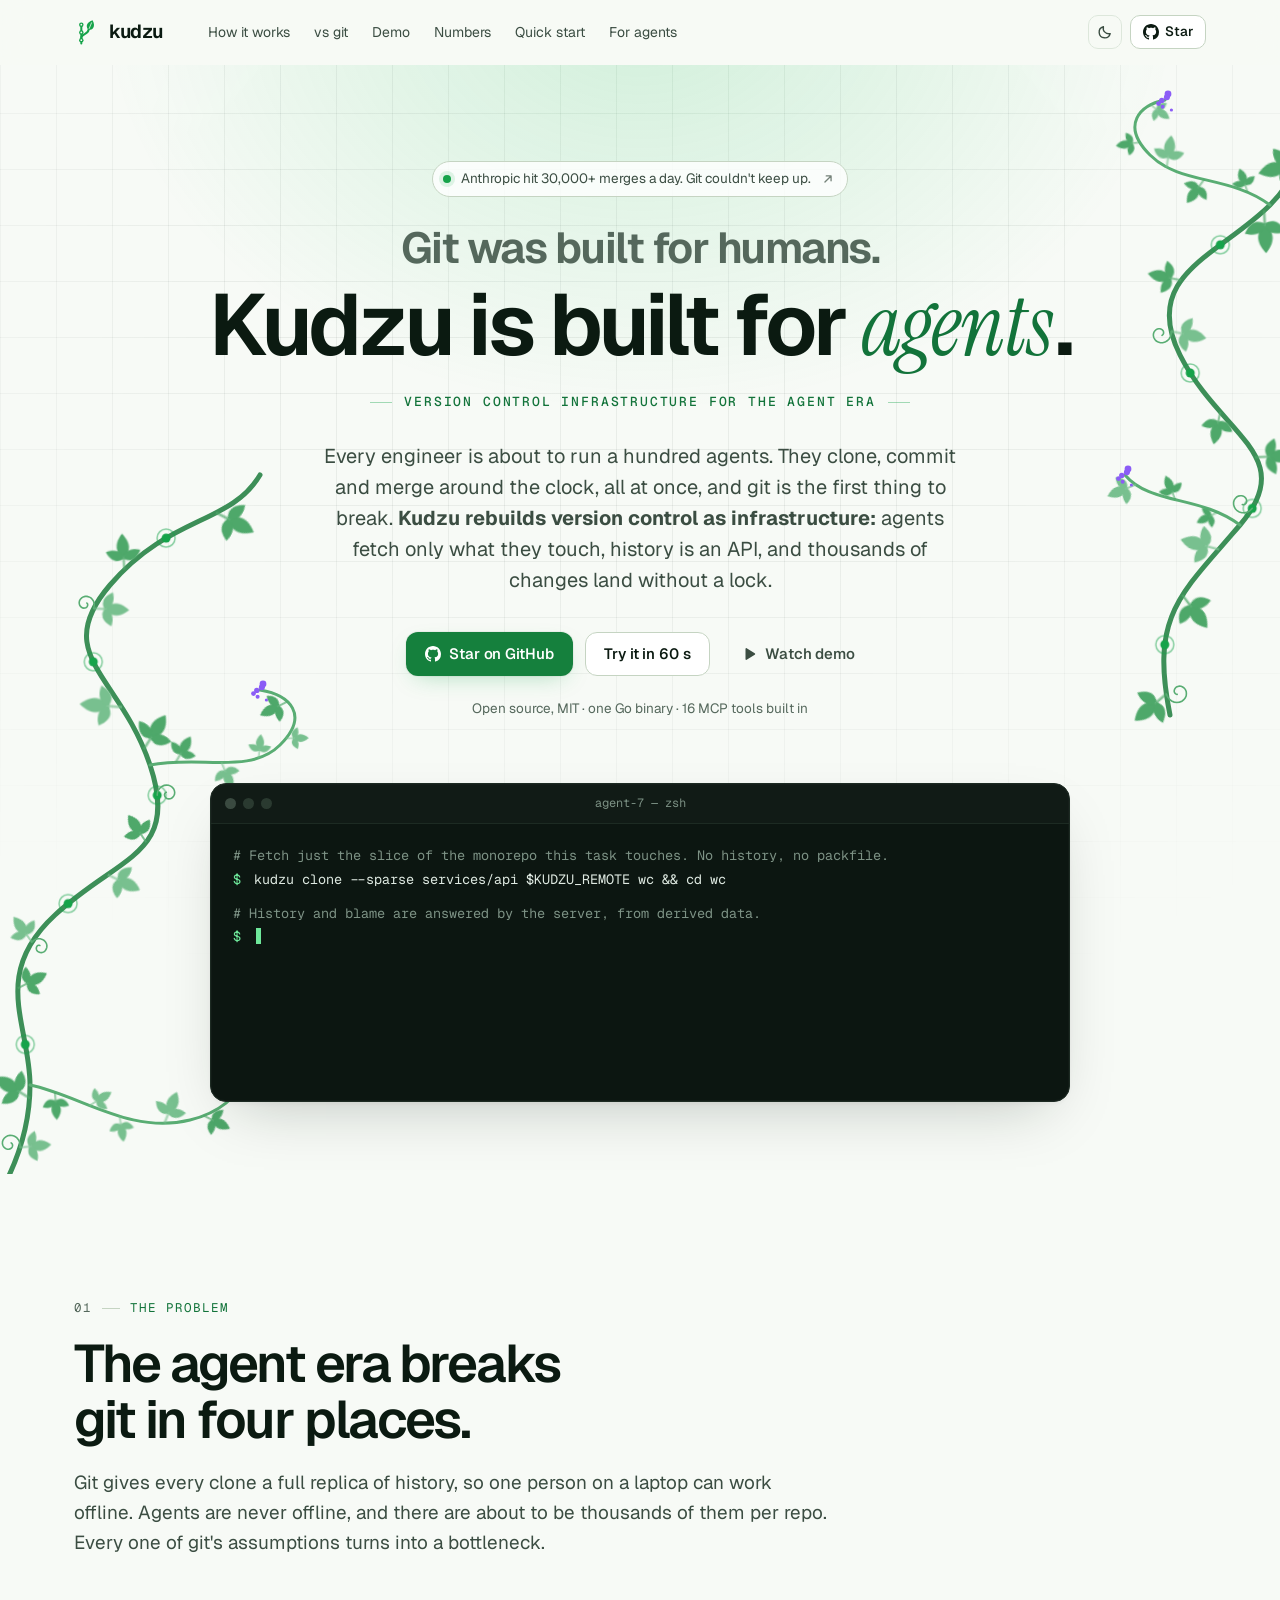
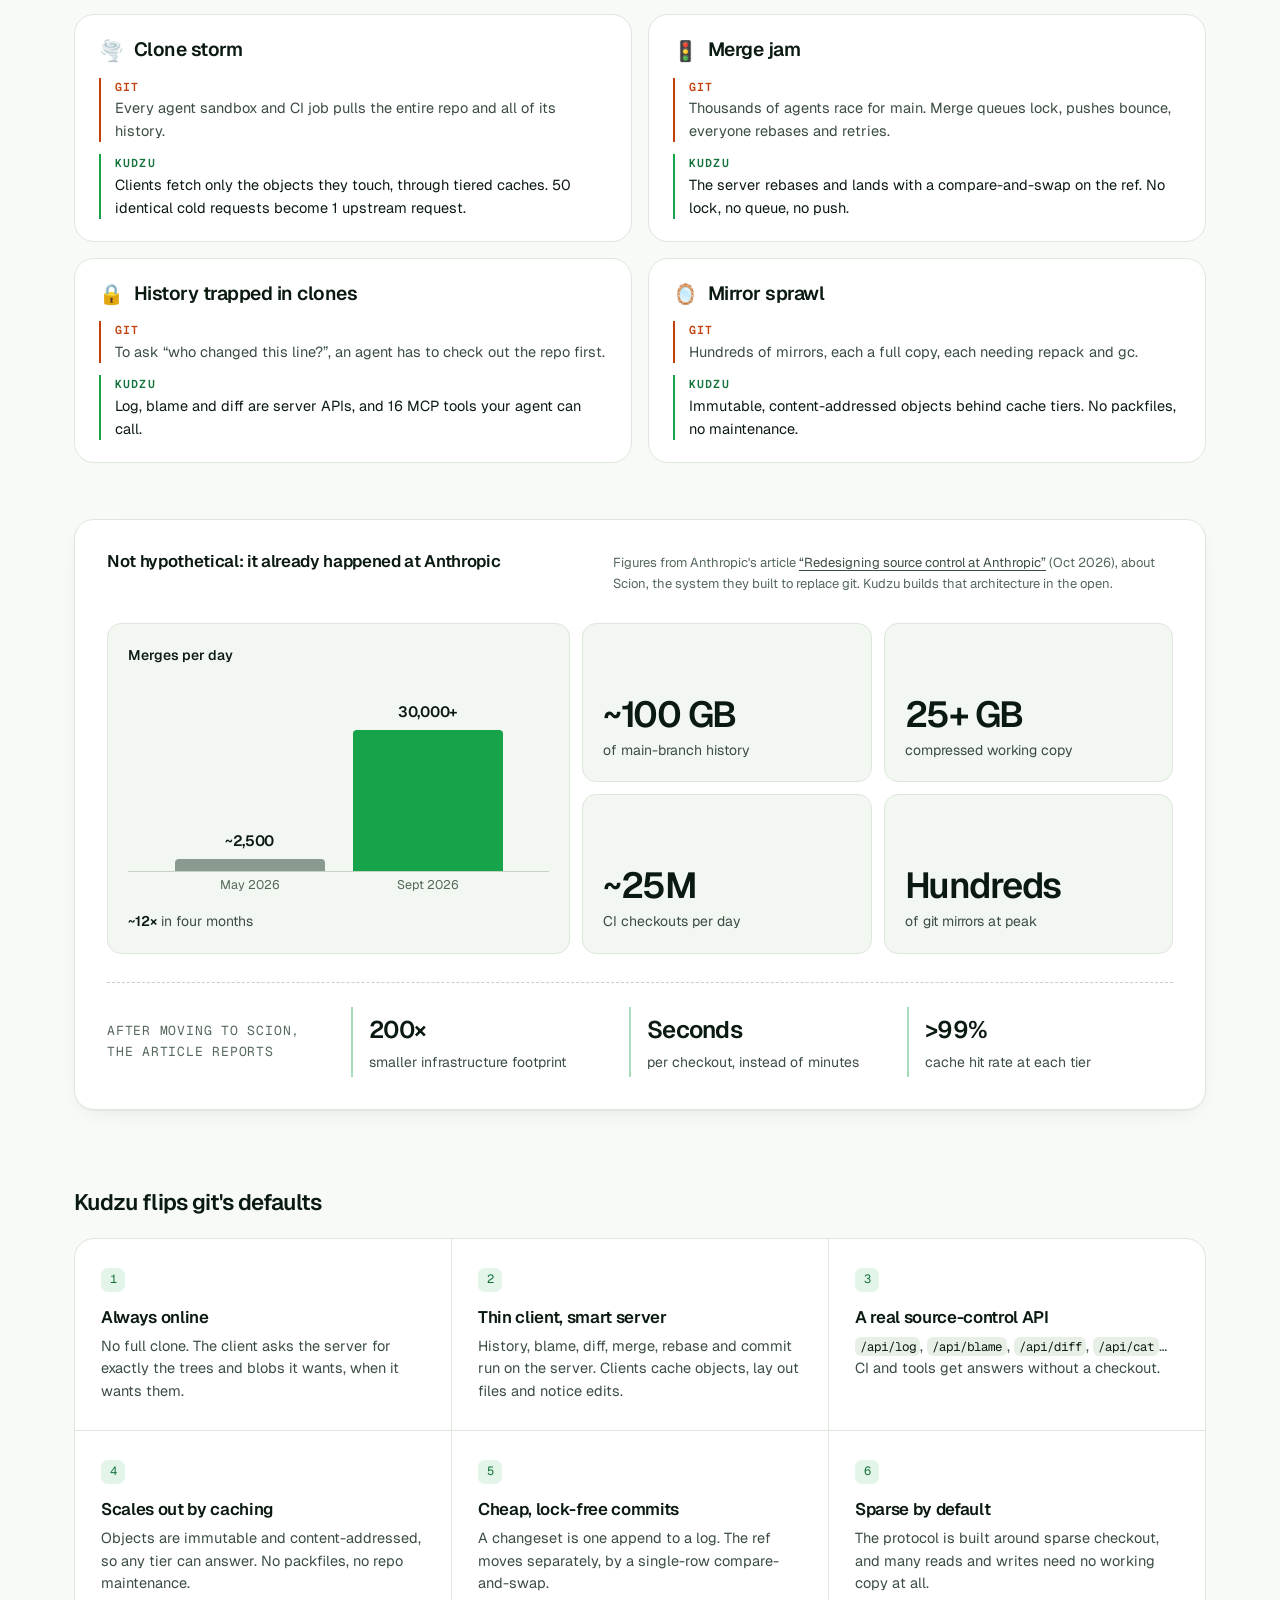
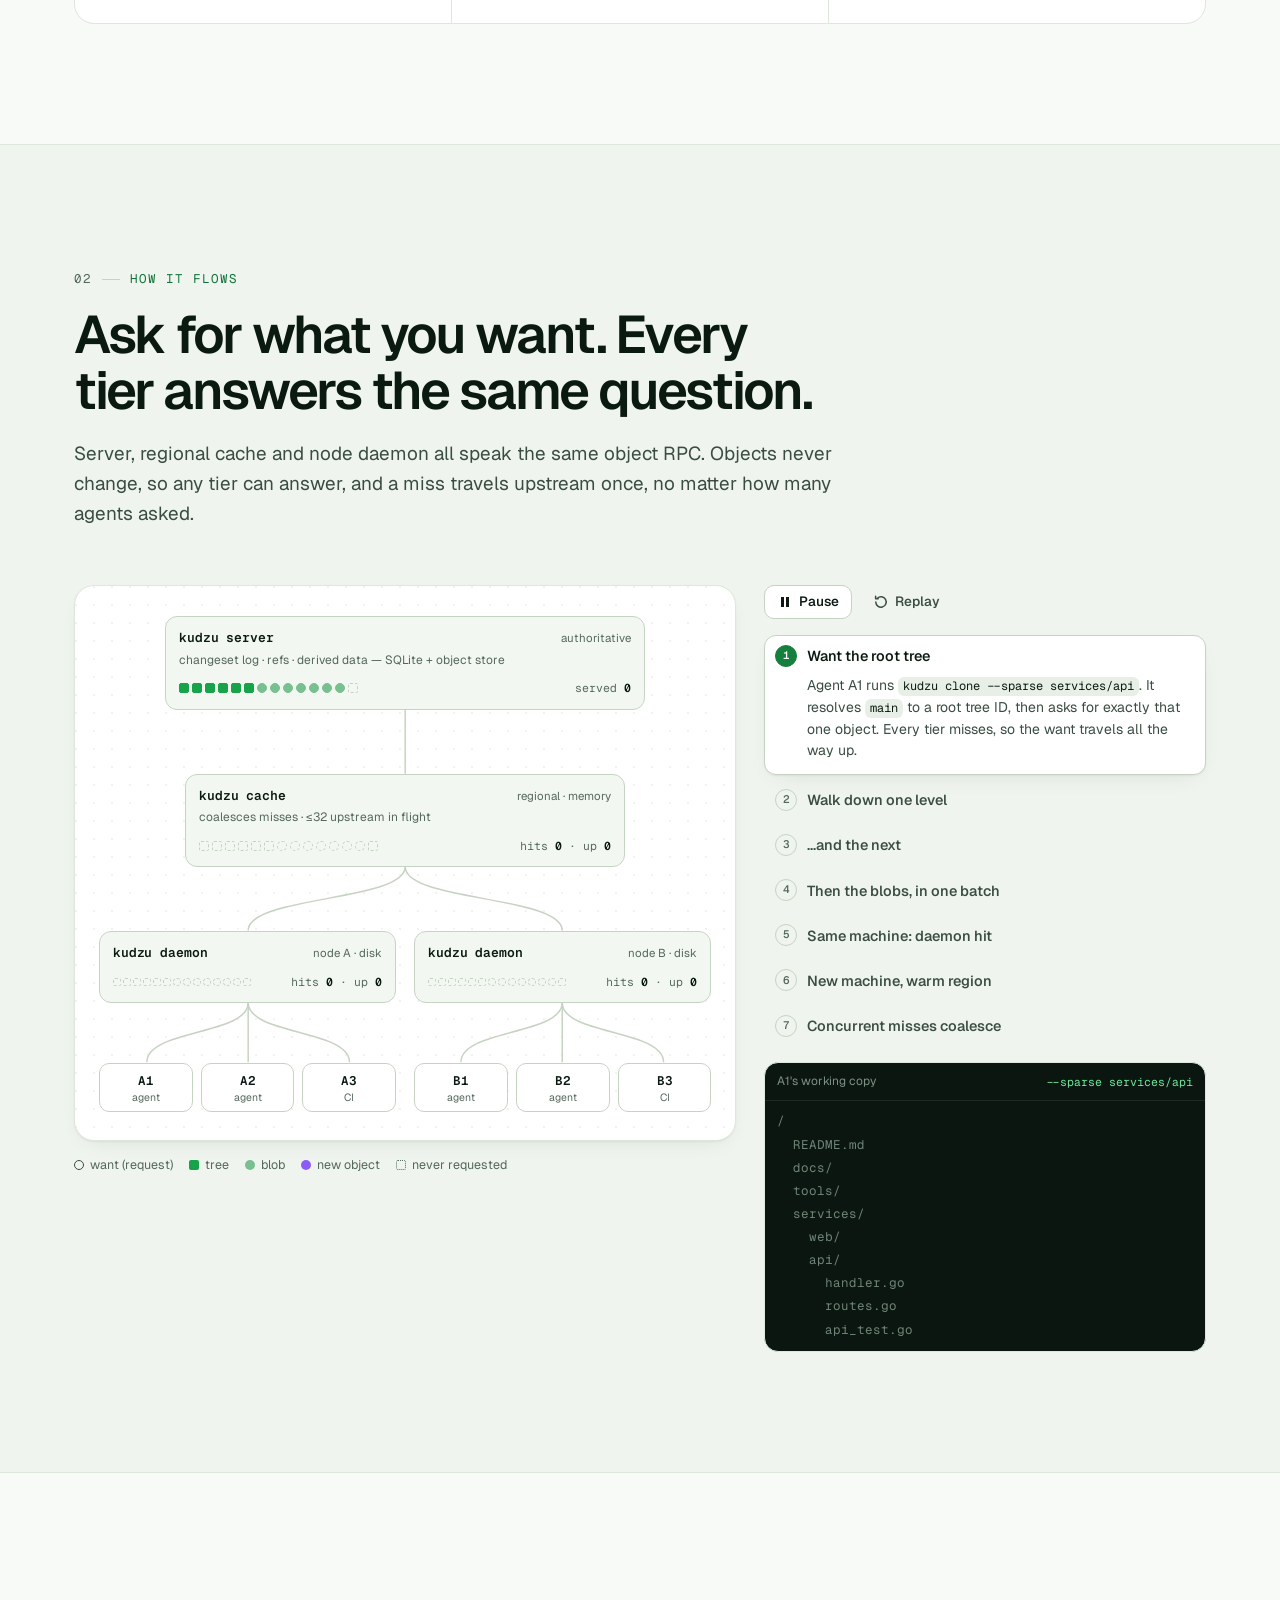
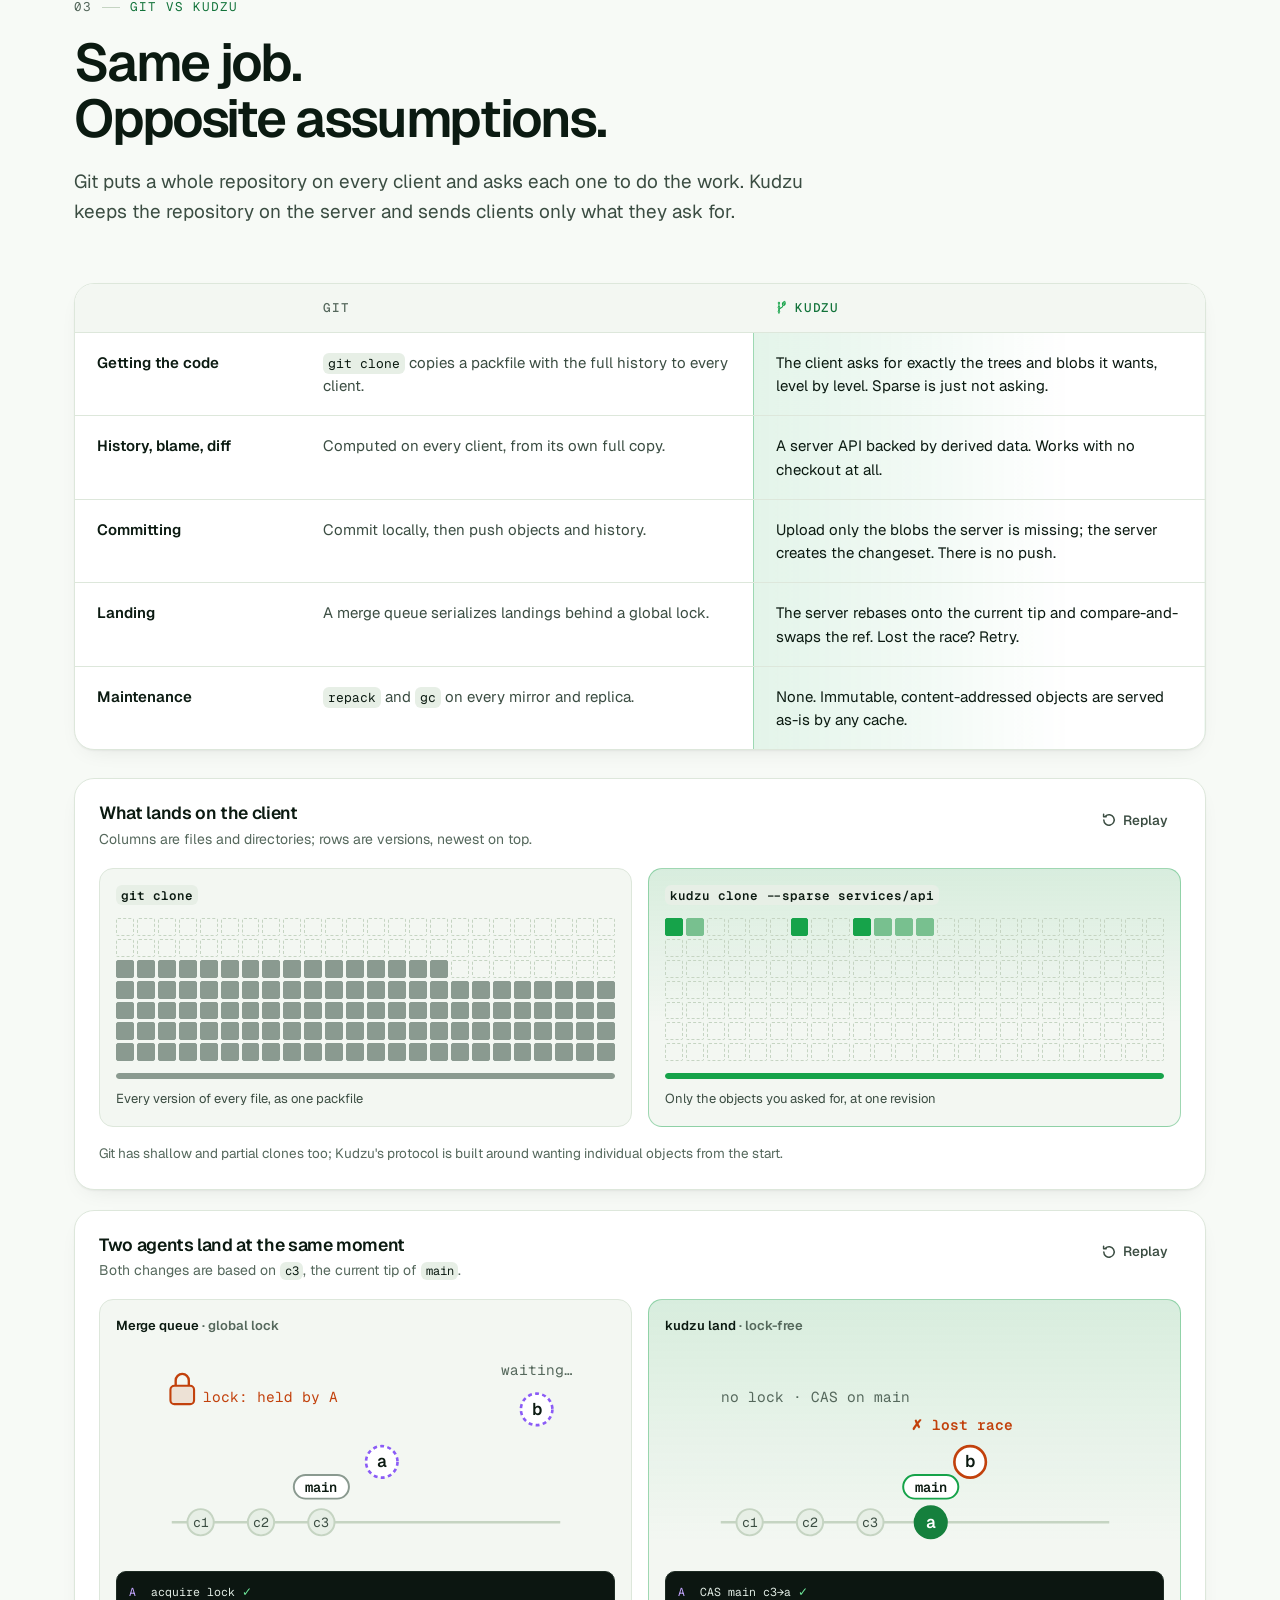
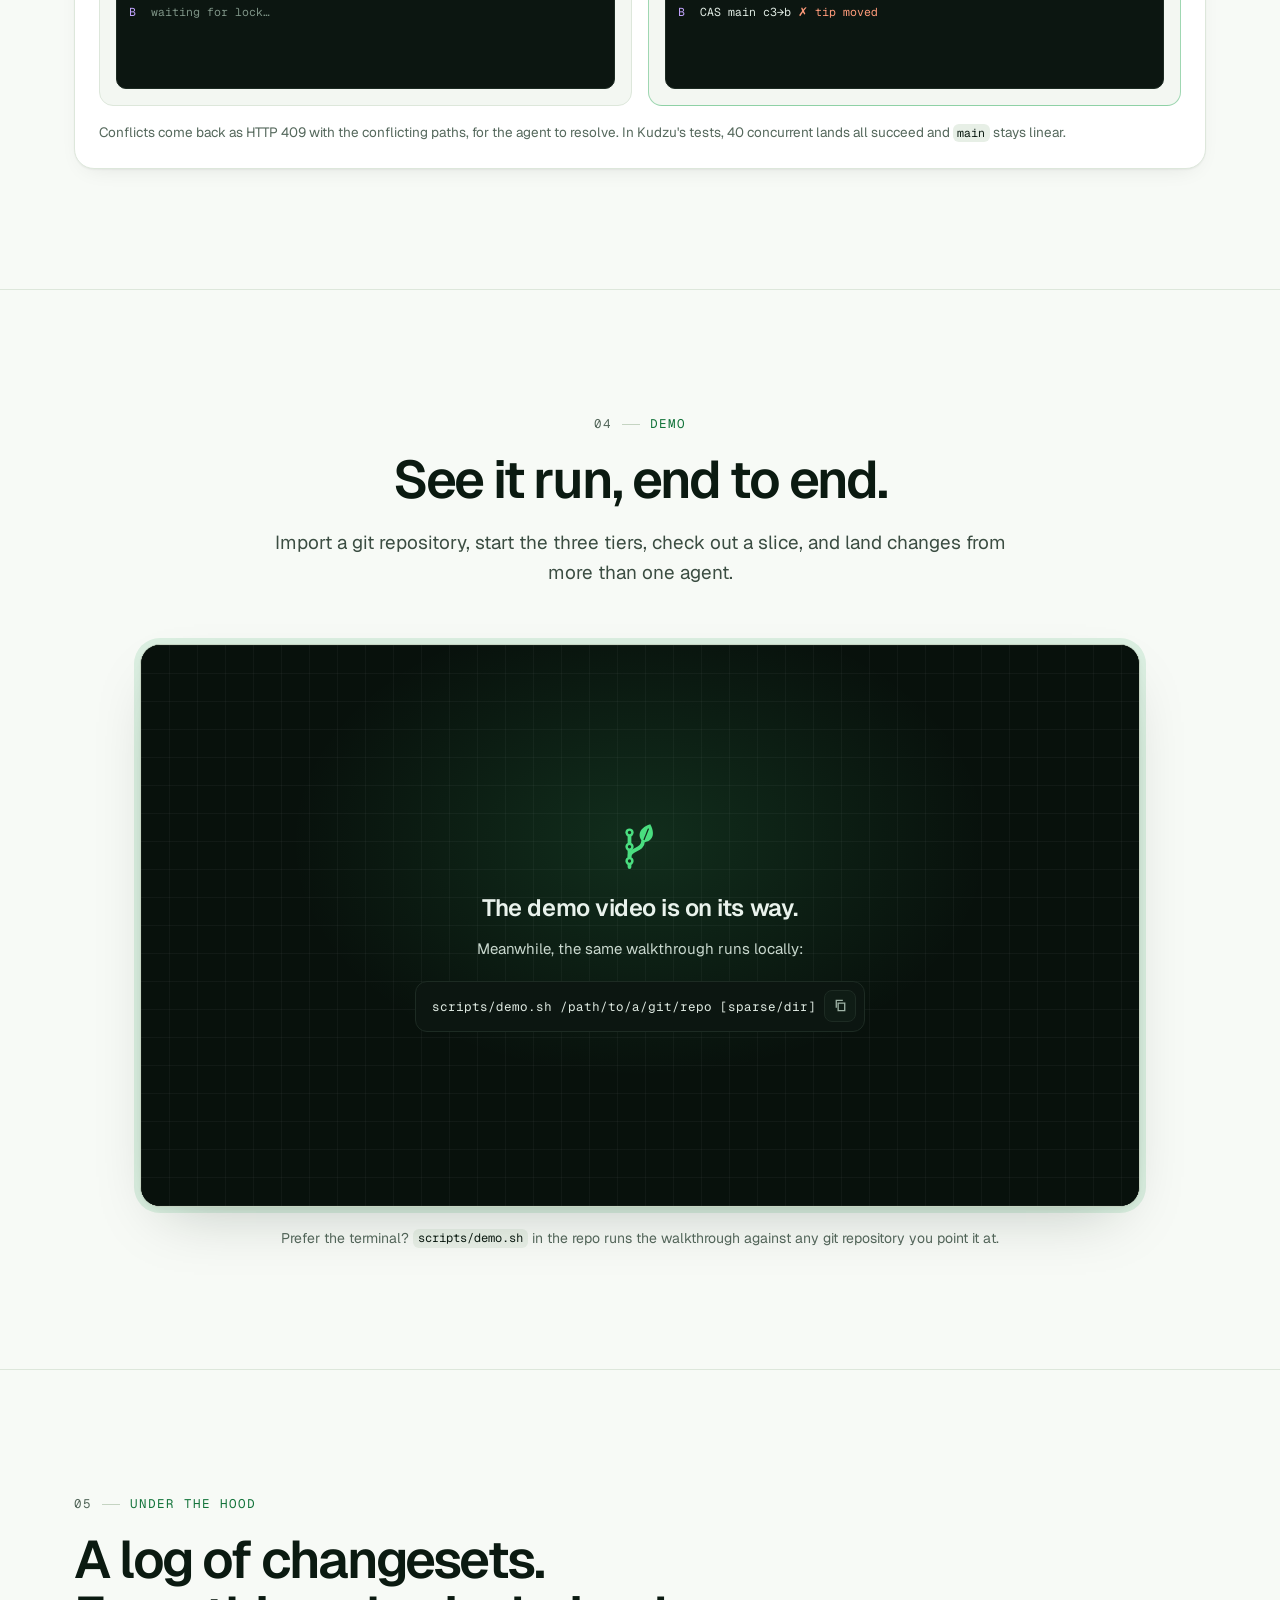
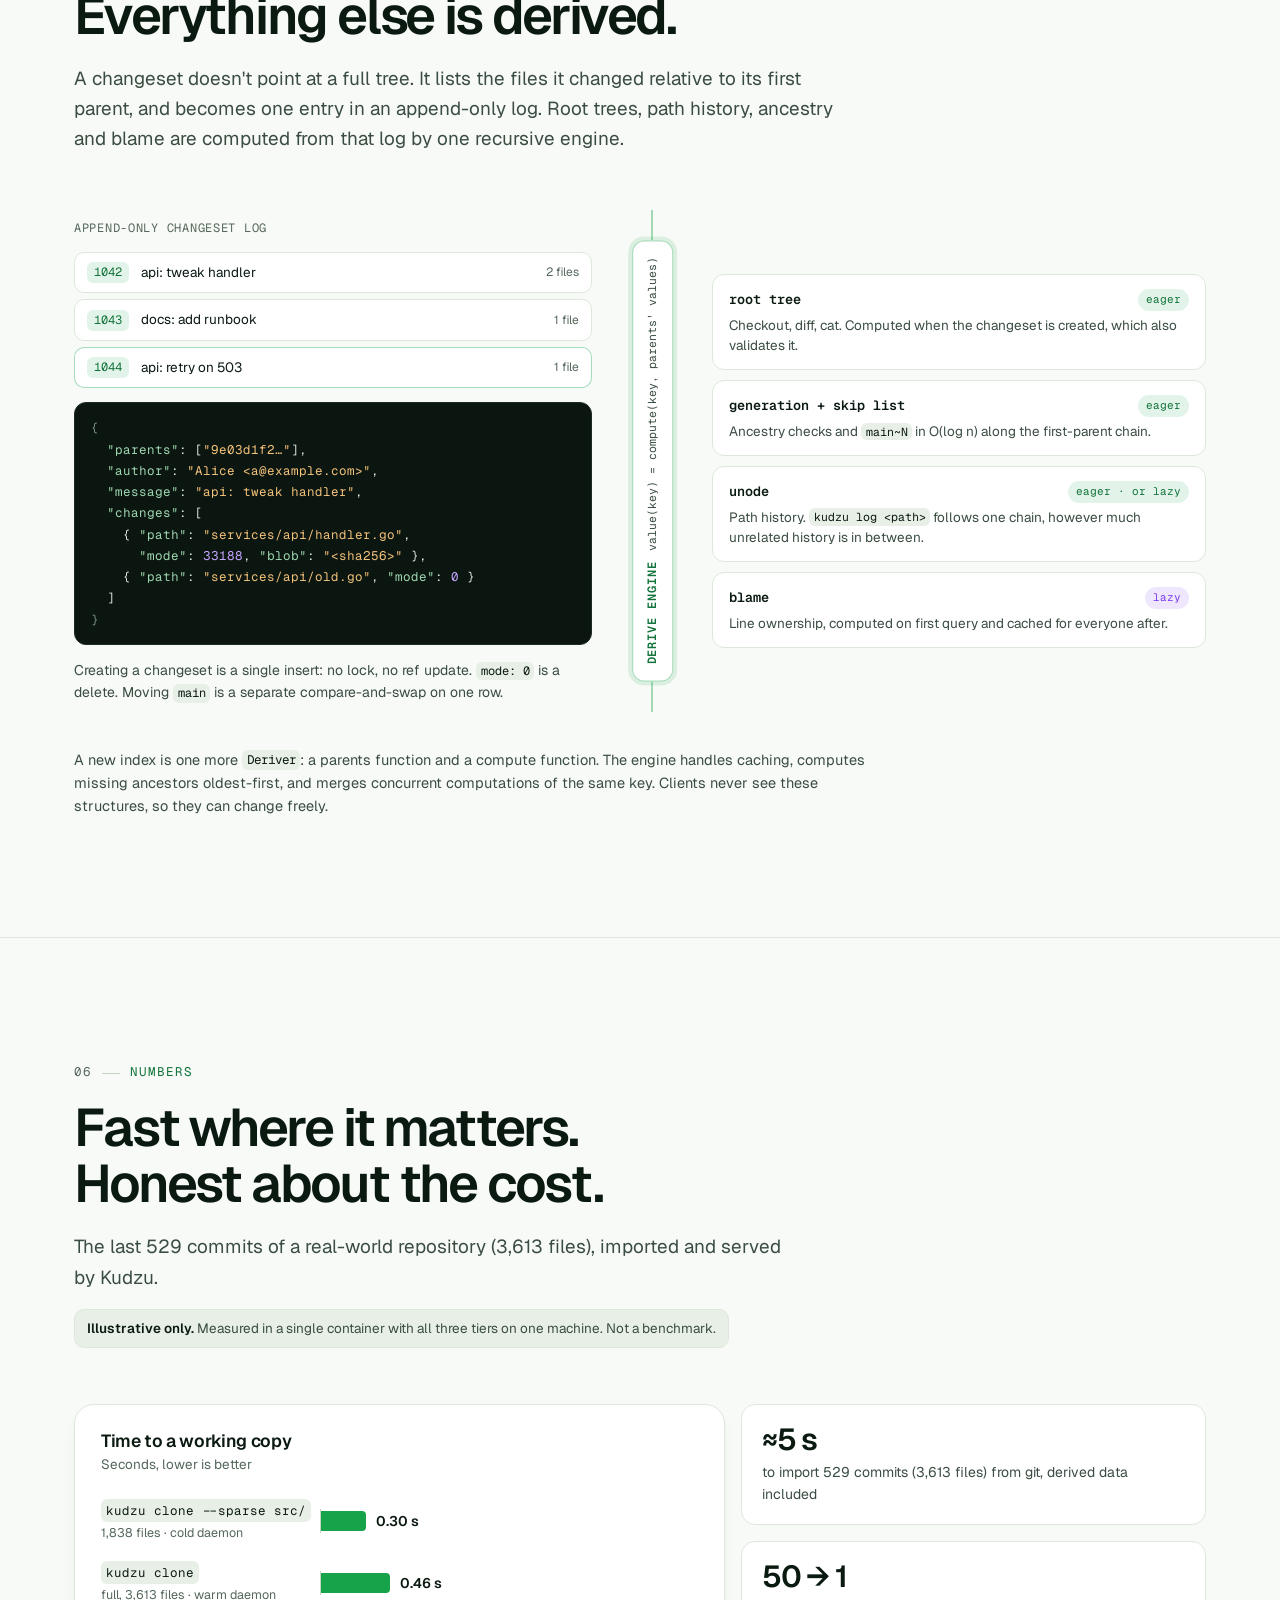
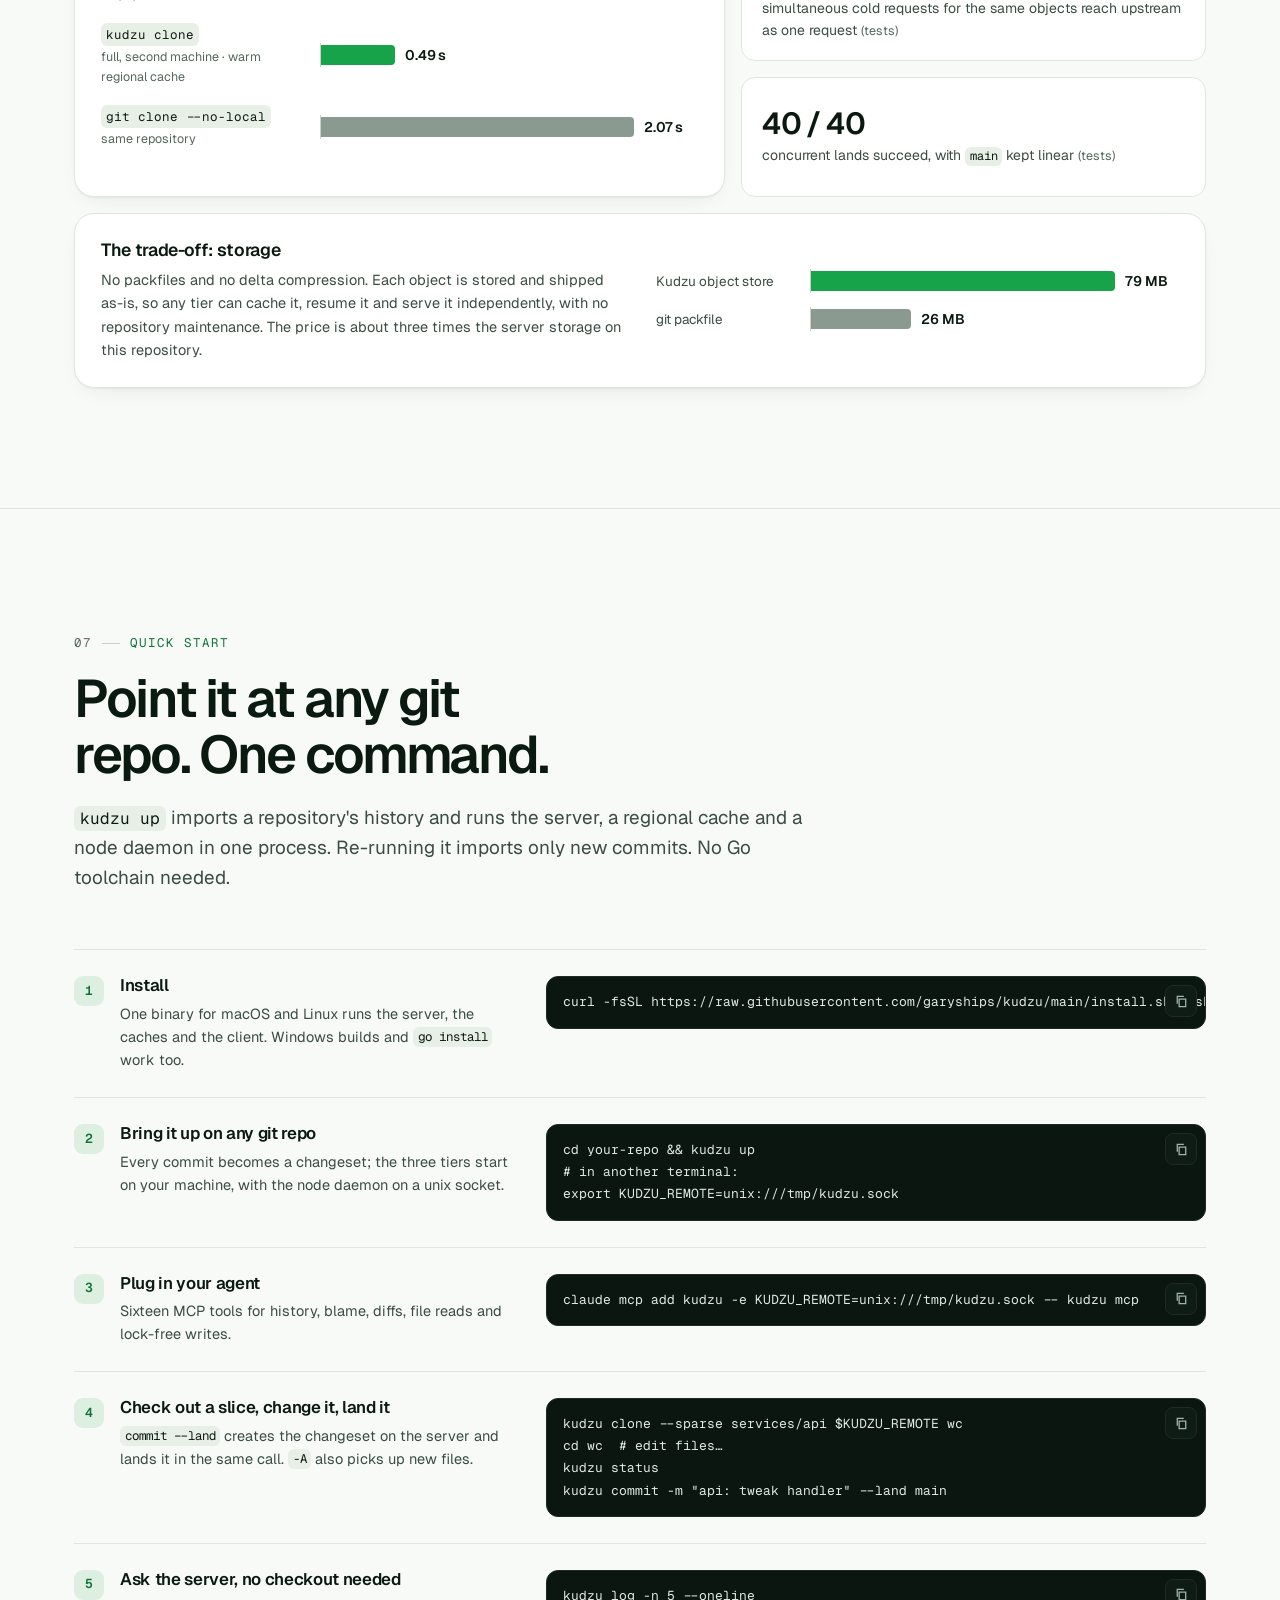
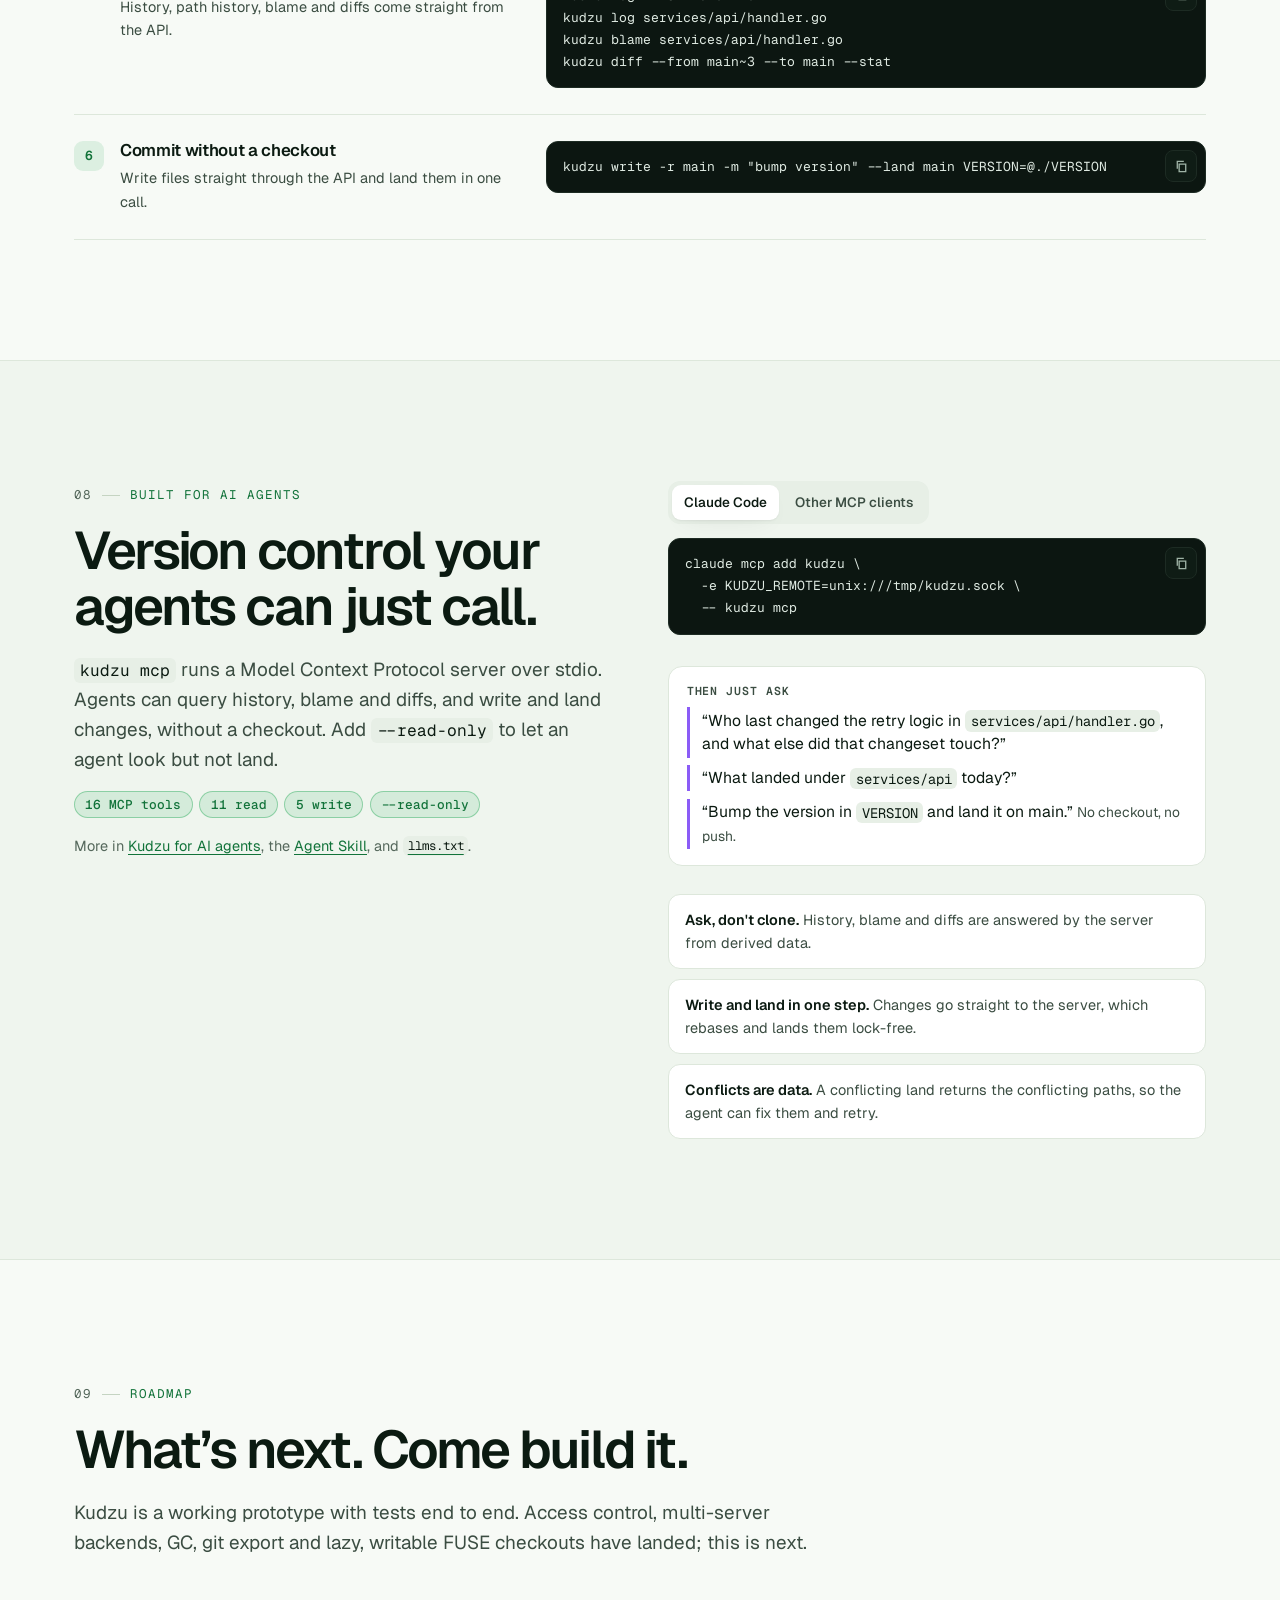
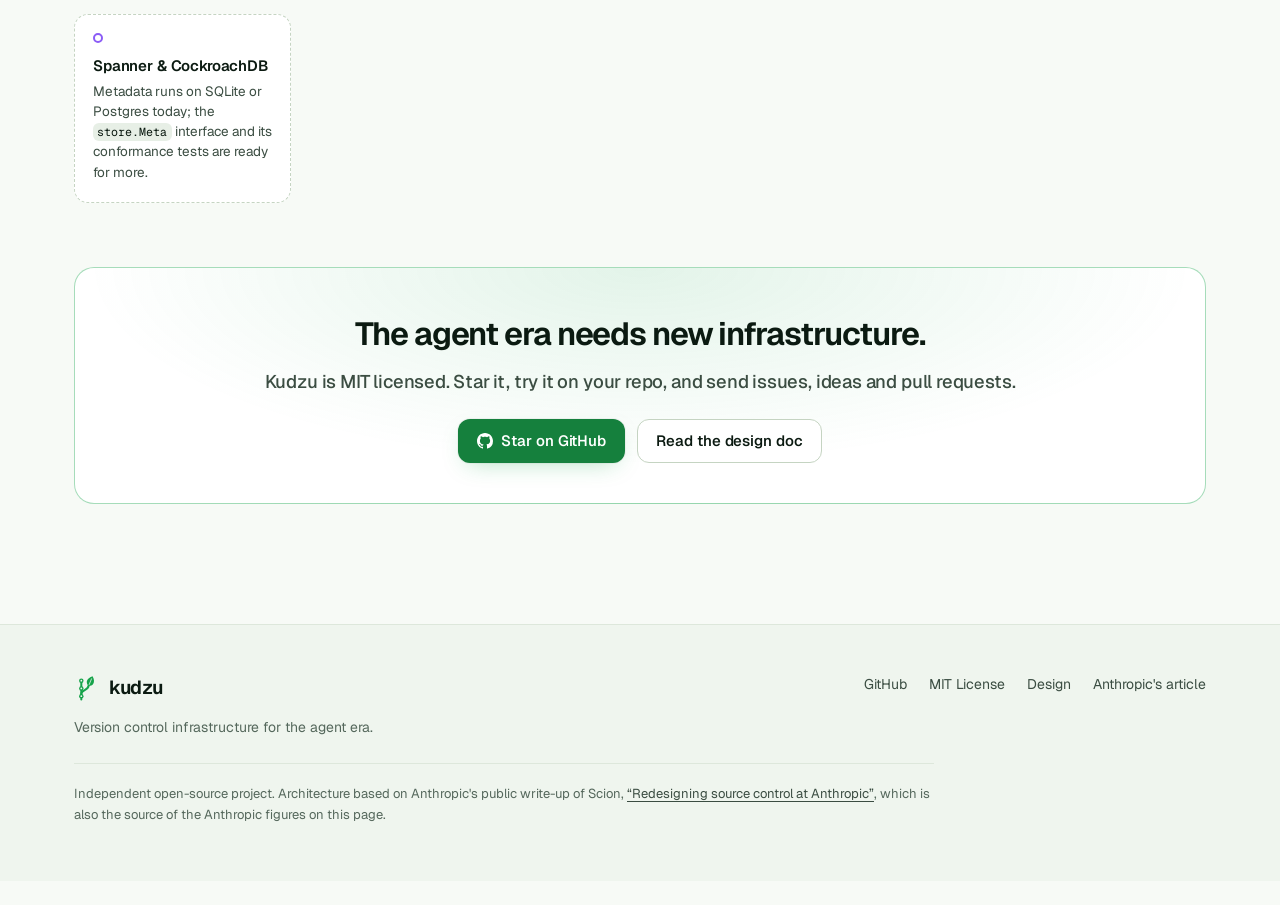
<file: docs/index.html>
<!doctype html>
<html lang="en">
<head>
<meta charset="utf-8">
<meta name="viewport" content="width=device-width, initial-scale=1">
<title>Kudzu — Git was built for humans. Kudzu is built for agents.</title>
<meta name="description" content="Version control infrastructure for the agent era. No full clones, history as an API, lock-free landing for thousands of concurrent agents. MCP-native, open source.">
<meta name="theme-color" content="#07100b" media="(prefers-color-scheme: dark)">
<meta name="theme-color" content="#f7faf6" media="(prefers-color-scheme: light)">
<meta name="color-scheme" content="dark light">
<link rel="canonical" href="https://garyships.github.io/kudzu/">
<link rel="icon" href="assets/site/favicon.svg" type="image/svg+xml">
<link rel="apple-touch-icon" href="assets/logo/kudzu-icon-512.png">

<meta property="og:type" content="website">
<meta property="og:site_name" content="Kudzu">
<meta property="og:url" content="https://garyships.github.io/kudzu/">
<meta property="og:title" content="Kudzu — Git was built for humans. Kudzu is built for agents.">
<meta property="og:description" content="Every engineer is about to run a hundred agents, and git breaks first. Kudzu is version control infrastructure for the agent era. Open source.">
<meta property="og:image" content="https://garyships.github.io/kudzu/assets/site/og.png">
<meta property="og:image:width" content="1200">
<meta property="og:image:height" content="630">
<meta property="og:image:alt" content="Kudzu. Git was built for humans. Kudzu is built for agents. Version control infrastructure for the agent era.">
<meta name="twitter:card" content="summary_large_image">
<meta name="twitter:title" content="Kudzu — Git was built for humans. Kudzu is built for agents.">
<meta name="twitter:description" content="Every engineer is about to run a hundred agents, and git breaks first. Kudzu is version control infrastructure for the agent era. Open source.">
<meta name="twitter:image" content="https://garyships.github.io/kudzu/assets/site/og.png">
<meta name="twitter:image:alt" content="Kudzu. Git was built for humans. Kudzu is built for agents.">

<link rel="preconnect" href="https://fonts.googleapis.com">
<link rel="preconnect" href="https://fonts.gstatic.com" crossorigin>
<link rel="stylesheet" href="https://fonts.googleapis.com/css2?family=Geist:wght@400..700&family=Geist+Mono:wght@400..600&family=Instrument+Serif:ital@1&display=swap">
<link rel="stylesheet" href="assets/site/style.css">
<script>try{var t=localStorage.getItem("kudzu-theme");if(t==="light"||t==="dark")document.documentElement.setAttribute("data-theme",t)}catch(e){}document.documentElement.classList.add("js")</script>
<script src="assets/site/site.js" defer></script>
<script src="assets/site/flow.js" defer></script>
</head>
<body>
<a class="skip-link" href="#main">Skip to content</a>

<!-- Shared SVG symbols -->
<svg width="0" height="0" style="position:absolute" aria-hidden="true" focusable="false">
  <defs>
    <mask id="kz-logo-cut" maskUnits="userSpaceOnUse" x="-10" y="-10" width="84" height="84">
      <rect x="-10" y="-10" width="84" height="84" fill="#fff"/>
      <g fill="#000"><circle cx="22" cy="50" r="2.2"/><circle cx="22" cy="31" r="2.2"/><circle cx="22" cy="12" r="2.2"/></g>
      <path transform="translate(40 25) rotate(22)" d="M0 -4 L0 -19" stroke="#000" stroke-width="1.7" stroke-linecap="round"/>
    </mask>
    <!-- The Kudzu mark: a commit graph that grows a leaf (docs/assets/logo/) -->
    <symbol id="i-logo" viewBox="0 0 64 64">
      <g transform="translate(-4 2)"><g mask="url(#kz-logo-cut)">
        <g fill="none" stroke="currentColor" stroke-width="5" stroke-linecap="round"><path d="M22 58 L22 12"/><path d="M22 44 C22 34 40 36 40 24"/></g>
        <g fill="currentColor"><circle cx="22" cy="50" r="5.5"/><circle cx="22" cy="31" r="5.5"/><circle cx="22" cy="12" r="5.5"/></g>
        <path transform="translate(40 25) rotate(22)" d="M0 0 C9 -4 14 -14 0 -26 C-14 -14 -9 -4 0 0Z" fill="currentColor"/>
      </g></g>
    </symbol>
    <symbol id="i-leaf" viewBox="-24 -50 48 54">
      <path d="M0 4 L0 -14" fill="none" stroke="currentColor" stroke-width="3" stroke-linecap="round" opacity=".7"/>
      <path transform="translate(0 -13)" d="M0 0 C9 -6 13 -17 0 -32 C-13 -17 -9 -6 0 0Z" fill="currentColor"/>
      <path transform="translate(0 -11) rotate(-66) scale(.8)" d="M0 0 C9 -6 13 -17 0 -32 C-13 -17 -9 -6 0 0Z" fill="currentColor"/>
      <path transform="translate(0 -11) rotate(66) scale(.8)" d="M0 0 C9 -6 13 -17 0 -32 C-13 -17 -9 -6 0 0Z" fill="currentColor"/>
    </symbol>
    <symbol id="i-github" viewBox="0 0 16 16"><path fill="currentColor" d="M8 0C3.58 0 0 3.58 0 8c0 3.54 2.29 6.53 5.47 7.59.4.07.55-.17.55-.38 0-.19-.01-.82-.01-1.49-2.01.37-2.53-.49-2.69-.94-.09-.23-.48-.94-.82-1.13-.28-.15-.68-.52-.01-.53.63-.01 1.08.58 1.23.82.72 1.21 1.87.87 2.33.66.07-.52.28-.87.51-1.07-1.78-.2-3.64-.89-3.64-3.95 0-.87.31-1.59.82-2.15-.08-.2-.36-1.02.08-2.12 0 0 .67-.21 2.2.82.64-.18 1.32-.27 2-.27.68 0 1.36.09 2 .27 1.53-1.04 2.2-.82 2.2-.82.44 1.1.16 1.92.08 2.12.51.56.82 1.27.82 2.15 0 3.07-1.87 3.75-3.65 3.95.29.25.54.73.54 1.48 0 1.07-.01 1.93-.01 2.2 0 .21.15.46.55.38A8.013 8.013 0 0016 8c0-4.42-3.58-8-8-8z"/></symbol>
    <symbol id="i-play" viewBox="0 0 16 16"><path fill="currentColor" d="M4.5 2.8v10.4c0 .6.66.97 1.17.65l8.1-5.2a.77.77 0 000-1.3l-8.1-5.2A.77.77 0 004.5 2.8z"/></symbol>
    <symbol id="i-copy" viewBox="0 0 16 16"><path fill="none" stroke="currentColor" stroke-width="1.4" d="M5.5 5.5h7v8h-7zM3.5 10.5v-8h7"/></symbol>
    <symbol id="i-check" viewBox="0 0 16 16"><path fill="none" stroke="currentColor" stroke-width="1.8" stroke-linecap="round" stroke-linejoin="round" d="M3 8.5l3.2 3L13 4.5"/></symbol>
    <symbol id="i-replay" viewBox="0 0 16 16"><path fill="none" stroke="currentColor" stroke-width="1.5" stroke-linecap="round" stroke-linejoin="round" d="M2.8 8a5.2 5.2 0 1 0 1.6-3.75M2.6 2.2v2.6h2.6"/></symbol>
    <symbol id="i-pause" viewBox="0 0 16 16"><path fill="currentColor" d="M4 3h3v10H4zM9 3h3v10H9z"/></symbol>
    <symbol id="i-arrow" viewBox="0 0 16 16"><path fill="none" stroke="currentColor" stroke-width="1.5" stroke-linecap="round" stroke-linejoin="round" d="M4.5 11.5l7-7M6 4.5h5.5V10"/></symbol>
    <symbol id="i-sun" viewBox="0 0 16 16"><g fill="none" stroke="currentColor" stroke-width="1.4" stroke-linecap="round"><circle cx="8" cy="8" r="3"/><path d="M8 1.5v1.3M8 13.2v1.3M1.5 8h1.3M13.2 8h1.3M3.4 3.4l.9.9M11.7 11.7l.9.9M3.4 12.6l.9-.9M11.7 4.3l.9-.9"/></g></symbol>
    <symbol id="i-moon" viewBox="0 0 16 16"><path fill="none" stroke="currentColor" stroke-width="1.4" stroke-linejoin="round" d="M13.2 9.6A5.6 5.6 0 0 1 6.4 2.8a5.6 5.6 0 1 0 6.8 6.8z"/></symbol>
  </defs>
</svg>

<header class="nav" id="nav">
  <div class="nav-inner">
    <a class="brand" href="#top" aria-label="Kudzu home">
      <svg class="brand-mark" aria-hidden="true"><use href="#i-logo"/></svg>
      <span>kudzu</span>
    </a>
    <nav class="nav-links" aria-label="Sections">
      <a href="#how">How it works</a>
      <a href="#vs-git">vs git</a>
      <a href="#demo">Demo</a>
      <a href="#numbers">Numbers</a>
      <a href="#quickstart">Quick start</a>
      <a href="#agents">For agents</a>
    </nav>
    <div class="nav-actions">
      <button class="icon-btn" id="theme-toggle" type="button" aria-label="Switch color theme">
        <svg class="i-sun" aria-hidden="true"><use href="#i-sun"/></svg>
        <svg class="i-moon" aria-hidden="true"><use href="#i-moon"/></svg>
      </button>
      <a class="btn btn-sm btn-secondary gh-star" href="https://github.com/garyships/kudzu" aria-label="Star Kudzu on GitHub">
        <svg class="i" aria-hidden="true"><use href="#i-github"/></svg><span>Star</span><span class="star-count" data-stars hidden></span>
      </a>
    </div>
  </div>
</header>

<main id="main">

<!-- ============ HERO ============ -->
<section class="hero" id="top" aria-labelledby="hero-title">
  <div class="hero-bg" aria-hidden="true"></div>
  <svg class="vine vine-left" viewBox="0 0 420 760" aria-hidden="true" focusable="false">
    <path class="vine-stem" d="M-20 770 C 40 720, 70 650, 70 590 S 30 480, 95 420 S 220 360, 190 270 S 90 160, 150 90 S 270 30, 300 -20"/>
    <path class="vine-stem thin" d="M70 590 C 120 600, 170 640, 230 625 S 300 560, 280 530"/>
    <path class="vine-stem thin" d="M190 270 C 240 260, 290 280, 320 250 S 330 200, 300 195"/>
  </svg>
  <svg class="vine vine-right" viewBox="0 0 420 640" aria-hidden="true" focusable="false">
    <path class="vine-stem" d="M440 -20 C 400 40, 410 100, 360 150 S 230 220, 270 300 S 390 400, 330 470 S 240 560, 260 660"/>
    <path class="vine-stem thin" d="M360 150 C 320 120, 270 130, 240 100 S 230 50, 255 45"/>
    <path class="vine-stem thin" d="M330 470 C 290 440, 240 450, 215 420"/>
  </svg>

  <div class="container hero-inner">
    <a class="pill" href="https://www.anthropic.com/engineering/redesigning-source-control">
      <span class="pill-dot" aria-hidden="true"></span>
      Anthropic hit 30,000+ merges a day. Git couldn't keep&nbsp;up.
      <svg class="i" aria-hidden="true"><use href="#i-arrow"/></svg>
    </a>
    <h1 id="hero-title">
      <span class="h1-pre">Git was built for humans.</span>
      Kudzu is built for&nbsp;<em>agents</em>.
    </h1>
    <p class="hero-kicker">Version control infrastructure for the agent era</p>
    <p class="hero-lead">
      Every engineer is about to run a hundred agents. They clone, commit and merge around the clock, all at once,
      and git is the first thing to break.
      <strong>Kudzu rebuilds version control as infrastructure:</strong>
      agents fetch only what they touch, history is an API, and thousands of changes land without a lock.
    </p>
    <div class="cta">
      <a class="btn btn-primary" href="https://github.com/garyships/kudzu">
        <svg class="i" aria-hidden="true"><use href="#i-github"/></svg>Star on GitHub<span class="star-count" data-stars hidden></span>
      </a>
      <a class="btn btn-secondary" href="#quickstart">Try it in 60&nbsp;s</a>
      <a class="btn btn-ghost" href="#demo">
        <svg class="i" aria-hidden="true"><use href="#i-play"/></svg>Watch demo
      </a>
    </div>
    <p class="hero-note">
      Open source, MIT · one Go binary · 16 MCP tools built in
    </p>
  </div>

  <div class="container">
    <figure class="terminal" id="hero-terminal" aria-label="Example terminal session">
      <div class="terminal-bar" aria-hidden="true">
        <span class="dots"><i></i><i></i><i></i></span>
        <span class="terminal-title">agent-7 — zsh</span>
        <span></span>
      </div>
      <pre class="terminal-body"><code><span class="t-line t-com"># Fetch just the slice of the monorepo this task touches. No history, no packfile.</span>
<span class="t-line t-cmd"><span class="t-ps">$</span> kudzu clone --sparse services/api $KUDZU_REMOTE wc &amp;&amp; cd wc</span>
<span class="t-line t-com"># History and blame are answered by the server, from derived data.</span>
<span class="t-line t-cmd"><span class="t-ps">$</span> kudzu log services/api/handler.go</span>
<span class="t-line t-cmd"><span class="t-ps">$</span> kudzu blame services/api/handler.go</span>
<span class="t-line t-com"># The server creates the changeset, rebases it onto main and lands it. No push, no queue.</span>
<span class="t-line t-cmd"><span class="t-ps">$</span> kudzu commit -m "api: retry on 503" --land main</span>
<span class="t-line t-out">created 3f9c2a71b0de (1 file)</span>
<span class="t-line t-out t-ok">landed 8a41d07e5c22 on main (rebased, 2 attempts)</span><span class="t-caret" aria-hidden="true"></span></code></pre>
    </figure>
  </div>
</section>

<!-- ============ PROBLEM ============ -->
<section class="section" id="problem" aria-labelledby="problem-title">
  <div class="container">
    <header class="section-head">
      <p class="eyebrow"><span>01</span> The problem</p>
      <h2 id="problem-title">The agent era breaks git in four&nbsp;places.</h2>
      <p class="lead">
        Git gives every clone a full replica of history, so one person on a laptop can work offline.
        Agents are never offline, and there are about to be thousands of them per repo. Every one of
        git's assumptions turns into a bottleneck.
      </p>
    </header>

    <div class="breaks">
      <article class="break" data-reveal>
        <h3><span class="break-ico" aria-hidden="true">🌪️</span>Clone storm</h3>
        <p class="break-git"><b>Git</b>Every agent sandbox and CI job pulls the entire repo and all of its history.</p>
        <p class="break-kz"><b>Kudzu</b>Clients fetch only the objects they touch, through tiered caches. 50 identical cold requests become 1 upstream request.</p>
      </article>
      <article class="break" data-reveal>
        <h3><span class="break-ico" aria-hidden="true">🚦</span>Merge jam</h3>
        <p class="break-git"><b>Git</b>Thousands of agents race for main. Merge queues lock, pushes bounce, everyone rebases and retries.</p>
        <p class="break-kz"><b>Kudzu</b>The server rebases and lands with a compare-and-swap on the ref. No lock, no queue, no push.</p>
      </article>
      <article class="break" data-reveal>
        <h3><span class="break-ico" aria-hidden="true">🔒</span>History trapped in clones</h3>
        <p class="break-git"><b>Git</b>To ask “who changed this line?”, an agent has to check out the repo first.</p>
        <p class="break-kz"><b>Kudzu</b>Log, blame and diff are server APIs, and 16 MCP tools your agent can call.</p>
      </article>
      <article class="break" data-reveal>
        <h3><span class="break-ico" aria-hidden="true">🪞</span>Mirror sprawl</h3>
        <p class="break-git"><b>Git</b>Hundreds of mirrors, each a full copy, each needing repack and gc.</p>
        <p class="break-kz"><b>Kudzu</b>Immutable, content-addressed objects behind cache tiers. No packfiles, no maintenance.</p>
      </article>
    </div>

    <div class="scale" data-reveal>
      <div class="scale-head">
        <h3>Not hypothetical: it already happened at Anthropic</h3>
        <p class="source">Figures from Anthropic's article <a href="https://www.anthropic.com/engineering/redesigning-source-control">“Redesigning source control at Anthropic”</a> (Oct&nbsp;2026), about Scion, the system they built to replace git. Kudzu builds that architecture in the open.</p>
      </div>
      <div class="scale-grid">
        <div class="tile tile-feature">
          <p class="tile-label">Merges per day</p>
          <div class="merge-bars" role="img" aria-label="Merges per day grew from about 2,500 in May 2026 to more than 30,000 in September 2026.">
            <div class="mbar" style="--v:.0833">
              <span class="mbar-val">~2,500</span>
              <span class="mbar-fill"></span>
              <span class="mbar-lab">May 2026</span>
            </div>
            <div class="mbar mbar-accent" style="--v:1">
              <span class="mbar-val">30,000+</span>
              <span class="mbar-fill"></span>
              <span class="mbar-lab">Sept 2026</span>
            </div>
          </div>
          <p class="tile-foot"><b>~12×</b> in four months</p>
        </div>
        <div class="tile"><p class="tile-value">~100&nbsp;GB</p><p class="tile-label">of main-branch history</p></div>
        <div class="tile"><p class="tile-value">25+&nbsp;GB</p><p class="tile-label">compressed working copy</p></div>
        <div class="tile"><p class="tile-value">~25M</p><p class="tile-label">CI checkouts per day</p></div>
        <div class="tile"><p class="tile-value">Hundreds</p><p class="tile-label">of git mirrors at peak</p></div>
      </div>
      <div class="after">
        <p class="after-label">After moving to Scion, the article reports</p>
        <ul class="after-list">
          <li><b>200×</b><span>smaller infrastructure footprint</span></li>
          <li><b>Seconds</b><span>per checkout, instead of minutes</span></li>
          <li><b>&gt;99%</b><span>cache hit rate at each tier</span></li>
        </ul>
      </div>
    </div>

    <div class="principles">
      <h3 class="principles-title">Kudzu flips git's defaults</h3>
      <div class="principles-grid">
        <article class="pcard" data-reveal>
          <span class="pcard-n">1</span>
          <h4>Always online</h4>
          <p>No full clone. The client asks the server for exactly the trees and blobs it wants, when it wants them.</p>
        </article>
        <article class="pcard" data-reveal>
          <span class="pcard-n">2</span>
          <h4>Thin client, smart server</h4>
          <p>History, blame, diff, merge, rebase and commit run on the server. Clients cache objects, lay out files and notice edits.</p>
        </article>
        <article class="pcard" data-reveal>
          <span class="pcard-n">3</span>
          <h4>A real source-control API</h4>
          <p><code>/api/log</code>, <code>/api/blame</code>, <code>/api/diff</code>, <code>/api/cat</code>… CI and tools get answers without a checkout.</p>
        </article>
        <article class="pcard" data-reveal>
          <span class="pcard-n">4</span>
          <h4>Scales out by caching</h4>
          <p>Objects are immutable and content-addressed, so any tier can answer. No packfiles, no repo maintenance.</p>
        </article>
        <article class="pcard" data-reveal>
          <span class="pcard-n">5</span>
          <h4>Cheap, lock-free commits</h4>
          <p>A changeset is one append to a log. The ref moves separately, by a single-row compare-and-swap.</p>
        </article>
        <article class="pcard" data-reveal>
          <span class="pcard-n">6</span>
          <h4>Sparse by default</h4>
          <p>The protocol is built around sparse checkout, and many reads and writes need no working copy at all.</p>
        </article>
      </div>
    </div>
  </div>
</section>

<!-- ============ FLOW (centrepiece) ============ -->
<section class="section section-flow" id="how" aria-labelledby="how-title">
  <div class="container">
    <header class="section-head">
      <p class="eyebrow"><span>02</span> How it flows</p>
      <h2 id="how-title">Ask for what you want. Every tier answers the same&nbsp;question.</h2>
      <p class="lead">
        Server, regional cache and node daemon all speak the same object RPC. Objects never change,
        so any tier can answer, and a miss travels upstream once, no matter how many agents asked.
      </p>
    </header>

    <div class="flow" id="flow">
      <div class="flow-main">
        <div class="flow-caption" id="flow-caption" aria-live="polite">
          <span class="flow-caption-n">1</span>
          <span class="flow-caption-t">Want the root tree</span>
        </div>
        <div class="flow-stage" id="flow-stage" role="img" aria-label="Diagram: a kudzu server feeds a regional cache, which feeds two node daemons, each serving three agents. Requests travel up only as far as the first tier that has the object; objects flow back down and are cached at each tier.">
          <svg class="flow-wires" id="flow-wires" aria-hidden="true"></svg>

          <div class="tier tier-server" data-node="server">
            <div class="tier-head">
              <span class="tier-name">kudzu server</span>
              <span class="tier-tag">authoritative</span>
            </div>
            <p class="tier-sub">changeset log · refs · derived data — SQLite + object store</p>
            <div class="tier-foot">
              <div class="slots" data-slots="server"></div>
              <span class="tier-stat">served <b data-stat="server-req">0</b></span>
            </div>
            <span class="badge" data-badge="server"></span>
          </div>

          <div class="tier tier-cache" data-node="cache">
            <div class="tier-head">
              <span class="tier-name">kudzu cache</span>
              <span class="tier-tag">regional · memory</span>
            </div>
            <p class="tier-sub">coalesces misses · ≤32 upstream in flight</p>
            <div class="tier-foot">
              <div class="slots" data-slots="cache"></div>
              <span class="tier-stat">hits <b data-stat="cache-hit">0</b> · up <b data-stat="cache-up">0</b></span>
            </div>
            <span class="badge" data-badge="cache"></span>
          </div>

          <div class="flow-nodes">
            <div class="flow-node">
              <div class="tier tier-daemon" data-node="dA">
                <div class="tier-head">
                  <span class="tier-name">kudzu daemon</span>
                  <span class="tier-tag">node A · disk</span>
                </div>
                <div class="tier-foot">
                  <div class="slots" data-slots="dA"></div>
                  <span class="tier-stat">hits <b data-stat="dA-hit">0</b> · up <b data-stat="dA-up">0</b></span>
                </div>
                <span class="badge" data-badge="dA"></span>
              </div>
              <div class="agents">
                <div class="agent" data-node="a1"><b>A1</b><span>agent</span></div>
                <div class="agent" data-node="a2"><b>A2</b><span>agent</span></div>
                <div class="agent" data-node="a3"><b>A3</b><span>CI</span></div>
              </div>
            </div>
            <div class="flow-node">
              <div class="tier tier-daemon" data-node="dB">
                <div class="tier-head">
                  <span class="tier-name">kudzu daemon</span>
                  <span class="tier-tag">node B · disk</span>
                </div>
                <div class="tier-foot">
                  <div class="slots" data-slots="dB"></div>
                  <span class="tier-stat">hits <b data-stat="dB-hit">0</b> · up <b data-stat="dB-up">0</b></span>
                </div>
                <span class="badge" data-badge="dB"></span>
              </div>
              <div class="agents">
                <div class="agent" data-node="b1"><b>B1</b><span>agent</span></div>
                <div class="agent" data-node="b2"><b>B2</b><span>agent</span></div>
                <div class="agent" data-node="b3"><b>B3</b><span>CI</span></div>
              </div>
            </div>
          </div>
          <svg class="flow-packets" id="flow-packets" aria-hidden="true"></svg>
        </div>
        <div class="flow-legend" aria-hidden="true">
          <span><i class="lg lg-want"></i>want (request)</span>
          <span><i class="lg lg-tree"></i>tree</span>
          <span><i class="lg lg-blob"></i>blob</span>
          <span><i class="lg lg-new"></i>new object</span>
          <span><i class="lg lg-skip"></i>never requested</span>
        </div>
      </div>

      <aside class="flow-side" aria-label="Walkthrough">
        <div class="flow-controls">
          <button class="btn btn-sm btn-secondary" id="flow-toggle" type="button" aria-pressed="false">
            <svg class="i i-pause" aria-hidden="true"><use href="#i-pause"/></svg>
            <svg class="i i-play" aria-hidden="true"><use href="#i-play"/></svg>
            <span>Pause</span>
          </button>
          <button class="btn btn-sm btn-ghost" id="flow-replay" type="button">
            <svg class="i" aria-hidden="true"><use href="#i-replay"/></svg><span>Replay</span>
          </button>
        </div>
        <ol class="flow-steps" id="flow-steps">
          <li data-step="0"><button type="button"><span class="fs-n">1</span><span class="fs-t">Want the root tree</span></button>
            <p>Agent A1 runs <code>kudzu clone --sparse services/api</code>. It resolves <code>main</code> to a root tree ID, then asks for exactly that one object. Every tier misses, so the want travels all the way up.</p></li>
          <li data-step="1"><button type="button"><span class="fs-n">2</span><span class="fs-t">Walk down one level</span></button>
            <p>From the root, A1 wants <code>services/</code>, and simply never asks for <code>docs/</code> or <code>tools/</code>. Sparse checkout needs no special protocol: it's just not asking.</p></li>
          <li data-step="2"><button type="button"><span class="fs-n">3</span><span class="fs-t">…and the next</span></button>
            <p><code>services/api/</code> comes down; <code>services/web/</code> is never requested. Each tier keeps a copy of what passes through it.</p></li>
          <li data-step="3"><button type="button"><span class="fs-n">4</span><span class="fs-t">Then the blobs, in one batch</span></button>
            <p>With the trees in hand, A1 asks for every file it needs at once. Objects stream back one by one, so a dropped connection re-asks only for what's still missing. No multi-GB packfile.</p></li>
          <li data-step="4"><button type="button"><span class="fs-n">5</span><span class="fs-t">Same machine: daemon hit</span></button>
            <p>A2 on the same machine checks out the same path. Every object is a hit in node A's on-disk daemon. Nothing leaves the machine.</p></li>
          <li data-step="5"><button type="button"><span class="fs-n">6</span><span class="fs-t">New machine, warm region</span></button>
            <p>B1 starts on a fresh machine. Its daemon misses, but the regional cache already has everything, so the server never sees the request.</p></li>
          <li data-step="6"><button type="button"><span class="fs-n">7</span><span class="fs-t">Concurrent misses coalesce</span></button>
            <p>A change lands and all six agents want the new objects at the same moment. Each tier merges identical in-flight misses: six wants, one request to the server. In Kudzu's tests, 50 simultaneous cold requests reach upstream as 1.</p></li>
        </ol>
        <div class="wc" aria-label="Agent A1's working copy">
          <div class="wc-head"><span>A1's working copy</span><code>--sparse services/api</code></div>
          <ul class="wc-tree" id="wc-tree">
            <li data-obj="t-root" style="--d:0"><span class="wc-name">/</span><span class="wc-st"></span></li>
            <li data-obj="b-readme" style="--d:1"><span class="wc-name">README.md</span><span class="wc-st"></span></li>
            <li data-obj="t-docs" style="--d:1"><span class="wc-name">docs/</span><span class="wc-st"></span></li>
            <li data-obj="t-tools" style="--d:1"><span class="wc-name">tools/</span><span class="wc-st"></span></li>
            <li data-obj="t-services" style="--d:1"><span class="wc-name">services/</span><span class="wc-st"></span></li>
            <li data-obj="t-web" style="--d:2"><span class="wc-name">web/</span><span class="wc-st"></span></li>
            <li data-obj="t-api" style="--d:2"><span class="wc-name">api/</span><span class="wc-st"></span></li>
            <li data-obj="b-handler" style="--d:3"><span class="wc-name">handler.go</span><span class="wc-st"></span></li>
            <li data-obj="b-routes" style="--d:3"><span class="wc-name">routes.go</span><span class="wc-st"></span></li>
            <li data-obj="b-test" style="--d:3"><span class="wc-name">api_test.go</span><span class="wc-st"></span></li>
          </ul>
        </div>
      </aside>
    </div>
  </div>
</section>

<!-- ============ GIT VS KUDZU ============ -->
<section class="section" id="vs-git" aria-labelledby="vs-title">
  <div class="container">
    <header class="section-head">
      <p class="eyebrow"><span>03</span> Git vs Kudzu</p>
      <h2 id="vs-title">Same job. Opposite&nbsp;assumptions.</h2>
      <p class="lead">Git puts a whole repository on every client and asks each one to do the work. Kudzu keeps the repository on the server and sends clients only what they ask for.</p>
    </header>

    <div class="vs-table-wrap" data-reveal>
      <table class="vs-table">
        <caption class="sr-only">Comparison of git and Kudzu</caption>
        <thead>
          <tr><th scope="col"><span class="sr-only">Task</span></th><th scope="col" class="col-git">git</th><th scope="col" class="col-kudzu"><svg class="i" aria-hidden="true"><use href="#i-logo"/></svg>Kudzu</th></tr>
        </thead>
        <tbody>
          <tr>
            <th scope="row">Getting the code</th>
            <td data-label="git"><code>git clone</code> copies a packfile with the full history to every client.</td>
            <td data-label="Kudzu">The client asks for exactly the trees and blobs it wants, level by level. Sparse is just not asking.</td>
          </tr>
          <tr>
            <th scope="row">History, blame, diff</th>
            <td data-label="git">Computed on every client, from its own full copy.</td>
            <td data-label="Kudzu">A server API backed by derived data. Works with no checkout at all.</td>
          </tr>
          <tr>
            <th scope="row">Committing</th>
            <td data-label="git">Commit locally, then push objects and history.</td>
            <td data-label="Kudzu">Upload only the blobs the server is missing; the server creates the changeset. There is no push.</td>
          </tr>
          <tr>
            <th scope="row">Landing</th>
            <td data-label="git">A merge queue serializes landings behind a global lock.</td>
            <td data-label="Kudzu">The server rebases onto the current tip and compare-and-swaps the ref. Lost the race? Retry.</td>
          </tr>
          <tr>
            <th scope="row">Maintenance</th>
            <td data-label="git"><code>repack</code> and <code>gc</code> on every mirror and replica.</td>
            <td data-label="Kudzu">None. Immutable, content-addressed objects are served as-is by any cache.</td>
          </tr>
        </tbody>
      </table>
    </div>

    <div class="vs-demos">
      <figure class="demo-card" id="clone-demo">
        <figcaption class="demo-card-head">
          <div>
            <h3>What lands on the client</h3>
            <p>Columns are files and directories; rows are versions, newest on top.</p>
          </div>
          <button class="btn btn-sm btn-ghost replay" type="button" data-replay="clone"><svg class="i" aria-hidden="true"><use href="#i-replay"/></svg><span>Replay</span></button>
        </figcaption>
        <div class="demo-panes">
          <div class="pane pane-git">
            <p class="pane-cmd"><code>git clone</code></p>
            <div class="cgrid" data-grid="git" role="img" aria-label="git clone: every version of every file reaches the client"></div>
            <div class="cbar"><span class="cbar-fill"></span></div>
            <p class="pane-note">Every version of every file, as one packfile</p>
          </div>
          <div class="pane pane-kudzu">
            <p class="pane-cmd"><code>kudzu clone --sparse services/api</code></p>
            <div class="cgrid" data-grid="kudzu" role="img" aria-label="kudzu clone: only the wanted files at one revision reach the client"></div>
            <div class="cbar"><span class="cbar-fill"></span></div>
            <p class="pane-note">Only the objects you asked for, at one revision</p>
          </div>
        </div>
        <p class="demo-foot">Git has shallow and partial clones too; Kudzu's protocol is built around wanting individual objects from the start.</p>
      </figure>

      <figure class="demo-card" id="land-demo">
        <figcaption class="demo-card-head">
          <div>
            <h3>Two agents land at the same moment</h3>
            <p>Both changes are based on <code>c3</code>, the current tip of <code>main</code>.</p>
          </div>
          <button class="btn btn-sm btn-ghost replay" type="button" data-replay="land"><svg class="i" aria-hidden="true"><use href="#i-replay"/></svg><span>Replay</span></button>
        </figcaption>
        <div class="demo-panes">
          <div class="pane pane-git">
            <p class="pane-cmd">Merge queue <span class="muted">· global lock</span></p>
            <svg class="land-svg" viewBox="0 0 320 160" data-land="queue" role="img" aria-label="Merge queue: agent B waits for agent A to release the lock before it can land.">
              <g class="lock" transform="translate(20 30)">
                <rect x="-9" y="-2" width="18" height="14" rx="3"/>
                <path class="lock-shackle" d="M-5 -2 V-6 a5 5 0 0 1 10 0 V-2"/>
              </g>
              <text class="land-label show lock-label" data-label="qlock" x="36" y="40">lock: free</text>
              <line class="lg-main" x1="12" y1="132" x2="308" y2="132"/>
              <g class="cs base"><circle cx="34" cy="132" r="10"/><text x="34" y="135.5">c1</text></g>
              <g class="cs base"><circle cx="80" cy="132" r="10"/><text x="80" y="135.5">c2</text></g>
              <g class="cs base"><circle cx="126" cy="132" r="10"/><text x="126" y="135.5">c3</text></g>
              <g class="ref"><rect x="-21" y="-10" width="42" height="18" rx="9"/><text y="3">main</text></g>
              <g class="cs mover" data-id="qa"><circle r="12"/><text y="4">a</text></g>
              <g class="cs mover" data-id="qb"><circle r="12"/><text y="4">b</text></g>
              <text class="land-label" data-label="qwait" x="290" y="20">waiting…</text>
            </svg>
            <ol class="land-log" data-log="queue"></ol>
          </div>
          <div class="pane pane-kudzu">
            <p class="pane-cmd">kudzu land <span class="muted">· lock-free</span></p>
            <svg class="land-svg" viewBox="0 0 320 160" data-land="kudzu" role="img" aria-label="Kudzu: both agents land at once; B's compare-and-swap loses the race, the server rebases B onto A and retries, and main stays linear.">
              <text class="land-label show lock-label" x="12" y="40">no lock · CAS on main</text>
              <line class="lg-main" x1="12" y1="132" x2="308" y2="132"/>
              <g class="cs base"><circle cx="34" cy="132" r="10"/><text x="34" y="135.5">c1</text></g>
              <g class="cs base"><circle cx="80" cy="132" r="10"/><text x="80" y="135.5">c2</text></g>
              <g class="cs base"><circle cx="126" cy="132" r="10"/><text x="126" y="135.5">c3</text></g>
              <g class="ref"><rect x="-21" y="-10" width="42" height="18" rx="9"/><text y="3">main</text></g>
              <g class="cs mover" data-id="ka"><circle r="12"/><text y="4">a</text></g>
              <g class="cs mover" data-id="kb"><circle r="12"/><text y="4">b</text></g>
              <text class="land-label bad" data-label="kfail" x="196" y="62">✗ lost race</text>
            </svg>
            <ol class="land-log" data-log="kudzu"></ol>
          </div>
        </div>
        <p class="demo-foot">Conflicts come back as HTTP 409 with the conflicting paths, for the agent to resolve. In Kudzu's tests, 40 concurrent lands all succeed and <code>main</code> stays linear.</p>
      </figure>
    </div>
  </div>
</section>

<!-- ============ DEMO VIDEO ============ -->
<section class="section" id="demo" aria-labelledby="demo-title">
  <div class="container">
    <header class="section-head section-head-center">
      <p class="eyebrow"><span>04</span> Demo</p>
      <h2 id="demo-title">See it run, end to&nbsp;end.</h2>
      <p class="lead">Import a git repository, start the three tiers, check out a slice, and land changes from more than one agent.</p>
    </header>
    <div class="video-frame" id="video-frame">
      <video id="demo-video" controls playsinline preload="metadata" poster="assets/demo-poster.png" src="assets/demo.mp4">
        Your browser can't play this video. <a href="assets/demo.mp4">Download the demo</a>.
      </video>
      <div class="video-fallback" id="video-fallback" hidden>
        <svg class="video-fallback-leaf" aria-hidden="true"><use href="#i-logo"/></svg>
        <p class="video-fallback-title">The demo video is on its way.</p>
        <p>Meanwhile, the same walkthrough runs locally:</p>
        <div class="code code-inline" data-copy>
          <pre><code>scripts/demo.sh /path/to/a/git/repo [sparse/dir]</code></pre>
        </div>
      </div>
    </div>
    <p class="video-note">Prefer the terminal? <code>scripts/demo.sh</code> in the repo runs the walkthrough against any git repository you point it at.</p>
  </div>
</section>

<!-- ============ UNDER THE HOOD ============ -->
<section class="section" id="design" aria-labelledby="design-title">
  <div class="container">
    <header class="section-head">
      <p class="eyebrow"><span>05</span> Under the hood</p>
      <h2 id="design-title">A log of changesets. Everything else is&nbsp;derived.</h2>
      <p class="lead">A changeset doesn't point at a full tree. It lists the files it changed relative to its first parent, and becomes one entry in an append-only log. Root trees, path history, ancestry and blame are computed from that log by one recursive engine.</p>
    </header>

    <div class="hood" id="hood">
      <div class="hood-log">
        <div class="hood-label">Append-only changeset log</div>
        <ol class="log-list" id="log-list" aria-label="Changeset log">
          <li><span class="log-seq">1041</span><span class="log-msg">web: fix nav focus ring</span><span class="log-files">2 files</span></li>
          <li><span class="log-seq">1042</span><span class="log-msg">api: tweak handler</span><span class="log-files">2 files</span></li>
          <li><span class="log-seq">1043</span><span class="log-msg">docs: add runbook</span><span class="log-files">1 file</span></li>
        </ol>
        <div class="code code-json">
          <pre><code><span class="c-p">{</span>
  <span class="c-k">"parents"</span>: [<span class="c-s">"9e03d1f2…"</span>],
  <span class="c-k">"author"</span>: <span class="c-s">"Alice &lt;a@example.com&gt;"</span>,
  <span class="c-k">"message"</span>: <span class="c-s">"api: tweak handler"</span>,
  <span class="c-k">"changes"</span>: [
    { <span class="c-k">"path"</span>: <span class="c-s">"services/api/handler.go"</span>,
      <span class="c-k">"mode"</span>: <span class="c-n">33188</span>, <span class="c-k">"blob"</span>: <span class="c-s">"&lt;sha256&gt;"</span> },
    { <span class="c-k">"path"</span>: <span class="c-s">"services/api/old.go"</span>, <span class="c-k">"mode"</span>: <span class="c-n">0</span> }
  ]
<span class="c-p">}</span></code></pre>
        </div>
        <p class="hood-note">Creating a changeset is a single insert: no lock, no ref update. <code>mode: 0</code> is a delete. Moving <code>main</code> is a separate compare-and-swap on one row.</p>
      </div>

      <div class="hood-engine" aria-hidden="true">
        <div class="engine-wire"></div>
        <div class="engine-core">
          <span class="engine-title">derive engine</span>
          <code>value(key) = compute(key, parents' values)</code>
        </div>
        <div class="engine-wire"></div>
      </div>

      <ul class="hood-derived" id="hood-derived" aria-label="Derived data types">
        <li class="dd eager">
          <div class="dd-top"><b>root tree</b><span class="dd-tag">eager</span></div>
          <p>Checkout, diff, cat. Computed when the changeset is created, which also validates it.</p>
        </li>
        <li class="dd eager">
          <div class="dd-top"><b>generation + skip list</b><span class="dd-tag">eager</span></div>
          <p>Ancestry checks and <code>main~N</code> in O(log n) along the first-parent chain.</p>
        </li>
        <li class="dd eager">
          <div class="dd-top"><b>unode</b><span class="dd-tag">eager · or lazy</span></div>
          <p>Path history. <code>kudzu log &lt;path&gt;</code> follows one chain, however much unrelated history is in between.</p>
        </li>
        <li class="dd lazy">
          <div class="dd-top"><b>blame</b><span class="dd-tag">lazy</span></div>
          <p>Line ownership, computed on first query and cached for everyone after.</p>
        </li>
      </ul>
    </div>
    <p class="hood-foot">A new index is one more <code>Deriver</code>: a parents function and a compute function. The engine handles caching, computes missing ancestors oldest-first, and merges concurrent computations of the same key. Clients never see these structures, so they can change freely.</p>
  </div>
</section>

<!-- ============ NUMBERS ============ -->
<section class="section" id="numbers" aria-labelledby="numbers-title">
  <div class="container">
    <header class="section-head">
      <p class="eyebrow"><span>06</span> Numbers</p>
      <h2 id="numbers-title">Fast where it matters. Honest about the&nbsp;cost.</h2>
      <p class="lead">The last 529 commits of a real-world repository (3,613 files), imported and served by Kudzu.</p>
      <p class="caveat"><b>Illustrative only.</b> Measured in a single container with all three tiers on one machine. Not a benchmark.</p>
    </header>

    <div class="numbers">
      <figure class="chart-card" data-reveal>
        <figcaption>
          <h3>Time to a working copy</h3>
          <p>Seconds, lower is better</p>
        </figcaption>
        <div class="hbars" role="table" aria-label="Time to a working copy, in seconds">
          <div class="hbar" role="row" style="--v:.145" tabindex="0">
            <div class="hbar-label" role="rowheader"><code>kudzu clone --sparse src/</code><span>1,838 files · cold daemon</span></div>
            <div class="hbar-track" role="cell"><span class="hbar-fill"></span><span class="hbar-val">0.30 s</span></div>
          </div>
          <div class="hbar" role="row" style="--v:.222" tabindex="0">
            <div class="hbar-label" role="rowheader"><code>kudzu clone</code><span>full, 3,613 files · warm daemon</span></div>
            <div class="hbar-track" role="cell"><span class="hbar-fill"></span><span class="hbar-val">0.46 s</span></div>
          </div>
          <div class="hbar" role="row" style="--v:.237" tabindex="0">
            <div class="hbar-label" role="rowheader"><code>kudzu clone</code><span>full, second machine · warm regional cache</span></div>
            <div class="hbar-track" role="cell"><span class="hbar-fill"></span><span class="hbar-val">0.49 s</span></div>
          </div>
          <div class="hbar hbar-git" role="row" style="--v:1" tabindex="0">
            <div class="hbar-label" role="rowheader"><code>git clone --no-local</code><span>same repository</span></div>
            <div class="hbar-track" role="cell"><span class="hbar-fill"></span><span class="hbar-val">2.07 s</span></div>
          </div>
        </div>
      </figure>

      <div class="num-tiles">
        <div class="ntile" data-reveal>
          <p class="ntile-value">≈5 s</p>
          <p class="ntile-label">to import 529 commits (3,613 files) from git, derived data included</p>
        </div>
        <div class="ntile" data-reveal>
          <p class="ntile-value">50 → 1</p>
          <p class="ntile-label">simultaneous cold requests for the same objects reach upstream as one request <span class="src">(tests)</span></p>
        </div>
        <div class="ntile" data-reveal>
          <p class="ntile-value">40 / 40</p>
          <p class="ntile-label">concurrent lands succeed, with <code>main</code> kept linear <span class="src">(tests)</span></p>
        </div>
      </div>

      <figure class="tradeoff" data-reveal>
        <figcaption>
          <h3>The trade-off: storage</h3>
          <p>No packfiles and no delta compression. Each object is stored and shipped as-is, so any tier can cache it, resume it and serve it independently, with no repository maintenance. The price is about three times the server storage on this repository.</p>
        </figcaption>
        <div class="sbars" role="table" aria-label="Server storage in megabytes">
          <div class="sbar" role="row" style="--v:1">
            <span class="sbar-label" role="rowheader">Kudzu object store</span>
            <span class="sbar-track" role="cell"><span class="sbar-fill"></span><span class="sbar-val">79 MB</span></span>
          </div>
          <div class="sbar sbar-git" role="row" style="--v:.329">
            <span class="sbar-label" role="rowheader">git packfile</span>
            <span class="sbar-track" role="cell"><span class="sbar-fill"></span><span class="sbar-val">26 MB</span></span>
          </div>
        </div>
      </figure>
    </div>
  </div>
</section>

<!-- ============ QUICK START ============ -->
<section class="section" id="quickstart" aria-labelledby="qs-title">
  <div class="container">
    <header class="section-head">
      <p class="eyebrow"><span>07</span> Quick start</p>
      <h2 id="qs-title">Point it at any git repo. One&nbsp;command.</h2>
      <p class="lead"><code>kudzu up</code> imports a repository's history and runs the server, a regional cache and a node daemon in one process. Re-running it imports only new commits. No Go toolchain needed.</p>
    </header>

    <ol class="qs">
      <li class="qs-step">
        <div class="qs-text"><span class="qs-n">1</span><h3>Install</h3><p>One binary for macOS and Linux runs the server, the caches and the client. Windows builds and <code>go install</code> work too.</p></div>
        <div class="code" data-copy><pre><code>curl -fsSL https://raw.githubusercontent.com/garyships/kudzu/main/install.sh | sh</code></pre></div>
      </li>
      <li class="qs-step">
        <div class="qs-text"><span class="qs-n">2</span><h3>Bring it up on any git repo</h3><p>Every commit becomes a changeset; the three tiers start on your machine, with the node daemon on a unix socket.</p></div>
        <div class="code" data-copy><pre><code>cd your-repo &amp;&amp; kudzu up
# in another terminal:
export KUDZU_REMOTE=unix:///tmp/kudzu.sock</code></pre></div>
      </li>
      <li class="qs-step">
        <div class="qs-text"><span class="qs-n">3</span><h3>Plug in your agent</h3><p>Sixteen MCP tools for history, blame, diffs, file reads and lock-free writes.</p></div>
        <div class="code" data-copy><pre><code>claude mcp add kudzu -e KUDZU_REMOTE=unix:///tmp/kudzu.sock -- kudzu mcp</code></pre></div>
      </li>
      <li class="qs-step">
        <div class="qs-text"><span class="qs-n">4</span><h3>Check out a slice, change it, land it</h3><p><code>commit --land</code> creates the changeset on the server and lands it in the same call. <code>-A</code> also picks up new files.</p></div>
        <div class="code" data-copy><pre><code>kudzu clone --sparse services/api $KUDZU_REMOTE wc
cd wc  # edit files…
kudzu status
kudzu commit -m "api: tweak handler" --land main</code></pre></div>
      </li>
      <li class="qs-step">
        <div class="qs-text"><span class="qs-n">5</span><h3>Ask the server, no checkout needed</h3><p>History, path history, blame and diffs come straight from the API.</p></div>
        <div class="code" data-copy><pre><code>kudzu log -n 5 --oneline
kudzu log services/api/handler.go
kudzu blame services/api/handler.go
kudzu diff --from main~3 --to main --stat</code></pre></div>
      </li>
      <li class="qs-step">
        <div class="qs-text"><span class="qs-n">6</span><h3>Commit without a checkout</h3><p>Write files straight through the API and land them in one call.</p></div>
        <div class="code" data-copy><pre><code>kudzu write -r main -m "bump version" --land main VERSION=@./VERSION</code></pre></div>
      </li>
    </ol>
  </div>
</section>

<!-- ============ AGENTS ============ -->
<section class="section section-agents" id="agents" aria-labelledby="agents-title">
  <div class="container">
    <div class="agents-grid">
      <header class="section-head">
        <p class="eyebrow"><span>08</span> Built for AI agents</p>
        <h2 id="agents-title">Version control your agents can just&nbsp;call.</h2>
        <p class="lead"><code>kudzu mcp</code> runs a Model Context Protocol server over stdio. Agents can query history, blame and diffs, and write and land changes, without a checkout. Add <code>--read-only</code> to let an agent look but not land.</p>
        <p class="agent-chips"><span>16 MCP tools</span><span>11 read</span><span>5 write</span><span>--read-only</span></p>
        <p class="agents-links">More in <a href="https://github.com/garyships/kudzu/blob/main/docs/AI.md">Kudzu for AI agents</a>, the <a href="https://github.com/garyships/kudzu/blob/main/skills/kudzu/SKILL.md">Agent Skill</a>, and <a href="llms.txt"><code>llms.txt</code></a>.</p>
      </header>
      <div class="agents-code">
        <div class="tabs" role="tablist" aria-label="MCP setup">
          <button role="tab" id="tab-claude" aria-controls="panel-claude" aria-selected="true" type="button">Claude Code</button>
          <button role="tab" id="tab-json" aria-controls="panel-json" aria-selected="false" tabindex="-1" type="button">Other MCP clients</button>
        </div>
        <div class="tab-panel" role="tabpanel" id="panel-claude" aria-labelledby="tab-claude">
          <div class="code" data-copy><pre><code>claude mcp add kudzu \
  -e KUDZU_REMOTE=unix:///tmp/kudzu.sock \
  -- kudzu mcp</code></pre></div>
        </div>
        <div class="tab-panel" role="tabpanel" id="panel-json" aria-labelledby="tab-json" hidden>
          <div class="code" data-copy><pre><code>{
  "mcpServers": {
    "kudzu": {
      "command": "kudzu",
      "args": ["mcp"],
      "env": { "KUDZU_REMOTE": "unix:///tmp/kudzu.sock" }
    }
  }
}</code></pre></div>
        </div>
        <div class="agent-asks" aria-label="Things to ask your agent">
          <p class="agent-asks-title">Then just ask</p>
          <blockquote>“Who last changed the retry logic in <code>services/api/handler.go</code>, and what else did that changeset touch?”</blockquote>
          <blockquote>“What landed under <code>services/api</code> today?”</blockquote>
          <blockquote>“Bump the version in <code>VERSION</code> and land it on main.” <span>No checkout, no push.</span></blockquote>
        </div>
        <ul class="agent-points">
          <li><b>Ask, don't clone.</b> History, blame and diffs are answered by the server from derived data.</li>
          <li><b>Write and land in one step.</b> Changes go straight to the server, which rebases and lands them lock-free.</li>
          <li><b>Conflicts are data.</b> A conflicting land returns the conflicting paths, so the agent can fix them and retry.</li>
        </ul>
      </div>
    </div>
  </div>
</section>

<!-- ============ ROADMAP ============ -->
<section class="section section-roadmap" id="roadmap" aria-labelledby="roadmap-title">
  <div class="container">
    <header class="section-head">
      <p class="eyebrow"><span>09</span> Roadmap</p>
      <h2 id="roadmap-title">What’s next. Come build&nbsp;it.</h2>
      <p class="lead">Kudzu is a working prototype with tests end to end. Access control, multi-server backends, GC, git export and lazy, writable FUSE checkouts have landed; this is next.</p>
    </header>
    <ul class="roadmap">
      <li><span class="rm-dot" aria-hidden="true"></span><h3>Spanner &amp; CockroachDB</h3><p>Metadata runs on SQLite or Postgres today; the <code>store.Meta</code> interface and its conformance tests are ready for more.</p></li>
    </ul>
    <div class="final-cta">
      <p class="final-cta-title">The agent era needs new infrastructure.</p>
      <p>Kudzu is MIT licensed. Star it, try it on your repo, and send issues, ideas and pull requests.</p>
      <div class="cta">
        <a class="btn btn-primary" href="https://github.com/garyships/kudzu"><svg class="i" aria-hidden="true"><use href="#i-github"/></svg>Star on GitHub</a>
        <a class="btn btn-secondary" href="https://github.com/garyships/kudzu/blob/main/docs/DESIGN.md">Read the design doc</a>
      </div>
    </div>
  </div>
</section>

</main>

<footer class="footer">
  <div class="container footer-inner">
    <div class="footer-brand">
      <a class="brand" href="#top" aria-label="Kudzu, back to top">
        <svg class="brand-mark" aria-hidden="true"><use href="#i-logo"/></svg><span>kudzu</span>
      </a>
      <p>Version control infrastructure for the agent era.</p>
    </div>
    <nav class="footer-links" aria-label="Footer">
      <a href="https://github.com/garyships/kudzu">GitHub</a>
      <a href="https://github.com/garyships/kudzu/blob/main/LICENSE">MIT License</a>
      <a href="https://github.com/garyships/kudzu/blob/main/docs/DESIGN.md">Design</a>
      <a href="https://www.anthropic.com/engineering/redesigning-source-control">Anthropic's article</a>
    </nav>
    <p class="disclaimer">
      Independent open-source project. Architecture based on Anthropic's public write-up of Scion,
      <a href="https://www.anthropic.com/engineering/redesigning-source-control">“Redesigning source control at Anthropic”</a>,
      which is also the source of the Anthropic figures on this page.
    </p>
  </div>
</footer>
</body>
</html>
</file>
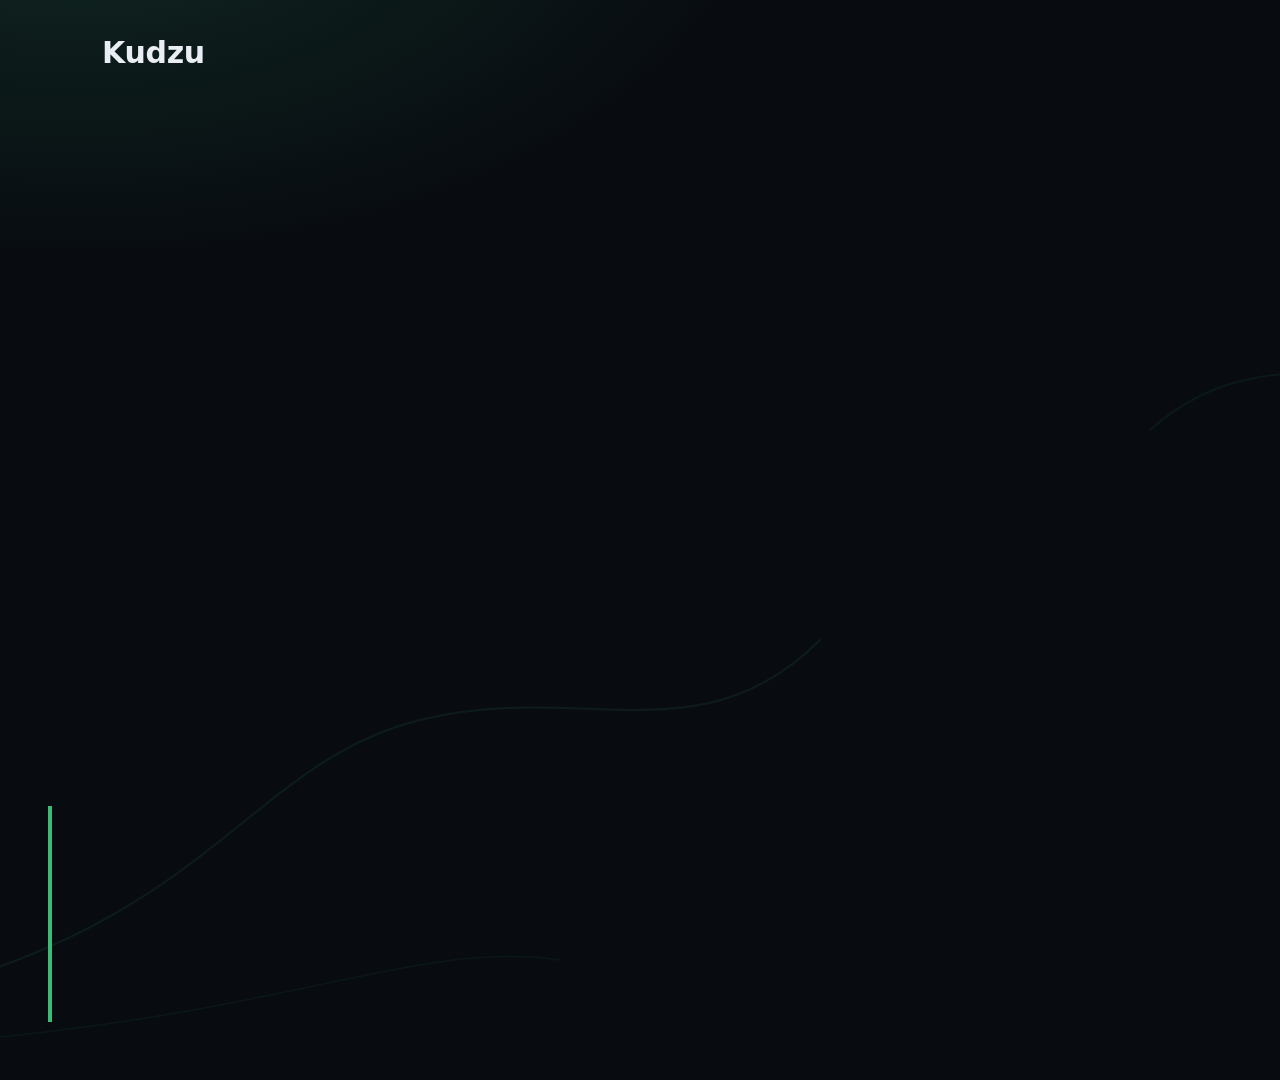
<file: scripts/record-demo/player.html>
<!doctype html>
<html lang="en">
<head>
<meta charset="utf-8">
<meta name="viewport" content="width=1920">
<title>Kudzu demo player</title>
<!--
  Replays transcript.json (written by run-scenario.mjs) as a 1920x1080 video.
  Everything shown in the terminals, and every number in the captions and
  charts, is read from the transcript. The page is a pure function of time:
  record.mjs calls window.renderAt(seconds) and screenshots each frame.
  To watch it in a browser, write a self-contained copy with the transcript
  inlined (record.mjs --preview out.html) and open that; ?t=SECONDS shows one frame.
-->
<style>
:root {
  --bg: #080c11;
  --text: #e8eef4;
  --muted: #9aa7b6;
  --dim: #5f6d7d;
  --line: rgba(255, 255, 255, .085);
  --green: #7fe3a9;
  --green2: #3cba78;
  --amber: #f1c46d;
  --blue: #82b9ff;
  --cyan: #73d8e6;
  --violet: #c8a6ff;
  --orange: #ff9e64;
  --red: #ff7b72;
  --mono: "JetBrains Mono", "Fira Code", "DejaVu Sans Mono", "WenQuanYi Zen Hei Mono", monospace;
  --sans: "Inter", "Inter Display", "DejaVu Sans", system-ui, sans-serif;
}
* { box-sizing: border-box; }
html, body { margin: 0; background: var(--bg); }
#stage {
  position: relative; width: 1920px; height: 1080px; overflow: hidden;
  font-family: var(--sans); color: var(--text);
  background:
    radial-gradient(1100px 620px at 4% -12%, rgba(60, 186, 120, .17), transparent 62%),
    radial-gradient(900px 560px at 104% 112%, rgba(130, 185, 255, .10), transparent 60%),
    var(--bg);
}
#vines { position: absolute; inset: 0; pointer-events: none; opacity: .5; }

/* top bar */
#top { position: absolute; left: 48px; right: 48px; top: 26px; height: 52px; display: flex; align-items: center; }
#brand { display: flex; align-items: center; gap: 14px; font-weight: 650; font-size: 30px; letter-spacing: -.01em; }
#brand svg { width: 40px; height: 40px; }
#chapters { margin-left: auto; display: flex; gap: 10px; }
.pill {
  font-size: 19px; padding: 8px 16px; border-radius: 999px; border: 1px solid var(--line);
  color: var(--dim); display: flex; align-items: center; gap: 9px; white-space: nowrap;
}
.pill b { font-family: var(--mono); font-weight: 500; font-size: 16px; }
.pill.done { color: var(--muted); }
.pill.done b { color: var(--green2); }
.pill.on { background: rgba(127, 227, 169, .14); border-color: rgba(127, 227, 169, .55); color: var(--text); }
.pill.on b { color: var(--green); }

/* terminals */
#term { position: absolute; left: 48px; top: 100px; width: 1824px; height: 682px; display: flex; gap: 24px; }
.win {
  flex: 1 1 0; min-width: 0; display: flex; flex-direction: column; border-radius: 16px; overflow: hidden;
  background: linear-gradient(180deg, #10161e, #0b1016); border: 1px solid var(--line);
  box-shadow: 0 30px 80px rgba(0, 0, 0, .55), inset 0 1px 0 rgba(255, 255, 255, .04);
}
.bar { height: 46px; flex: 0 0 46px; display: flex; align-items: center; padding: 0 18px; gap: 9px;
  background: rgba(255, 255, 255, .025); border-bottom: 1px solid var(--line); position: relative; }
.dot { width: 13px; height: 13px; border-radius: 50%; }
.wtitle { position: absolute; left: 0; right: 0; text-align: center; font-size: 18px; color: var(--muted); pointer-events: none; }
.wtitle b { color: var(--text); font-weight: 600; }
.speed { margin-left: auto; z-index: 1; font-size: 16px; font-weight: 600; letter-spacing: .02em; padding: 5px 12px;
  border-radius: 999px; color: #1a1408; background: var(--amber); }
.speed.slow { background: var(--cyan); color: #06181b; }
.body { flex: 1 1 auto; position: relative; overflow: hidden; padding: 16px 26px; font-family: var(--mono); }
.lines { position: absolute; left: 26px; right: 26px; top: 16px; }
.single .body { font-size: 25px; line-height: 1.44; }
.split .body { font-size: 21px; line-height: 1.45; }
.row { white-space: pre-wrap; overflow-wrap: anywhere; min-height: 1.44em; }
.ps { color: var(--green); font-weight: 700; }
.c { color: var(--text); }
.c .k { color: var(--green); font-weight: 600; }
.c .f { color: var(--blue); }
.c .s { color: var(--amber); }
.o { color: #c3ccd6; }
.e { color: var(--muted); }
.id { color: var(--amber); }
.ff { color: var(--green); }
.rb { color: var(--cyan); }
.hot { color: var(--orange); font-weight: 600; }
.num { color: var(--violet); }
.key { color: var(--blue); }
.wide { display: inline-block; width: 2ch; }
.cur { display: inline-block; width: .6em; height: 1.08em; vertical-align: -.2em; background: var(--green); margin-left: 1px; }
.cur.off { opacity: 0; }
.badge { display: inline-block; margin-left: 18px; font-family: var(--sans); font-size: .7em; font-weight: 600; vertical-align: .12em;
  padding: 2px 11px; border-radius: 999px; border: 1px solid rgba(241, 196, 109, .6); color: var(--amber); white-space: nowrap; }
.badge.run { border-color: rgba(115, 216, 230, .6); color: var(--cyan); }
.badge.bg { border-color: rgba(127, 227, 169, .5); color: var(--green); }

/* lower third */
#lower { position: absolute; left: 48px; right: 48px; top: 806px; height: 216px; display: flex; gap: 40px; }
#cap { flex: 0 0 960px; border-left: 4px solid var(--green2); padding: 4px 0 0 26px; position: relative; }
#cap .num { font-family: var(--mono); color: var(--green); font-size: 21px; letter-spacing: .08em; }
#cap h2 { margin: 4px 0 10px; font-size: 40px; font-weight: 650; letter-spacing: -.015em; line-height: 1.1; }
#cap p { margin: 0; font-size: 25px; line-height: 1.42; color: var(--muted); }
#cap p em { font-style: normal; color: var(--text); }
#cap code { font-family: var(--mono); font-size: .9em; color: var(--text); }
#widget { flex: 1 1 auto; position: relative; }

/* footer */
#foot { position: absolute; left: 48px; right: 48px; bottom: 16px; height: 30px; display: flex; align-items: center;
  font-size: 19px; color: var(--dim); }
#foot .right { margin-left: auto; font-family: var(--mono); font-size: 18px; color: var(--muted); }

/* widgets */
.wcard { position: absolute; inset: 0; border: 1px solid var(--line); border-radius: 14px; background: rgba(255, 255, 255, .025); padding: 16px 20px; }
.wlabel { font-size: 15px; letter-spacing: .12em; text-transform: uppercase; color: var(--dim); font-weight: 600; }
.big { font-size: 46px; font-weight: 700; letter-spacing: -.02em; }
.big small { font-size: 22px; color: var(--muted); font-weight: 500; letter-spacing: 0; }
.track { height: 14px; border-radius: 7px; background: rgba(255, 255, 255, .06); overflow: hidden; }
.fill { height: 100%; border-radius: 7px; background: linear-gradient(90deg, var(--green2), var(--green)); }
.bars { display: grid; grid-template-columns: 340px 1fr 92px; row-gap: 9px; column-gap: 14px; align-items: center; font-size: 17px; }
.bars .lbl { font-family: var(--mono); font-size: 15.5px; color: var(--text); white-space: nowrap; overflow: hidden; }
.bars .lbl span { color: var(--dim); }
.bars .t { font-family: var(--mono); font-size: 17px; text-align: right; color: var(--text); }
.bars .bar2 { height: 22px; border-radius: 6px; background: rgba(255, 255, 255, .05); position: relative; }
.bars .bar2 i { position: absolute; left: 0; top: 0; bottom: 0; border-radius: 6px; }
.kz { background: linear-gradient(90deg, var(--green2), var(--green)); }
.gt { background: linear-gradient(90deg, #6d7f95, #9fb0c4); }
.note { font-size: 16px; color: var(--dim); }
.tiers { display: flex; align-items: stretch; gap: 0; height: 100%; }
.tier { flex: 1 1 0; border: 1px solid var(--line); border-radius: 12px; padding: 18px 16px; background: rgba(255, 255, 255, .02); color: var(--dim); }
.tier h4 { margin: 0 0 8px; font-size: 21px; color: inherit; line-height: 1.15; }
.tier div { font-size: 16px; line-height: 1.4; }
.tier code { display: block; margin-top: 8px; font-family: var(--mono); font-size: 14px; color: var(--amber); }
.tier:not(.on) code { color: inherit; }
.tier.on { border-color: rgba(127, 227, 169, .6); background: rgba(127, 227, 169, .08); color: var(--text); }
.tier.on div { color: var(--muted); }
.arrow { flex: 0 0 34px; display: flex; align-items: center; justify-content: center; color: var(--dim); font-size: 22px; }
.arrow.on { color: var(--green); }
.hrow { display: grid; grid-template-columns: 250px 120px 1fr; align-items: center; height: 54px; border-bottom: 1px solid var(--line); font-size: 19px; }
.hrow:last-child { border-bottom: 0; }
.hrow code { font-family: var(--mono); font-size: 18px; color: var(--text); }
.hrow .ms { font-family: var(--mono); color: var(--amber); font-size: 20px; }
.hrow .d { color: var(--muted); font-size: 17px; }
.tiles { display: grid; grid-template-columns: repeat(8, 1fr); gap: 8px; }
.tile { height: 46px; border-radius: 8px; display: flex; align-items: center; justify-content: center; font-family: var(--mono);
  font-size: 18px; font-weight: 600; border: 1px solid var(--line); color: var(--dim); }
.tile.a1 { background: rgba(127, 227, 169, .16); border-color: rgba(127, 227, 169, .55); color: var(--green); }
.tile.a2 { background: rgba(241, 196, 109, .14); border-color: rgba(241, 196, 109, .55); color: var(--amber); }
.tile.a4 { background: rgba(255, 158, 100, .16); border-color: rgba(255, 158, 100, .6); color: var(--orange); }
.cards { display: grid; grid-template-columns: repeat(3, 1fr); gap: 14px; height: 100%; }
.card { border: 1px solid var(--line); border-radius: 12px; padding: 14px 16px; background: rgba(255, 255, 255, .025); }
.card .v { font-size: 40px; font-weight: 700; letter-spacing: -.02em; margin: 4px 0 2px; }
.card .v.g { color: var(--green); }
.card .d { font-size: 16.5px; color: var(--muted); line-height: 1.35; }
.gantt { position: relative; height: 150px; margin: 10px 24px 0 0; }
.glane { position: absolute; left: 0; right: 0; height: 52px; }
.glane .gl { font-size: 17px; color: var(--muted); white-space: nowrap; }
.glane .gl b { font-family: var(--mono); color: var(--text); font-weight: 600; margin-right: 10px; }
.glane .gl .ff, .glane .gl .rb { font-weight: 600; }
.glane .gt2 { position: absolute; left: 0; right: 0; top: 28px; height: 16px; }
.glane .gt2 i { position: absolute; top: 0; bottom: 0; border-radius: 5px; }
.gaxis { position: absolute; left: 0; right: 0; top: 116px; border-top: 1px solid var(--line); font-family: var(--mono); font-size: 14px; color: var(--dim); }
.gaxis span { position: absolute; top: 6px; transform: translateX(-50%); white-space: nowrap; }
.gaxis span:first-child { transform: none; }
.gaxis span:last-child { transform: translateX(-100%); }
/* race stopwatches inside the split panes */
.watches { position: absolute; left: 26px; right: 26px; top: 300px; display: flex; flex-direction: column; gap: 12px; font-family: var(--sans); }
.watch { display: flex; align-items: center; justify-content: space-between; border: 1px solid var(--line); border-radius: 12px;
  padding: 10px 22px; background: rgba(255, 255, 255, .03); }
.watch .wl { font-size: 20px; color: var(--muted); line-height: 1.3; }
.watch .wl b { display: block; font-family: var(--mono); font-size: 18px; color: var(--text); font-weight: 500; }
.watch .wv { font-family: var(--mono); font-size: 60px; font-weight: 600; letter-spacing: -.02em; color: var(--cyan); }
.watch.done .wv { color: var(--amber); }
.watch.done.first .wv { color: var(--green); }

/* cards: title and closing */
#card { position: absolute; inset: 0; display: flex; flex-direction: column; align-items: center; justify-content: center; text-align: center; }
#card .logo svg { width: 132px; height: 132px; }
#card h1 { font-family: "Inter Display", var(--sans); font-size: 148px; font-weight: 750; letter-spacing: -.035em; margin: 6px 0 4px; line-height: 1; }
#card .tag { font-size: 50px; font-weight: 550; letter-spacing: -.015em; margin: 6px 0 22px; }
#card .tag span { color: var(--green); }
#card .sub { font-size: 27px; color: var(--muted); }
#card .chip { margin-top: 54px; font-size: 22px; color: var(--text); padding: 12px 24px; border-radius: 999px; border: 1px solid rgba(127, 227, 169, .45); background: rgba(127, 227, 169, .08); }
#card .chip b { color: var(--green); font-weight: 600; }
#card .fine { position: absolute; bottom: 44px; font-size: 20px; color: var(--dim); }
#card .lockup { display: flex; align-items: center; gap: 20px; font-family: "Inter Display", var(--sans); font-size: 72px; font-weight: 750; letter-spacing: -.03em; line-height: 1; }
#card .lockup svg { width: 88px; height: 88px; }
#card h1.slogan { font-size: 100px; line-height: 1.1; letter-spacing: -.035em; margin: 44px 0 22px; }
#card h1.slogan .l1 { color: var(--muted); font-weight: 650; }
#card h1.slogan span.g { color: var(--green); }
#card .sub b { color: var(--green); font-weight: 600; }
#card .url { font-family: var(--mono); font-size: 46px; color: var(--green); margin: 10px 0 18px; }
.recap { display: grid; grid-template-columns: repeat(4, 330px); gap: 18px; margin-top: 44px; }
.recap .card { text-align: left; }
.recap .card .v { font-size: 38px; }
#fade { position: absolute; inset: 0; background: var(--bg); pointer-events: none; opacity: 0; }
.hidden { display: none !important; }
</style>
</head>
<body>
<div id="stage">
  <svg id="vines" viewBox="0 0 1920 1080" fill="none" stroke="#3cba78" stroke-linecap="round">
    <path d="M-40 980 C 220 900 260 760 420 720 S 700 760 820 640" stroke-width="2" opacity=".18"/>
    <path d="M1960 120 C 1720 180 1700 320 1540 360 S 1260 330 1150 430" stroke-width="2" opacity=".14"/>
    <path d="M-30 1040 C 300 1010 420 940 560 960" stroke-width="1.5" opacity=".12"/>
  </svg>
  <header id="top">
    <div id="brand"><svg viewBox="0 0 64 64" id="logo-s"></svg>Kudzu</div>
    <nav id="chapters"></nav>
  </header>
  <main id="term"></main>
  <section id="lower"><div id="cap"></div><div id="widget"></div></section>
  <footer id="foot"><span id="footnote"></span><span class="right">github.com/garyships/kudzu</span></footer>
  <div id="card" class="hidden"></div>
  <div id="fade"></div>
</div>
<script>
'use strict';
// ---------------------------------------------------------------------------
// transcript access: everything on screen comes from here
// ---------------------------------------------------------------------------
const TR = window.TRANSCRIPT;
if (!TR) throw new Error('window.TRANSCRIPT is not set (see record.mjs)');
const STEP = Object.fromEntries(TR.steps.map((s) => [s.id, s]));
const S = (id) => { const s = STEP[id]; if (!s) throw new Error('missing step ' + id); return s; };
const ms = (id) => S(id).end - S(id).start;
const grab = (id, re) => {
  for (const l of S(id).lines) { const m = l.text.match(re); if (m) return m; }
  throw new Error(`no line matching ${re} in step ${id}`);
};
const stat = (id, key) => Number(grab(id, new RegExp(`"${key}": ([0-9.]+)`))[1]);
const fmtMs = (v) => (v < 1000 ? `${Math.round(v)} ms` : `${(v / 1000).toFixed(2)} s`);
const fmtN = (n) => Number(n).toLocaleString('en-US');
const SUBJ = TR.meta.subject;
// how many parallel jobs a step started (from its command) and how many finished (from its output)
const started = (id) => +S(id).cmd.match(/seq (\d+)/)[1];
const countOut = (id, re) => S(id).lines.filter((l) => re.test(l.text)).length;
const WRITERS = started('burst'), LANDED = countOut('burst', /^landed /);
const JOBS = started('ci'), CLONED = countOut('ci', /^checked out /);
const HOST = TR.meta.host;

// ---------------------------------------------------------------------------
// small helpers
// ---------------------------------------------------------------------------
const clamp = (x, a, b) => Math.max(a, Math.min(b, x));
const ease = (x) => { x = clamp(x, 0, 1); return x * x * (3 - 2 * x); };
const esc = (s) => s.replace(/&/g, '&amp;').replace(/</g, '&lt;').replace(/>/g, '&gt;');
const hash = (s) => { let h = 2166136261; for (let i = 0; i < s.length; i++) { h ^= s.charCodeAt(i); h = Math.imul(h, 16777619); } return h >>> 0; };
const rnd = (seed) => () => { seed = (Math.imul(seed ^ (seed >>> 15), 2246822507) + 0x9e3779b9) >>> 0; return seed / 4294967296; };
const fadeIn = (t, at, d = 0.35) => ease((t - at) / d);
// East Asian wide characters take two terminal columns
const WIDE = new RegExp('([' + [[0x1100, 0x115f], [0x2e80, 0xa4cf], [0xac00, 0xd7a3], [0xf900, 0xfaff], [0xfe30, 0xfe4f], [0xff00, 0xff60], [0xffe0, 0xffe6]]
  .map(([a, b]) => String.fromCharCode(a) + '-' + String.fromCharCode(b)).join('') + '])', 'g');

// The Kudzu mark, as in docs/assets/logo/kudzu-mark-dark.svg (viewBox 0 0 64 64).
// Each copy gets its own mask id, so several copies can share the page.
let logoN = 0;
const logo = () => { const id = 'kzm' + (++logoN); return LOGO.replace(/__ID__/g, id); };
const LOGO = `<defs>
    <mask id="__ID__" maskUnits="userSpaceOnUse" x="-10" y="-10" width="84" height="84">
      <rect x="-10" y="-10" width="84" height="84" fill="#fff"/>
      <g fill="#000"><circle cx="22" cy="50" r="2.2"/><circle cx="22" cy="31" r="2.2"/><circle cx="22" cy="12" r="2.2"/></g>
      <path transform="translate(40 25) rotate(22)" d="M0 -4 L0 -19" stroke="#000" stroke-width="1.7" stroke-linecap="round"/>
    </mask>
  </defs>
  <g transform="translate(-4 2)">
    <g mask="url(#__ID__)">
      <g fill="none" stroke="#4ade80" stroke-width="5" stroke-linecap="round">
        <path d="M22 58 L22 12"/>
        <path d="M22 44 C22 34 40 36 40 24"/>
      </g>
      <g fill="#4ade80"><circle cx="22" cy="50" r="5.5"/><circle cx="22" cy="31" r="5.5"/><circle cx="22" cy="12" r="5.5"/></g>
      <path transform="translate(40 25) rotate(22)" d="M0 0 C9 -4 14 -14 0 -26 C-14 -14 -9 -4 0 0Z" fill="#4ade80"/>
    </g>
  </g>`;
document.getElementById('logo-s').innerHTML = logo();

const TITLE_LOGO = logo(), END_LOGO = logo();

// syntax colouring of commands and output (presentation only, text unchanged)
function hlCmd(cmd) {
  let h = esc(cmd);
  h = h.replace(/('[^']*'|"[^"]*")/g, '<span class="s">$1</span>');
  h = h.replace(/(^|\s)(--?[a-zA-Z][\w-]*)/g, '$1<span class="f">$2</span>');
  h = h.replace(/(^|;\s|\|\s|do\s)(kudzu|git|export|echo|sed|for|grep)\b/g, '$1<span class="k">$2</span>');
  return h.replace(WIDE, '<span class="wide">$1</span>');
}
function hlOut(text, fd) {
  let h = esc(text);
  if (/^\s+"\w+": /.test(text)) {
    h = h.replace(/^(\s+)(&quot;|")(\w+)("|&quot;)(: )([0-9.]+)/, '$1<span class="key">"$3"</span>$5<span class="num">$6</span>');
  } else {
    h = h.replace(/\b([0-9a-f]{12})\b/g, '<span class="id">$1</span>');
    h = h.replace(/\bfast-forward\b/g, '<span class="ff">fast-forward</span>');
    h = h.replace(/\brebased\b/g, '<span class="rb">rebased</span>');
    h = h.replace(/\b(\d+) attempt\(s\)/g, (m, n) => (Number(n) > 1 ? `<span class="hot">${m}</span>` : m));
    h = h.replace(/^([MAD]) /, (m, c) => `<span class="${c === 'D' ? 'hot' : 'ff'}">${c}</span> `);
  }
  h = h.replace(WIDE, '<span class="wide">$1</span>');
  return `<div class="row ${fd === 'err' ? 'e' : 'o'}">${h}</div>`;
}

// ---------------------------------------------------------------------------
// timeline model
// ---------------------------------------------------------------------------
// A pane holds blocks: one typed command and its output lines, each with the
// video time at which it appears. Output times are the recorded arrival times,
// multiplied by the step's `stretch` (1 = real time; the speed badge says so
// whenever it is not 1).
function newPane(title) { return { title, blocks: [], speeds: [] }; }

function typeStep(pane, id, at, o = {}) {
  const s = S(id);
  const cmd = s.cmd;
  const stretch = o.stretch ?? 1;
  const r = rnd(hash(id));
  const w = [...cmd].map((ch) => (ch === ' ' ? 1.6 : 1) * (0.6 + 0.8 * r()));
  const sum = w.reduce((a, b) => a + b, 0);
  const typeDur = o.typeDur ?? clamp(0.2 + cmd.length * 0.022, 0.4, 1.5);
  const charAt = []; let acc = 0;
  for (const x of w) { acc += x; charAt.push(at + (acc / sum) * typeDur); }
  const runAt = at + typeDur + (o.enter ?? 0.22);
  const real = s.end - s.start;
  const lines = s.lines.map((l) => ({ at: runAt + ((l.t - s.start) / 1000) * stretch, text: l.text, fd: l.fd }));
  const endAt = runAt + (real / 1000) * stretch;
  const b = { id, cmd, typeAt: at, charAt, runAt, endAt, lines, real, stretch, badge: o.badge ?? true, bg: s.cmd.endsWith(' &') };
  pane.blocks.push(b);
  if (stretch !== 1) pane.speeds.push({ from: runAt - 0.4, to: endAt + 1.2, stretch });
  return b;
}

const scenes = [];
const CHAPTERS = ['Import', 'Tiers', 'History', 'Clone', 'Land', 'API', 'Caches'];
let T = 0;
function addScene(sc) {
  sc.start = T;
  sc.end = sc.build(sc, T);
  T = sc.end;
  scenes.push(sc);
}

// ---- title ----------------------------------------------------------------
addScene({
  key: 'title', layout: 'card',
  build: (sc, t0) => t0 + 4.0,
  card: () => `
    <div class="lockup"><svg viewBox="0 0 64 64">${TITLE_LOGO}</svg>Kudzu</div>
    <h1 class="slogan"><span class="l1">Git was built for humans.</span><br>Kudzu is built for <span class="g">agents</span>.</h1>
    <div class="tag">Version control infrastructure for the <span>agent era</span></div>
    <div class="sub">Server-side history · sparse-first clones · lock-free landing · tiered object caches</div>
    <div class="chip">Real commands, real output — <b>last ${fmtN(SUBJ.commits)} commits of ${esc(SUBJ.slug)}</b></div>
    <div class="fine">Open source · MIT</div>`,
});

// ---- 1. import ------------------------------------------------------------
const IMPORT_STRETCH = 1 / 3;
addScene({
  key: 'import', chapter: 0, layout: 'single',
  title: 'Import git history',
  body: () => `Each git commit becomes a <em>changeset</em>: a log record of what changed relative to its first parent.
    Root trees, path history and ancestry are <em>derived data</em>, computed on the server — clients never download history.`,
  build(sc, t0) {
    const p = sc.panes = { main: newPane('<b>agent@node-1</b> — ~/demo') };
    sc.b = typeStep(p.main, 'import', t0 + 0.6, { stretch: IMPORT_STRETCH });
    return sc.b.endAt + 2.2;
  },
  widget(sc, t) {
    const b = sc.b;
    let done = 0, total = SUBJ.commits;
    for (const l of b.lines) {
      if (l.at > t) break;
      const m = l.text.match(/(\d+)\/(\d+) commits/); if (m) { done = +m[1]; total = +m[2]; }
    }
    const fin = grab('import', /imported (\d+) new of (\d+) commits/);
    const finished = t >= b.endAt;
    return `<div class="wcard">
      <div class="wlabel">git → changesets</div>
      <div class="big" style="margin:6px 0 10px">${fmtN(finished ? +fin[1] : done)} <small>of ${fmtN(total)} commits</small></div>
      <div class="track"><div class="fill" style="width:${(100 * (finished ? 1 : done / total)).toFixed(1)}%"></div></div>
      <div class="note" style="margin-top:12px;opacity:${fadeIn(t, b.endAt)}">imported in <b style="color:var(--amber)">${fmtMs(b.real)}</b> including derived data · ${fmtN(SUBJ.files)} files at the tip</div>
    </div>`;
  },
});

// ---- 2. tiers -------------------------------------------------------------
addScene({
  key: 'tiers', chapter: 1, layout: 'single',
  title: 'Three tiers, one protocol',
  body: () => `Server → regional cache → node daemon. Every tier answers the <em>same content-addressed object RPC</em>,
    so clients never need to know the topology. Each tier coalesces concurrent misses and caps its upstream concurrency.`,
  build(sc, t0) {
    const p = sc.panes = { main: newPane('<b>agent@node-1</b> — ~/demo') };
    let t = t0 + 0.6;
    sc.marks = {};
    for (const id of ['server', 'cache', 'daemon']) {
      const b = typeStep(p.main, id, t, { typeDur: 1.0 });
      sc.marks[id] = b.lines.find((l) => /listening on/.test(l.text)).at;
      t = b.endAt + 0.45;
    }
    const e = typeStep(p.main, 'export', t, { typeDur: 0.8, badge: false });
    sc.marks.export = e.endAt;
    return e.endAt + 2.2;
  },
  widget(sc, t) {
    const on = (k) => (t >= sc.marks[k] ? ' on' : '');
    const port = (id) => esc(grab(id, /listening on (\S+)/)[1].replace('unix://', ''));
    return `<div class="tiers">
      <div class="tier${on('server')}"><h4>server</h4><div>changeset log, refs, derived data</div><code>${port('server')}</code></div>
      <div class="arrow${on('cache')}">◀</div>
      <div class="tier${on('cache')}"><h4>regional cache</h4><div>memory, one per region</div><code>${port('cache')}</code></div>
      <div class="arrow${on('daemon')}">◀</div>
      <div class="tier${on('daemon')}"><h4>node daemon</h4><div>disk, one per machine</div><code>${port('daemon')}</code></div>
      <div class="arrow${on('export')}">◀</div>
      <div class="tier${on('export')}"><h4>agents, CI</h4><div>clone, log, blame, commit, land</div></div>
    </div>`;
  },
});

// ---- 3. history -----------------------------------------------------------
addScene({
  key: 'history', chapter: 2, layout: 'single',
  title: 'History without a checkout',
  body: () => `There is no working copy on this machine yet. <code>log</code>, path history and <code>blame</code> are server APIs:
    a path's history follows its own chain of nodes, and blame is derived on first query, then cached for everyone.`,
  build(sc, t0) {
    const p = sc.panes = { main: newPane('<b>agent@node-1</b> — ~/demo') };
    let t = t0 + 0.6;
    sc.bs = [];
    for (const [id, hold] of [['log', 1.6], ['logpath', 1.6], ['blame', 2.6]]) {
      const b = typeStep(p.main, id, t);
      sc.bs.push(b);
      t = b.endAt + hold;
    }
    return t;
  },
  widget(sc, t) {
    const rows = [
      ['kudzu log', 'whole-repo history'],
      ['kudzu log &lt;dir&gt;', 'path history'],
      ['kudzu blame', 'derived on first query'],
    ];
    return `<div class="wcard" style="padding:6px 22px">${rows.map(([c, d], i) => {
      const b = sc.bs[i];
      const o = fadeIn(t, b.endAt, 0.3);
      return `<div class="hrow" style="opacity:${0.25 + 0.75 * o}"><code>${c}</code><span class="ms">${t >= b.endAt ? fmtMs(b.real) : ''}</span><span class="d">${d}</span></div>`;
    }).join('')}</div>`;
  },
});

// ---- 4. clone race --------------------------------------------------------
const RACE_STRETCH = 3; // shown at 1/3 speed; timers show real time
addScene({
  key: 'clone', chapter: 3, layout: 'split',
  title: 'Sparse clone vs. git clone',
  body: (sc, t) => (t < sc.round2
    ? `Agents usually need one corner of the monorepo. A Kudzu clone fetches only the trees and blobs under the sparse paths — <em>no history, no packfile</em>.`
    : t < sc.round2Done
    ? `Round two: a checkout of <em>all ${fmtN(SUBJ.files)} files</em> against git's cheapest full snapshot, a shallow <code>--depth 1</code> clone.`
    : (() => {
      // phrase the full-checkout comparison from the measured numbers, whichever way they went
      const r = ms('clone_full') / ms('git_shallow');
      const how = r > 1.15 ? 'is slower than' : r < 0.87 ? 'is a little faster than' : 'costs about the same as';
      return `Checking out <em>everything</em> ${how} a shallow git clone here. The win comes from fetching less, and from caches shared across machines.`;
    })()),
  build(sc, t0) {
    const p = sc.panes = { left: newPane('<b>kudzu</b> — agent@node-1 ~/demo'), right: newPane('<b>git</b> — agent@node-1 ~/demo') };
    const files = (id) => fmtN(+grab(id, /\((\d+) files\)/)[1]);
    p.left.watches = []; p.right.watches = [];
    const race = (l, r, at, labels) => {
      const typeDur = 1.35;
      const a = typeStep(p.left, l, at, { typeDur, stretch: RACE_STRETCH, badge: false });
      const b = typeStep(p.right, r, at, { typeDur, stretch: RACE_STRETCH, badge: false });
      p.left.watches.push({ b: a, label: labels[0], first: a.real < b.real });
      p.right.watches.push({ b, label: labels[1], first: b.real < a.real });
      return [a, b];
    };
    sc.r1 = race('clone_sparse', 'git_full', t0 + 0.6, [
      `<b>clone --sparse ${esc(SUBJ.sparse)}</b>${files('clone_sparse')} files, no history`,
      `<b>clone</b>${fmtN(SUBJ.files)} files + ${fmtN(SUBJ.commits)} commits of history`]);
    const t1 = Math.max(sc.r1[0].endAt, sc.r1[1].endAt) + 2.1;
    sc.round2 = t1 - 0.2;
    sc.r2 = race('clone_full', 'git_shallow', t1, [
      `<b>clone (everything)</b>${files('clone_full')} files, no history`,
      `<b>clone --depth 1</b>${fmtN(SUBJ.files)} files + 1 commit`]);
    sc.round2Done = Math.max(sc.r2[0].endAt, sc.r2[1].endAt);
    return sc.round2Done + 3.4;
  },
  widget(sc, t) {
    const files = (id) => +grab(id, /\((\d+) files\)/)[1];
    const items = [
      [sc.r1[0], `kudzu clone --sparse <span>${files('clone_sparse')} files</span>`, 'kz'],
      [sc.r1[1], `git clone <span>${fmtN(SUBJ.commits)} commits</span>`, 'gt'],
      [sc.r2[0], `kudzu clone <span>all ${fmtN(files('clone_full'))} files</span>`, 'kz'],
      [sc.r2[1], `git clone --depth 1 <span>1 commit</span>`, 'gt'],
    ];
    const max = Math.max(...items.map(([b]) => b.real));
    return `<div class="wcard" style="padding:14px 20px">
      <div class="bars">${items.map(([b, label, cls]) => {
        const prog = clamp((t - b.runAt) / (b.endAt - b.runAt), 0, 1);
        const vis = t >= b.typeAt ? 1 : 0.18;
        const w = (prog * b.real / max) * 100;
        const val = t < b.runAt ? '' : fmtMs(prog * b.real);
        return `<div class="lbl" style="opacity:${vis}">${label}</div>
          <div class="bar2" style="opacity:${vis}"><i class="${cls}" style="width:${w.toFixed(2)}%"></i></div>
          <div class="t" style="opacity:${vis};color:${prog >= 1 ? 'var(--amber)' : 'var(--text)'}">${val}</div>`;
      }).join('')}</div>
      <div class="note" style="margin-top:10px">Run one after another, replayed side by side in slow motion; all times are real wall-clock time.</div>
    </div>`;
  },
});

// ---- 5. two agents land ---------------------------------------------------
addScene({
  key: 'land', chapter: 4, layout: 'split',
  title: 'Two agents, one file, no lock',
  body: () => `Both agents edited the same file and landed at once. Landing is a <em>compare-and-swap on one ref row</em>;
    the later change is rebased on the server with a line-level three-way merge. No merge queue, no lock.`,
  build(sc, t0) {
    const p = sc.panes = { left: newPane('<b>agent-1</b>@node-1 — ~/demo/agent-1'), right: newPane('<b>agent-2</b>@node-1 — ~/demo/agent-2') };
    let t = t0 + 0.6;
    const pair = (l, r, at, o = {}) => {
      const typeDur = o.typeDur ?? 1.2;
      const a = typeStep(p.left, l, at, { typeDur, ...o });
      const b = typeStep(p.right, r, at + (o.offset ?? 0), { typeDur, ...o });
      return [a, b];
    };
    let [a, b] = pair('edit1', 'edit2', t, { typeDur: 1.4, badge: false });
    t = Math.max(a.endAt, b.endAt) + 0.4;
    [a, b] = pair('status1', 'status2', t, { typeDur: 0.55 });
    t = Math.max(a.endAt, b.endAt) + 0.8;
    // the two commits started ~1 ms apart in the recording; keep that offset
    const off = (S('land2').start - S('land1').start) / 1000;
    sc.land = pair('land1', 'land2', t, { typeDur: 1.25, offset: off });
    t = Math.max(sc.land[0].endAt, sc.land[1].endAt) + 2.2;
    [a, b] = pair('update1', 'update2', t, { typeDur: 0.55 });
    t = Math.max(a.endAt, b.endAt) + 0.9;
    [a, b] = pair('log3', 'blamegrep', t, { typeDur: 1.15 });
    return Math.max(a.endAt, b.endAt) + 3.2;
  },
  widget(sc, t) {
    const [l1, l2] = sc.land;
    const s1 = S('land1'), s2 = S('land2');
    const t0 = Math.min(s1.start, s2.start);
    const span = Math.max(s1.end, s2.end) - t0;
    const step = span > 200 ? 100 : 50;
    const scale = Math.ceil(span / step) * step;
    const appear = Math.max(l1.endAt, l2.endAt);
    const grow = ease((t - appear) / 0.8);
    const how = (id) => (/rebased/.test(grab(id, /landed .*/)[0])
      ? '<span class="rb">rebased on the server</span>' : '<span class="ff">fast-forward</span>');
    const lane = (name, s, id, top) => {
      const x = ((s.start - t0) / scale) * 100, w = ((s.end - s.start) / scale) * 100 * grow;
      return `<div class="glane" style="top:${top}px">
        <div class="gl"><b>${name}</b>${how(id)} · ${fmtMs(s.end - s.start)}</div>
        <div class="gt2"><i class="kz" style="left:${x}%;width:${w}%"></i></div></div>`;
    };
    const ticks = [];
    for (let v = 0; v <= scale; v += step) ticks.push(`<span style="left:${(v / scale) * 100}%">${v} ms</span>`);
    return `<div class="wcard" style="opacity:${fadeIn(t, appear - 0.2)}">
      <div class="wlabel">commit --land, both agents, measured</div>
      <div class="gantt">
        ${lane('agent-1', s1, 'land1', 0)}
        ${lane('agent-2', s2, 'land2', 56)}
        <div class="gaxis">${ticks.join('')}</div>
      </div>
    </div>`;
  },
});

// ---- 6. API writes --------------------------------------------------------
addScene({
  key: 'api', chapter: 5, layout: 'single',
  title: 'Commits without a working copy',
  body: () => `Bots and CI write through the API: upload only the blobs the server lacks, then create a changeset and land it in <em>one call</em>.
    ${LANDED === WRITERS ? `All ${WRITERS} concurrent writers land` : `${LANDED} of ${WRITERS} concurrent writers land`}; contention only costs another compare-and-swap attempt.`,
  build(sc, t0) {
    const p = sc.panes = { main: newPane('<b>release-bot</b>@node-1 — ~/demo  (no working copy)') };
    let t = t0 + 0.6;
    let b = typeStep(p.main, 'note', t, { badge: false, typeDur: 1.1 });
    t = b.endAt + 0.4;
    b = typeStep(p.main, 'write', t, { typeDur: 1.4 });
    t = b.endAt + 1.3;
    b = typeStep(p.main, 'diffstat', t, { typeDur: 0.7 });
    t = b.endAt + 0.9;
    sc.burst = typeStep(p.main, 'burst', t, { typeDur: 1.8 });
    return sc.burst.endAt + 3.6;
  },
  widget(sc, t) {
    const b = sc.burst;
    const tiles = b.lines.map((l) => ({ at: l.at, n: +l.text.match(/\b(\d+) attempt\(s\)/)[1] }));
    const all = t >= b.endAt;
    const maxA = Math.max(...tiles.map((x) => x.n));
    return `<div class="wcard">
      <div class="wlabel">${WRITERS} concurrent writers — attempts per land</div>
      <div class="tiles" style="margin-top:12px">${tiles.map((x) => {
        const on = x.at <= t;
        const cls = !on ? '' : x.n === 1 ? 'a1' : x.n < 4 ? 'a2' : 'a4';
        return `<div class="tile ${cls}">${on ? x.n : ''}</div>`;
      }).join('')}</div>
      <div class="note" style="margin-top:12px;opacity:${all ? 1 : 0}"><b style="color:var(--text)">${LANDED} of ${WRITERS} landed</b> in ${fmtMs(b.real)} of wall-clock time · at most ${maxA} attempts · lock-free</div>
    </div>`;
  },
});

// ---- 7. caches ------------------------------------------------------------
addScene({
  key: 'caches', chapter: 6, layout: 'single',
  title: 'Caches that coalesce',
  body: () => `A second machine starts ${JOBS} CI jobs at once on a cold daemon. Concurrent misses for the same object become
    <em>one upstream fetch</em>, and the warm regional cache answers instead of the server.`,
  build(sc, t0) {
    const p = sc.panes = { main: newPane('<b>ci</b>@node-2 — ~/demo  (a second machine)') };
    let t = t0 + 0.6;
    let b = typeStep(p.main, 'daemon_b', t, { typeDur: 1.2 });
    t = b.endAt + 0.4;
    b = typeStep(p.main, 'export_b', t, { typeDur: 0.8, badge: false });
    t = b.endAt + 0.4;
    b = typeStep(p.main, 'ci', t, { typeDur: 1.5 });
    t = b.endAt + 1.2;
    sc.st = {};
    for (const id of ['stats_b', 'stats_c', 'stats_s']) {
      b = typeStep(p.main, id, t, { typeDur: id === 'stats_b' ? 1.2 : 1.0 });
      sc.st[id] = b.endAt;
      t = b.endAt + (id === 'stats_s' ? 3.0 : 1.0);
    }
    return t;
  },
  widget(sc, t) {
    const card = (id, label, value, unit, desc) => {
      const o = fadeIn(t, sc.st[id]);
      return `<div class="card"><div class="wlabel">${label}</div>
        <div style="opacity:${o}"><div class="v g">${value} <small style="font-size:20px;color:var(--muted);font-weight:500">${unit}</small></div>
        <div class="d">${desc}</div></div></div>`;
    };
    return `<div class="cards">
      ${card('stats_b', 'node-2 daemon', fmtN(stat('stats_b', 'upstream_requests')), 'upstream requests',
        `for ${fmtN(stat('stats_b', 'objects_served'))} objects served to ${CLONED} jobs; ${fmtN(stat('stats_b', 'coalesced_misses'))} misses coalesced`)}
      ${card('stats_c', 'regional cache', fmtN(stat('stats_c', 'hits')), 'hits',
        `node-2 fetched ${fmtN(stat('stats_b', 'upstream_objects'))} objects from it in total`)}
      ${card('stats_s', 'server', fmtN(stat('stats_s', 'lands')), 'lands',
        `${fmtN(stat('stats_s', 'land_retries'))} compare-and-swap retries, no lock taken`)}
    </div>`;
  },
});

// ---- closing --------------------------------------------------------------
addScene({
  key: 'end', layout: 'card',
  build: (sc, t0) => t0 + 6.0,
  card: (sc, t) => {
    const imp = grab('import', /imported (\d+) new of (\d+) commits/);
    const tiles = [
      ['import', `${fmtN(+imp[1])} commits`, `imported in ${fmtMs(ms('import'))}`],
      ['sparse clone', fmtMs(ms('clone_sparse')), `${grab('clone_sparse', /\((\d+) files\)/)[1]} of ${fmtN(SUBJ.files)} files · full git clone ${fmtMs(ms('git_full'))}`],
      ['lock-free land', `${WRITERS} writers`, `${LANDED === WRITERS ? 'all' : LANDED} landed in ${fmtMs(ms('burst'))}`],
      ['coalescing', `${stat('stats_b', 'upstream_requests')} requests`, `upstream for ${CLONED} concurrent CI clones`],
    ];
    return `
      <div class="logo"><svg viewBox="0 0 64 64" style="width:96px;height:96px">${END_LOGO}</svg></div>
      <h1 style="font-size:112px">Kudzu</h1>
      <div class="url">github.com/garyships/kudzu</div>
      <div class="sub">Open source · MIT · <b>Star it on GitHub</b></div>
      <div class="recap">${tiles.map(([k, v, d], i) => `<div class="card" style="opacity:${fadeIn(t, sc.start + 0.4 + i * 0.25)}"><div class="wlabel">${k}</div><div class="v g">${v}</div><div class="d">${d}</div></div>`).join('')}</div>
      <div class="fine">Measured in one recorded run on one machine (${HOST.cpus} vCPU), all tiers local — illustrative, not a benchmark. Subject: ${esc(SUBJ.slug)} (MIT), last ${fmtN(SUBJ.commits)} commits.</div>`;
  },
});

const DURATION = T;
window.DURATION = DURATION;
window.SCENES = scenes.map((s) => ({ key: s.key, start: s.start, end: s.end }));

// ---------------------------------------------------------------------------
// rendering
// ---------------------------------------------------------------------------
const $ = (id) => document.getElementById(id);
const FOOT = `Real commands and output from one recorded run · all tiers on one machine (${HOST.cpus} vCPU) · timings illustrative, not a benchmark`;
let current = null;

function renderPaneLines(p, t) {
  const rows = [];
  let last = null;
  for (const b of p.blocks) {
    if (t < b.typeAt) break;
    last = b;
    const n = b.charAt.filter((x) => x <= t).length;
    const typing = t < b.runAt;
    let row = `<span class="ps">$</span> <span class="c">${hlCmd(b.cmd.slice(0, n))}</span>`;
    if (typing) row += '<span class="cur"></span>';
    if (b.badge && t >= b.runAt) {
      const long = (b.endAt - b.runAt) > 0.35;
      if (t < b.endAt && long) {
        row += `<span class="badge run">running · ${fmtMs(((t - b.runAt) / b.stretch) * 1000)}</span>`;
      } else if (t >= b.endAt) {
        row += b.bg ? `<span class="badge bg">ready in ${fmtMs(b.real)}</span>` : `<span class="badge">real ${fmtMs(b.real)}</span>`;
      }
    }
    rows.push(`<div class="row">${row}</div>`);
    for (const l of b.lines) if (l.at <= t) rows.push(hlOut(l.text, l.fd));
  }
  const blink = (t % 1.0) < 0.6 ? '' : ' off';
  if (!last || t >= (last.bg ? last.endAt : last.endAt)) {
    rows.push(`<div class="row"><span class="ps">$</span> <span class="cur${blink}"></span></div>`);
  }
  return rows.join('');
}

function renderWatches(p, t) {
  const shown = p.watches.filter((w) => t >= w.b.runAt);
  if (!shown.length) return '';
  return `<div class="watches">${shown.map((w) => {
    const b = w.b;
    const done = t >= b.endAt;
    const real = done ? b.real : ((t - b.runAt) / b.stretch) * 1000;
    return `<div class="watch${done ? ' done' : ''}${w.first ? ' first' : ''}"><div class="wl">${w.label}</div><div class="wv">${fmtMs(real)}</div></div>`;
  }).join('')}</div>`;
}

function setScene(sc) {
  current = sc;
  const card = $('card');
  const isCard = sc.layout === 'card';
  card.classList.toggle('hidden', !isCard);
  for (const id of ['top', 'term', 'lower', 'foot']) $(id).classList.toggle('hidden', isCard);
  if (isCard) return;
  $('chapters').innerHTML = CHAPTERS.map((c, i) => {
    const cls = i < sc.chapter ? 'done' : i === sc.chapter ? 'on' : '';
    return `<div class="pill ${cls}"><b>${String(i + 1).padStart(2, '0')}</b>${c}</div>`;
  }).join('');
  const term = $('term');
  term.className = sc.layout;
  term.innerHTML = Object.keys(sc.panes).map((k) => `
    <div class="win" data-pane="${k}">
      <div class="bar"><span class="dot" style="background:#ff5f57"></span><span class="dot" style="background:#febc2e"></span><span class="dot" style="background:#28c840"></span>
        <div class="wtitle">${sc.panes[k].title}</div><span class="speed hidden"></span></div>
      <div class="body"><div class="lines"></div></div>
    </div>`).join('');
  $('footnote').textContent = FOOT;
}

function renderAt(t) {
  t = clamp(t, 0, DURATION - 1e-6);
  const sc = scenes.find((s) => t >= s.start && t < s.end) || scenes[scenes.length - 1];
  if (sc !== current) setScene(sc);
  if (sc.layout === 'card') {
    $('card').innerHTML = sc.card(sc, t);
  } else {
    for (const win of document.querySelectorAll('.win')) {
      const p = sc.panes[win.dataset.pane];
      const lines = win.querySelector('.lines');
      const body = win.querySelector('.body');
      lines.innerHTML = renderPaneLines(p, t);
      let room = body.clientHeight - 32;
      const watches = body.querySelector('.watches');
      if (watches) watches.remove();
      if (p.watches) {
        const html = renderWatches(p, t);
        if (html) {
          body.insertAdjacentHTML('beforeend', html);
          room = Math.min(room, body.querySelector('.watches').offsetTop - 40);
        }
      }
      // scroll like a terminal: drop whole rows from the top until it fits
      while (lines.offsetHeight > room && lines.children.length > 1) lines.firstElementChild.remove();
      const sp = p.speeds.find((x) => t >= x.from && t <= x.to);
      const badge = win.querySelector('.speed');
      badge.classList.toggle('hidden', !sp);
      if (sp) {
        const slow = sp.stretch > 1;
        const frac = { 2: '½', 3: '⅓', 4: '¼' }[sp.stretch] || `1/${sp.stretch}`;
        badge.classList.toggle('slow', slow);
        badge.textContent = slow ? `slow motion · ${frac} speed` : `${Math.round(1 / sp.stretch)}× speed`;
      }
    }
    const body = typeof sc.body === 'function' ? sc.body(sc, t) : sc.body;
    const num = String(sc.chapter + 1).padStart(2, '0');
    $('cap').innerHTML = `<div class="num">${num} / ${String(CHAPTERS.length).padStart(2, '0')}</div><h2>${sc.title}</h2><p>${body}</p>`;
    $('widget').innerHTML = sc.widget ? sc.widget(sc, t) : '';
  }
  // dip to background between scenes
  let f = 0;
  for (const s of scenes) {
    if (s.start > 0) f = Math.max(f, 1 - Math.abs(t - s.start) / 0.28);
  }
  $('fade').style.opacity = String(clamp(f, 0, 1) * 0.92);
}
window.renderAt = renderAt;

// Real-time playback when opened directly (for previewing).
if (!window.FRAME_STEPPING) {
  const q = new URLSearchParams(location.search);
  if (q.has('t')) renderAt(Number(q.get('t')));
  else {
    const t0 = performance.now();
    const tick = () => { const t = (performance.now() - t0) / 1000; renderAt(t % DURATION); requestAnimationFrame(tick); };
    requestAnimationFrame(tick);
  }
}
</script>
</body>
</html>
</file>
<file: docs/assets/site/style.css>
/* Kudzu landing page. No build step; tokens on :root, dark + light themes. */

:root {
  --bg: #f7faf6;
  --bg-2: #eff5ee;
  --surface: #ffffff;
  --surface-2: #f3f7f2;
  --surface-3: #e7efe6;
  --border: #dde7db;
  --border-strong: #c5d4c2;
  --text: #0b1a11;
  --text-2: #3b4d42;
  --text-3: #55685c;
  --accent: #12733a;          /* text-safe green */
  --accent-fill: #16a34a;     /* marks */
  --accent-soft: rgba(22, 163, 74, .12);
  --accent-line: rgba(22, 163, 74, .38);
  --btn-bg: #15803d;
  --btn-ink: #ffffff;
  --btn-bg-hover: #166534;
  --blossom: #7c3aed;
  --blossom-fill: #8b5cf6;
  --blossom-soft: rgba(124, 58, 237, .12);
  --blossom-badge: #7c3aed;
  --blossom-ink: #ffffff;
  --neutral-ink: #0b1a11;
  --danger: #c2410c;
  --danger-soft: rgba(194, 65, 12, .12);
  --neutral-fill: #8a9a90;
  --vine: #3d8f58;
  --vine-2: #59ad73;
  --leaf: #4ea86a;
  --leaf-2: #78c08f;
  --grid-line: rgba(11, 26, 17, .06);
  --glow: rgba(34, 197, 94, .18);
  --shadow: 0 1px 2px rgba(11, 26, 17, .05), 0 8px 24px -12px rgba(11, 26, 17, .12);
  --shadow-lg: 0 2px 4px rgba(11, 26, 17, .04), 0 24px 60px -24px rgba(11, 26, 17, .25);
  --code-bg: #0c1611;
  --code-border: #1d2b23;
  --code-text: #dfeae2;
  --code-dim: #7d9285;
  --code-green: #6ee79a;
  --code-purple: #c4a5ff;
  --code-amber: #f4c27a;
  --focus: #12733a;

  --font-sans: "Geist", ui-sans-serif, system-ui, -apple-system, "Segoe UI", Roboto, sans-serif;
  --font-mono: "Geist Mono", ui-monospace, SFMono-Regular, Menlo, Consolas, monospace;
  --font-serif: "Instrument Serif", ui-serif, Georgia, serif;
  --radius: 14px;
  --radius-lg: 20px;
  --gutter: 24px;
  --maxw: 1180px;
  color-scheme: light;
}

@media (prefers-color-scheme: dark) {
  :root:not([data-theme="light"]) {
    --bg: #07100b;
    --bg-2: #09140d;
    --surface: #0d1711;
    --surface-2: #111e16;
    --surface-3: #18281e;
    --border: #1b2a21;
    --border-strong: #2a3e31;
    --text: #e9f2ec;
    --text-2: #a8b9ad;
    --text-3: #8a9c90;
    --accent: #4ade80;
    --accent-fill: #4ade80;
    --accent-soft: rgba(74, 222, 128, .1);
    --accent-line: rgba(74, 222, 128, .35);
    --btn-bg: #4ade80;
    --btn-ink: #03210e;
    --btn-bg-hover: #6ee79a;
    --blossom: #c4a5ff;
    --blossom-fill: #a78bfa;
    --blossom-soft: rgba(167, 139, 250, .14);
    --blossom-badge: #c4a5ff;
    --blossom-ink: #1b0b3f;
    --neutral-ink: #ffffff;
    --danger: #ff9b7a;
    --danger-soft: rgba(255, 155, 122, .12);
    --neutral-fill: #5f7366;
    --vine: #1d6b3c;
    --vine-2: #2b8a4f;
    --leaf: #227a45;
    --leaf-2: #35a35f;
    --grid-line: rgba(233, 242, 236, .045);
    --glow: rgba(74, 222, 128, .16);
    --shadow: 0 1px 2px rgba(0, 0, 0, .3), 0 8px 24px -12px rgba(0, 0, 0, .5);
    --shadow-lg: 0 2px 4px rgba(0, 0, 0, .25), 0 30px 80px -30px rgba(0, 0, 0, .7);
    --code-bg: #08110c;
    --code-border: #1b2a21;
    --focus: #4ade80;
    color-scheme: dark;
  }
}
:root[data-theme="dark"] {
  --bg: #07100b;
  --bg-2: #09140d;
  --surface: #0d1711;
  --surface-2: #111e16;
  --surface-3: #18281e;
  --border: #1b2a21;
  --border-strong: #2a3e31;
  --text: #e9f2ec;
  --text-2: #a8b9ad;
  --text-3: #8a9c90;
  --accent: #4ade80;
  --accent-fill: #4ade80;
  --accent-soft: rgba(74, 222, 128, .1);
  --accent-line: rgba(74, 222, 128, .35);
  --btn-bg: #4ade80;
  --btn-ink: #03210e;
  --btn-bg-hover: #6ee79a;
  --blossom: #c4a5ff;
  --blossom-fill: #a78bfa;
  --blossom-soft: rgba(167, 139, 250, .14);
  --blossom-badge: #c4a5ff;
  --blossom-ink: #1b0b3f;
  --neutral-ink: #ffffff;
  --danger: #ff9b7a;
  --danger-soft: rgba(255, 155, 122, .12);
  --neutral-fill: #5f7366;
  --vine: #1d6b3c;
  --vine-2: #2b8a4f;
  --leaf: #227a45;
  --leaf-2: #35a35f;
  --grid-line: rgba(233, 242, 236, .045);
  --glow: rgba(74, 222, 128, .16);
  --shadow: 0 1px 2px rgba(0, 0, 0, .3), 0 8px 24px -12px rgba(0, 0, 0, .5);
  --shadow-lg: 0 2px 4px rgba(0, 0, 0, .25), 0 30px 80px -30px rgba(0, 0, 0, .7);
  --code-bg: #08110c;
  --code-border: #1b2a21;
  --focus: #4ade80;
  color-scheme: dark;
}

/* ---------- base ---------- */
*, *::before, *::after { box-sizing: border-box; }
html { -webkit-text-size-adjust: 100%; scroll-behavior: smooth; scroll-padding-top: 76px; }
@media (prefers-reduced-motion: reduce) { html { scroll-behavior: auto; } }
body {
  margin: 0;
  background: var(--bg);
  color: var(--text);
  font-family: var(--font-sans);
  font-size: 16px;
  line-height: 1.6;
  -webkit-font-smoothing: antialiased;
  -moz-osx-font-smoothing: grayscale;
  text-rendering: optimizeLegibility;
  overflow-x: hidden;
}
@supports (overflow-x: clip) { body { overflow-x: clip; } }
img, svg, video { display: block; max-width: 100%; }
a { color: var(--accent); text-decoration-thickness: 1px; text-underline-offset: 3px; }
a:hover { text-decoration-thickness: 2px; }
code, pre { font-family: var(--font-mono); }
:not(pre) > code {
  font-size: .86em;
  padding: .12em .38em;
  border-radius: 6px;
  background: var(--surface-3);
  color: var(--text);
  white-space: nowrap;
}
h1, h2, h3, h4 { margin: 0; font-weight: 600; letter-spacing: -.02em; line-height: 1.15; }
p { margin: 0; }
button { font: inherit; color: inherit; }
:focus-visible { outline: 2px solid var(--focus); outline-offset: 3px; border-radius: 6px; }
::selection { background: var(--accent-soft); }
.sr-only { position: absolute; width: 1px; height: 1px; padding: 0; margin: -1px; overflow: hidden; clip: rect(0 0 0 0); white-space: nowrap; border: 0; }
.skip-link { position: absolute; left: 12px; top: -60px; z-index: 100; background: var(--btn-bg); color: var(--btn-ink); padding: 10px 14px; border-radius: 10px; font-weight: 600; text-decoration: none; }
.skip-link:focus { top: 12px; }
.muted { color: var(--text-3); }
.container { width: 100%; max-width: var(--maxw); margin: 0 auto; padding: 0 var(--gutter); }
@media (max-width: 640px) { :root { --gutter: 16px; } }
.i { width: 16px; height: 16px; flex: none; }

/* ---------- buttons ---------- */
.btn {
  display: inline-flex; align-items: center; justify-content: center; gap: 8px;
  height: 44px; padding: 0 18px;
  border-radius: 12px; border: 1px solid transparent;
  font-size: 15px; font-weight: 550; letter-spacing: -.005em;
  text-decoration: none; cursor: pointer; white-space: nowrap;
  transition: background-color .15s, border-color .15s, color .15s, transform .15s, box-shadow .15s;
}
.btn:hover { text-decoration: none; }
.btn:active { transform: translateY(1px); }
.btn-sm { height: 34px; padding: 0 12px; font-size: 13.5px; border-radius: 10px; gap: 6px; }
.btn-primary { background: var(--btn-bg); color: var(--btn-ink); box-shadow: 0 0 0 1px rgba(0,0,0,.04), 0 8px 24px -10px var(--accent-line); }
.btn-primary:hover { background: var(--btn-bg-hover); }
.btn-secondary { background: var(--surface); color: var(--text); border-color: var(--border-strong); }
.btn-secondary:hover { border-color: var(--accent-line); background: var(--surface-2); }
.btn-ghost { background: transparent; color: var(--text-2); border-color: transparent; }
.btn-ghost:hover { color: var(--text); background: var(--surface-3); }
.icon-btn {
  display: inline-grid; place-items: center; width: 34px; height: 34px;
  border-radius: 10px; border: 1px solid var(--border); background: transparent; color: var(--text-2); cursor: pointer;
}
.icon-btn:hover { color: var(--text); border-color: var(--border-strong); }
.icon-btn svg { width: 16px; height: 16px; }

/* ---------- nav ---------- */
.nav {
  position: sticky; top: 0; z-index: 50;
  background: color-mix(in srgb, var(--bg) 72%, transparent);
  backdrop-filter: saturate(1.6) blur(14px);
  -webkit-backdrop-filter: saturate(1.6) blur(14px);
  border-bottom: 1px solid transparent;
  transition: border-color .2s;
}
.nav.scrolled { border-bottom-color: var(--border); }
.nav-inner { max-width: var(--maxw); margin: 0 auto; padding: 0 var(--gutter); height: 64px; display: flex; align-items: center; gap: 24px; }
.brand { display: inline-flex; align-items: center; gap: 9px; color: var(--text); text-decoration: none; font-weight: 650; font-size: 19px; letter-spacing: -.04em; }
.brand:hover { text-decoration: none; }
.brand-mark { width: 26px; height: 26px; color: var(--accent-fill); }
.nav-links { display: flex; gap: 4px; margin-left: 12px; }
.nav-links a { color: var(--text-2); text-decoration: none; font-size: 14px; padding: 6px 10px; border-radius: 8px; }
.nav-links a:hover { color: var(--text); background: var(--surface-3); }
.nav-actions { margin-left: auto; display: flex; gap: 8px; align-items: center; }
#theme-toggle .i-sun { display: none; }
@media (prefers-color-scheme: dark) { :root:not([data-theme="light"]) #theme-toggle .i-sun { display: block; } :root:not([data-theme="light"]) #theme-toggle .i-moon { display: none; } }
:root[data-theme="dark"] #theme-toggle .i-sun { display: block; }
:root[data-theme="dark"] #theme-toggle .i-moon { display: none; }
@media (max-width: 860px) { .nav-links { display: none; } }

/* ---------- hero ---------- */
.hero { position: relative; padding: 96px 0 72px; overflow: hidden; isolation: isolate; }
.hero-bg {
  position: absolute; inset: -64px 0 0; z-index: -2;
  background:
    radial-gradient(60% 50% at 50% 0%, var(--glow), transparent 70%),
    linear-gradient(var(--grid-line) 1px, transparent 1px) 0 0 / 56px 56px,
    linear-gradient(90deg, var(--grid-line) 1px, transparent 1px) 0 0 / 56px 56px;
  -webkit-mask-image: radial-gradient(80% 70% at 50% 20%, #000 40%, transparent 100%);
  mask-image: radial-gradient(80% 70% at 50% 20%, #000 40%, transparent 100%);
}
.vine { position: absolute; z-index: -1; pointer-events: none; overflow: visible; }
.vine-left { left: -40px; top: 430px; width: 420px; height: 760px; }
.vine-right { right: -50px; top: -10px; width: 420px; height: 640px; }
.vine-stem { fill: none; stroke: var(--vine); stroke-width: 5; stroke-linecap: round; }
.vine-stem.thin { stroke-width: 3; stroke: var(--vine-2); }
.vine .tendril { fill: none; stroke: var(--vine-2); stroke-width: 1.6; stroke-linecap: round; }
.vine .leaf { color: var(--leaf); }
.vine .leaf.alt { color: var(--leaf-2); }
.vine .node { fill: var(--accent-fill); }
.vine .node-ring { fill: none; stroke: var(--accent-fill); stroke-width: 1.5; opacity: .5; }
.vine .bloom { fill: var(--blossom-fill); }
html.js .vine.grow .vine-stem { stroke-dasharray: var(--len) var(--len); stroke-dashoffset: var(--len); animation: vine-grow var(--dur, 3.2s) cubic-bezier(.45, .05, .3, 1) var(--delay, 0s) forwards; }
html.js .vine.grow .pop { transform-box: fill-box; transform-origin: var(--ox, 50%) var(--oy, 100%); transform: scale(0); animation: pop .7s cubic-bezier(.2, 1.4, .4, 1) var(--delay, 0s) forwards; }
html.js .vine.grow .tendril { stroke-dasharray: 80; stroke-dashoffset: 80; animation: vine-grow 1.2s ease-out var(--delay, 0s) forwards; }
@keyframes vine-grow { to { stroke-dashoffset: 0; } }
@keyframes pop { to { transform: scale(var(--s, 1)); } }
@media (max-width: 1100px) { .vine { opacity: .55; } .vine-left { left: -150px; } .vine-right { right: -190px; } }
@media (max-width: 640px) { .vine { opacity: .4; } .vine-left { left: -230px; top: 520px; } .vine-right { right: -250px; top: -20px; } }

.hero-inner { text-align: center; display: flex; flex-direction: column; align-items: center; }
.pill {
  display: inline-flex; align-items: center; gap: 10px;
  padding: 6px 12px 6px 10px; border-radius: 999px;
  border: 1px solid var(--border-strong); background: color-mix(in srgb, var(--surface) 80%, transparent);
  color: var(--text-2); font-size: 13.5px; text-decoration: none; margin-bottom: 28px;
}
.pill:hover { color: var(--text); border-color: var(--accent-line); text-decoration: none; }
.pill-dot { width: 8px; height: 8px; border-radius: 50%; background: var(--accent-fill); box-shadow: 0 0 0 4px var(--accent-soft); }
.pill .i { width: 14px; height: 14px; opacity: .7; }
h1 {
  font-size: clamp(2.5rem, 1.1rem + 5.4vw, 5.4rem);
  line-height: 1.02; letter-spacing: -.045em; font-weight: 640;
  max-width: 15ch; text-wrap: balance;
}
h1 em {
  font-family: var(--font-serif); font-style: italic; font-weight: 400; letter-spacing: -.01em;
  color: var(--accent); padding-right: .04em;
}
.h1-sub { display: block; color: var(--text-3); margin-top: .1em; font-size: .62em; letter-spacing: -.035em; line-height: 1.1; max-width: none; }
.hero-lead { margin-top: 28px; max-width: 640px; font-size: clamp(1.05rem, .95rem + .4vw, 1.25rem); line-height: 1.55; color: var(--text-2); text-wrap: pretty; }
.cta { display: flex; flex-wrap: wrap; gap: 12px; justify-content: center; margin-top: 36px; }
.hero-note { margin-top: 22px; font-size: 13.5px; color: var(--text-3); max-width: 600px; text-wrap: balance; }
.hero-note a { color: var(--text-2); }
.h1-pre { display: block; color: var(--text-3); font-size: .5em; letter-spacing: -.035em; line-height: 1.1; margin-bottom: .18em; }
.hero-kicker {
  margin-top: 22px; font-family: var(--font-mono); font-size: 13px; font-weight: 500;
  letter-spacing: .14em; text-transform: uppercase; color: var(--accent);
}
.hero-kicker::before, .hero-kicker::after { content: ""; display: inline-block; width: 22px; height: 1px; background: var(--accent-line); vertical-align: middle; margin: 0 12px; }

.breaks { display: grid; grid-template-columns: repeat(2, 1fr); gap: 16px; margin-bottom: 56px; }
.break { background: var(--surface); border: 1px solid var(--border); border-radius: var(--radius-lg); padding: 24px 24px 22px; }
.break h3 { display: flex; align-items: center; gap: 10px; font-size: 1.2rem; letter-spacing: -.025em; margin-bottom: 16px; }
.break-ico { font-size: 1.25rem; line-height: 1; }
.break p { font-size: 14.5px; line-height: 1.55; padding-left: 14px; }
.break p b { display: block; font-family: var(--font-mono); font-size: 11.5px; font-weight: 600; letter-spacing: .1em; text-transform: uppercase; margin-bottom: 2px; }
.break-git { color: var(--text-2); border-left: 2px solid var(--danger); }
.break-git b { color: var(--danger); }
.break-kz { margin-top: 12px; color: var(--text); border-left: 2px solid var(--accent-fill); }
.break-kz b { color: var(--accent); }
@media (max-width: 760px) { .breaks { grid-template-columns: 1fr; } .break { padding: 20px; } }
@media (max-width: 560px) {
  .hero-kicker { font-size: 11.5px; letter-spacing: .1em; }
  .hero-kicker::before, .hero-kicker::after { display: none; }
  .pill { font-size: 12.5px; gap: 8px; }
}
.final-cta p.final-cta-title { font-size: clamp(1.4rem, 1.1rem + 1.2vw, 2rem); font-weight: 640; letter-spacing: -.035em; color: var(--text); margin-bottom: 8px; }

/* terminal */
.terminal {
  margin: 64px auto 0; max-width: 860px;
  background: var(--code-bg); border: 1px solid var(--code-border); border-radius: 16px;
  box-shadow: var(--shadow-lg), 0 0 0 1px rgba(255,255,255,.02) inset;
  overflow: hidden; text-align: left;
}
.terminal-bar { display: grid; grid-template-columns: 1fr auto 1fr; align-items: center; height: 40px; padding: 0 14px; border-bottom: 1px solid var(--code-border); background: rgba(255,255,255,.02); }
.dots { display: flex; gap: 7px; }
.dots i { width: 11px; height: 11px; border-radius: 50%; background: #2a3a30; }
.dots i:nth-child(1) { background: #3a4a40; }
.terminal-title { font-family: var(--font-mono); font-size: 12px; color: var(--code-dim); }
.terminal-body { margin: 0; padding: 20px 22px 24px; font-size: 13.5px; line-height: 1.75; color: var(--code-text); overflow-x: auto; white-space: normal; }
.terminal-body code { font-size: inherit; }
.t-line { display: block; white-space: pre; }
.t-com { color: var(--code-dim); }
.t-line.t-com:not(:first-child) { margin-top: 10px; }
.t-ps { color: var(--code-green); margin-right: .6ch; user-select: none; }
.t-out { color: #b9c9be; }
.t-ok { color: var(--code-green); }
.t-caret { display: inline-block; width: .6ch; height: 1.15em; vertical-align: -.2em; background: var(--code-green); margin-left: 2px; animation: blink 1s steps(1) infinite; }
@keyframes blink { 50% { opacity: 0; } }
html.js .terminal.typing .t-line { visibility: hidden; }
html.js .terminal.typing .t-line.shown { visibility: visible; }
@media (max-width: 640px) {
  .hero { padding: 64px 0 56px; }
  .terminal { margin-top: 44px; border-radius: 12px; }
  .terminal-body { font-size: 12px; padding: 16px; }
  .t-line { white-space: pre-wrap; word-break: break-word; }
  .cta .btn { flex: 1 1 auto; }
}

/* ---------- sections ---------- */
.section { padding: 120px 0; position: relative; }
.section + .section { border-top: 1px solid var(--border); }
@media (max-width: 640px) { .section { padding: 76px 0; } }
.section-head { max-width: 760px; margin-bottom: 56px; }
.section-head-center { margin-left: auto; margin-right: auto; text-align: center; }
.eyebrow {
  display: inline-flex; align-items: center; gap: 10px;
  font-family: var(--font-mono); font-size: 12.5px; letter-spacing: .08em; text-transform: uppercase;
  color: var(--accent); margin-bottom: 18px;
}
.eyebrow span { color: var(--text-3); }
.eyebrow span::after { content: ""; display: inline-block; width: 18px; height: 1px; background: var(--border-strong); vertical-align: middle; margin-left: 10px; }
h2 { font-size: clamp(2rem, 1.2rem + 2.9vw, 3.3rem); letter-spacing: -.04em; line-height: 1.06; text-wrap: balance; }
.lead { margin-top: 20px; font-size: clamp(1.02rem, .95rem + .3vw, 1.18rem); color: var(--text-2); line-height: 1.6; text-wrap: pretty; }
h3 { font-size: 1.15rem; letter-spacing: -.02em; }

/* reveal */
html.js [data-reveal] { opacity: 0; transform: translateY(14px); transition: opacity .7s ease, transform .7s cubic-bezier(.2, .7, .2, 1); }
html.js [data-reveal].in { opacity: 1; transform: none; }
@media (prefers-reduced-motion: reduce) { html.js [data-reveal] { opacity: 1; transform: none; transition: none; } }

/* ---------- problem ---------- */
.scale {
  border: 1px solid var(--border); border-radius: var(--radius-lg);
  background: var(--surface); box-shadow: var(--shadow);
  padding: 32px; display: grid; gap: 28px;
}
.scale-head { display: flex; justify-content: space-between; gap: 24px; align-items: baseline; flex-wrap: wrap; }
.scale-head h3 { font-size: 1.05rem; }
.source { font-size: 13px; color: var(--text-3); max-width: 560px; }
.source a { color: var(--text-2); }
.scale-grid { display: grid; grid-template-columns: 1.6fr repeat(2, 1fr); grid-template-rows: auto auto; gap: 12px; }
.tile { border: 1px solid var(--border); background: var(--surface-2); border-radius: var(--radius); padding: 20px; display: flex; flex-direction: column; justify-content: flex-end; gap: 4px; min-height: 120px; }
.tile-value { font-size: clamp(1.7rem, 1.3rem + 1.2vw, 2.3rem); font-weight: 600; letter-spacing: -.04em; line-height: 1.1; }
.tile-label { color: var(--text-2); font-size: 14px; }
.tile-feature { grid-row: span 2; justify-content: space-between; gap: 16px; }
.tile-feature .tile-label { font-weight: 550; color: var(--text); }
.tile-foot { font-size: 14px; color: var(--text-2); }
.tile-foot b { color: var(--text); font-weight: 600; }
.merge-bars { display: flex; align-items: flex-end; justify-content: center; gap: 28px; height: 190px; padding-top: 8px; border-bottom: 1px solid var(--border-strong); }
.mbar { flex: 1; height: 100%; display: flex; flex-direction: column; justify-content: flex-end; align-items: stretch; position: relative; max-width: 150px; }
.mbar-fill { display: block; height: calc(var(--v) * 78%); min-height: 4px; background: var(--neutral-fill); border-radius: 4px 4px 0 0; transform-origin: bottom; }
.mbar-accent .mbar-fill { background: var(--accent-fill); }
.mbar-val { font-weight: 600; font-size: 15px; letter-spacing: -.02em; margin-bottom: 6px; text-align: center; }
.mbar-lab { position: absolute; bottom: -24px; left: 0; right: 0; text-align: center; font-size: 12.5px; color: var(--text-3); }
.tile-feature .merge-bars { margin-bottom: 22px; }
html.js .scale:not(.in) .mbar-fill { transform: scaleY(0); }
.scale .mbar-fill { transition: transform 1.1s cubic-bezier(.2, .8, .2, 1) .2s; }
.scale .mbar-accent .mbar-fill { transition-delay: .45s; }
.after { border-top: 1px dashed var(--border-strong); padding-top: 24px; display: grid; grid-template-columns: auto 1fr; gap: 24px; align-items: center; }
.after-label { font-size: 13px; color: var(--text-3); font-family: var(--font-mono); text-transform: uppercase; letter-spacing: .06em; max-width: 220px; }
.after-list { list-style: none; margin: 0; padding: 0; display: grid; grid-template-columns: repeat(3, 1fr); gap: 12px; }
.after-list li { display: flex; flex-direction: column; gap: 2px; padding: 4px 0 4px 16px; border-left: 2px solid var(--accent-line); }
.after-list b { font-size: 1.5rem; letter-spacing: -.03em; font-weight: 600; }
.after-list span { font-size: 14px; color: var(--text-2); }
@media (max-width: 900px) {
  .scale { padding: 22px; }
  .scale-grid { grid-template-columns: 1fr 1fr; }
  .tile-feature { grid-column: span 2; grid-row: auto; }
  .after { grid-template-columns: 1fr; gap: 14px; }
}
@media (max-width: 560px) {
  .scale { padding: 16px; border-radius: 16px; }
  .tile { padding: 16px; min-height: 96px; }
  .after-list { grid-template-columns: 1fr; }
}

.principles { margin-top: 80px; }
.principles-title { font-size: 1.4rem; letter-spacing: -.03em; margin-bottom: 22px; }
.principles-grid { display: grid; grid-template-columns: repeat(3, 1fr); gap: 1px; background: var(--border); border: 1px solid var(--border); border-radius: var(--radius-lg); overflow: hidden; }
.pcard { background: var(--surface); padding: 26px 26px 28px; position: relative; }
.pcard-n { font-family: var(--font-mono); font-size: 12px; color: var(--accent); display: inline-grid; place-items: center; width: 24px; height: 24px; border-radius: 7px; background: var(--accent-soft); margin-bottom: 16px; }
.pcard h4 { font-size: 1.05rem; letter-spacing: -.02em; margin-bottom: 8px; }
.pcard p { color: var(--text-2); font-size: 14.5px; line-height: 1.55; }
.pcard code { white-space: nowrap; }
@media (max-width: 900px) { .principles-grid { grid-template-columns: 1fr 1fr; } }
@media (max-width: 560px) { .principles-grid { grid-template-columns: 1fr; } .pcard { padding: 20px; } }

/* ---------- flow ---------- */
.section-flow { background: var(--bg-2); }
.flow { display: grid; grid-template-columns: minmax(0, 1.5fr) minmax(0, 1fr); gap: 28px; align-items: start; }
.flow-main { min-width: 0; }
.flow-stage {
  position: relative; display: flex; flex-direction: column; gap: 64px;
  padding: 30px 24px 28px; border-radius: var(--radius-lg);
  border: 1px solid var(--border); background: var(--surface);
  box-shadow: var(--shadow);
  background-image:
    radial-gradient(circle at 1px 1px, var(--grid-line) 1px, transparent 0);
  background-size: 18px 18px;
}
.flow-wires, .flow-packets { position: absolute; inset: 0; width: 100%; height: 100%; pointer-events: none; overflow: visible; }
.flow-wires { z-index: 0; }
.flow-packets { z-index: 3; }
.wire { fill: none; stroke: var(--border-strong); stroke-width: 1.5; }
.wire.active { stroke: var(--accent-line); }
.tier {
  position: relative; z-index: 1;
  width: 100%; max-width: 440px; margin: 0 auto;
  background: var(--surface-2); border: 1px solid var(--border-strong); border-radius: 12px;
  padding: 11px 13px 11px;
  transition: border-color .25s, box-shadow .25s, background-color .25s;
}
.tier-head { display: flex; align-items: center; gap: 8px; justify-content: space-between; }
.tier-name { font-family: var(--font-mono); font-size: 13px; font-weight: 600; letter-spacing: -.01em; white-space: nowrap; }
.tier-tag { font-size: 11.5px; color: var(--text-3); white-space: nowrap; overflow: hidden; text-overflow: ellipsis; }
.tier-sub { font-size: 12px; color: var(--text-3); margin-top: 2px; }
.tier-foot { display: flex; align-items: center; justify-content: space-between; gap: 10px; margin-top: 9px; }
.tier-stat { font-family: var(--font-mono); font-size: 11.5px; color: var(--text-3); white-space: nowrap; font-variant-numeric: tabular-nums; }
.tier-stat b { color: var(--text); font-weight: 600; }
.tier-stat b.bump { color: var(--accent); }
.slots { display: flex; flex-wrap: wrap; gap: 3px; min-width: 0; }
.slot { width: 10px; height: 10px; border: 1px dashed var(--border-strong); border-radius: 2px; transition: background-color .3s, border-color .3s, transform .3s; }
.slot.blob { border-radius: 50%; }
.slot.full { background: var(--accent-fill); border: 1px solid var(--accent-fill); }
.slot.full.blob { background: var(--leaf-2); border-color: var(--leaf-2); }
.slot.full.new { background: var(--blossom-fill); border-color: var(--blossom-fill); }
.slot.skip { border: 1px dotted var(--text-3); opacity: .55; }
.slot.full.skip { background: transparent; border: 1px solid var(--neutral-fill); opacity: .8; }
.slot.flash { transform: scale(1.5); }
.tier-daemon .slots { gap: 2px; }
.tier-daemon .slot { width: 8px; height: 8px; }
.tier.hit { border-color: var(--accent-fill); box-shadow: 0 0 0 3px var(--accent-soft); }
.tier.miss { border-color: var(--border-strong); }
.tier.coalesce { border-color: var(--blossom-fill); box-shadow: 0 0 0 3px var(--blossom-soft); }
.tier-server { max-width: 480px; }
.badge {
  position: absolute; top: -10px; right: 10px; z-index: 2;
  font-family: var(--font-mono); font-size: 10.5px; font-weight: 600; letter-spacing: .04em;
  padding: 2px 7px; border-radius: 999px; border: 1px solid transparent;
  opacity: 0; transform: translateY(4px) scale(.9); transition: opacity .2s, transform .2s;
  white-space: nowrap; pointer-events: none;
}
.badge.show { opacity: 1; transform: none; }
.badge.b-hit { background: var(--btn-bg); color: var(--btn-ink); }
.badge.b-miss { background: var(--surface); color: var(--text-2); border-color: var(--border-strong); }
.badge.b-co, .badge.b-new { background: var(--blossom-badge); color: var(--blossom-ink); }
.flow-nodes { display: grid; grid-template-columns: 1fr 1fr; gap: 18px; }
.flow-node { display: flex; flex-direction: column; gap: 60px; min-width: 0; }
.tier-daemon { max-width: none; }
.agents { display: grid; grid-template-columns: repeat(3, 1fr); gap: 8px; position: relative; z-index: 1; }
.agent {
  display: flex; flex-direction: column; align-items: center; gap: 0;
  padding: 7px 2px 6px; border-radius: 10px; border: 1px solid var(--border-strong); background: var(--surface);
  transition: border-color .25s, box-shadow .25s;
}
.agent b { font-family: var(--font-mono); font-size: 12.5px; font-weight: 600; }
.agent span { font-size: 10.5px; color: var(--text-3); line-height: 1.3; }
.agent.active { border-color: var(--accent-fill); box-shadow: 0 0 0 3px var(--accent-soft); }
.agent.done b::after { content: " ✓"; color: var(--accent); }
.pk-want { fill: var(--surface); stroke: var(--text-2); stroke-width: 1.6; }
.pk-tree { fill: var(--accent-fill); }
.pk-blob { fill: var(--leaf-2); }
.pk-new { fill: var(--blossom-fill); }
.pk-glow { opacity: .35; }
.flow-legend { display: flex; flex-wrap: wrap; gap: 8px 16px; margin-top: 14px; font-size: 12.5px; color: var(--text-3); }
.flow-legend span { display: inline-flex; align-items: center; gap: 6px; }
.lg { display: inline-block; width: 10px; height: 10px; }
.lg-want { border-radius: 50%; border: 1.6px solid var(--text-2); }
.lg-tree { background: var(--accent-fill); border-radius: 2px; }
.lg-blob { background: var(--leaf-2); border-radius: 50%; }
.lg-new { background: var(--blossom-fill); border-radius: 50%; }
.lg-skip { border: 1px dotted var(--text-3); border-radius: 2px; }
.flow-caption { display: none; }

.flow-side { display: flex; flex-direction: column; gap: 16px; min-width: 0; }
.flow-controls { display: flex; gap: 8px; }
#flow-toggle .i-play { display: none; }
#flow-toggle[aria-pressed="true"] .i-play { display: block; }
#flow-toggle[aria-pressed="true"] .i-pause { display: none; }
.flow-steps { list-style: none; margin: 0; padding: 0; display: flex; flex-direction: column; gap: 4px; }
.flow-steps li { border-radius: 12px; border: 1px solid transparent; transition: background-color .25s, border-color .25s; }
.flow-steps button {
  display: flex; align-items: center; gap: 10px; width: 100%; text-align: left;
  background: none; border: 0; padding: 8px 10px; cursor: pointer; border-radius: 12px;
  font-size: 14.5px; font-weight: 550; color: var(--text-2);
}
.flow-steps button:hover { color: var(--text); }
.fs-n { flex: none; display: inline-grid; place-items: center; width: 22px; height: 22px; border-radius: 50%; border: 1px solid var(--border-strong); font-family: var(--font-mono); font-size: 11px; color: var(--text-3); transition: all .25s; }
.flow-steps p { display: none; padding: 0 12px 12px 42px; font-size: 14px; line-height: 1.55; color: var(--text-2); }
.flow-steps li.done .fs-n { background: var(--accent-soft); border-color: var(--accent-line); color: var(--accent); }
.flow-steps li.active { background: var(--surface); border-color: var(--border-strong); box-shadow: var(--shadow); }
.flow-steps li.active button { color: var(--text); }
.flow-steps li.active .fs-n { background: var(--btn-bg); border-color: var(--btn-bg); color: var(--btn-ink); }
.flow-steps li.active p { display: block; }
.flow.static .flow-steps p { display: block; }
.flow.static .flow-controls { display: none; }

.wc { border: 1px solid var(--border); border-radius: var(--radius); background: var(--code-bg); color: var(--code-text); overflow: hidden; }
.wc-head { display: flex; justify-content: space-between; align-items: center; gap: 8px; padding: 9px 12px; border-bottom: 1px solid var(--code-border); font-size: 12px; color: var(--code-dim); }
.wc-head code { background: none !important; color: var(--code-green) !important; padding: 0 !important; font-size: 11.5px !important; }
.wc-tree { list-style: none; margin: 0; padding: 8px 0 10px; font-family: var(--font-mono); font-size: 12.5px; line-height: 1.85; }
.wc-tree li { display: flex; justify-content: space-between; gap: 10px; padding: 0 12px 0 calc(12px + var(--d) * 16px); color: #6f8577; transition: color .3s, background-color .3s; }
.wc-tree li .wc-st { font-size: 11px; color: #6f8577; white-space: nowrap; }
.wc-tree li.want { color: var(--code-text); background: rgba(255,255,255,.035); }
.wc-tree li.want .wc-st::before { content: "wanted…"; color: var(--code-amber); }
.wc-tree li.got { color: var(--code-text); }
.wc-tree li.got .wc-st::before { content: "✓ fetched"; color: var(--code-green); }
.wc-tree li.skip .wc-name { text-decoration: line-through; text-decoration-color: rgba(255,255,255,.3); color: #7a8f82; }
.wc-tree li.skip .wc-st::before { content: "never requested"; color: #7f9488; }

@media (max-width: 980px) {
  .flow { grid-template-columns: 1fr; }
  .flow-side { display: grid; grid-template-columns: 1fr 1fr; gap: 16px; align-items: start; }
  .flow-controls { grid-column: 1 / -1; }
}
@media (max-width: 680px) {
  .flow-side { display: flex; }
  .flow-stage { padding: 18px 10px 16px; gap: 36px; border-radius: 16px; }
  .flow-node { gap: 32px; }
  .flow-nodes { gap: 8px; }
  .tier { padding: 8px 9px; }
  .tier-sub { display: none; }
  .tier-name { font-size: 11.5px; }
  .tier-tag { font-size: 10.5px; }
  .tier-daemon .tier-name { font-size: 0; }
  .tier-daemon .tier-name::before { content: "daemon"; font-size: 11.5px; }
  .tier-foot { flex-direction: column; align-items: flex-start; gap: 5px; }
  .slot { width: 7px; height: 7px; }
  .agents { gap: 4px; }
  .agent span { display: none; }
  .agent { padding: 6px 0; }
  .agent b { font-size: 11.5px; }
  .agent.done b::after { content: ""; }
  .flow-caption { display: flex; align-items: flex-start; gap: 10px; margin-bottom: 12px; min-height: 44px; font-weight: 550; font-size: 15px; }
  .flow-caption-n { flex: none; display: inline-grid; place-items: center; width: 24px; height: 24px; border-radius: 50%; background: var(--btn-bg); color: var(--btn-ink); font-family: var(--font-mono); font-size: 12px; margin-top: 1px; }
  .flow-steps li:not(.active) { display: none; }
  .flow.static .flow-steps li { display: block; }
  .flow-steps li.active { background: transparent; border-color: transparent; box-shadow: none; }
  .flow-steps li.active button { display: none; }
  .flow-steps li.active p { padding: 0; }
  .flow-legend { font-size: 11.5px; gap: 6px 12px; }
}

/* ---------- vs git ---------- */
.vs-table-wrap { border: 1px solid var(--border); border-radius: var(--radius-lg); overflow: hidden; background: var(--surface); box-shadow: var(--shadow); }
.vs-table { width: 100%; border-collapse: collapse; font-size: 15px; }
.vs-table th, .vs-table td { text-align: left; vertical-align: top; padding: 18px 22px; border-bottom: 1px solid var(--border); }
.vs-table tbody tr:last-child > * { border-bottom: 0; }
.vs-table thead th { font-family: var(--font-mono); font-size: 12.5px; text-transform: uppercase; letter-spacing: .06em; color: var(--text-3); font-weight: 500; padding-top: 14px; padding-bottom: 14px; background: var(--surface-2); }
.vs-table thead .col-kudzu { color: var(--accent); }
.vs-table thead .col-kudzu .i { display: inline-block; width: 14px; height: 16px; vertical-align: -3px; margin-right: 6px; color: var(--accent-fill); }
.vs-table tbody th { width: 20%; font-weight: 600; font-size: 15px; color: var(--text); }
.vs-table td { color: var(--text-2); width: 40%; line-height: 1.55; }
.vs-table td:last-child { color: var(--text); background: linear-gradient(90deg, var(--accent-soft), transparent 70%); border-left: 1px solid var(--accent-line); }
@media (max-width: 760px) {
  .vs-table thead { display: none; }
  .vs-table, .vs-table tbody, .vs-table tr, .vs-table th, .vs-table td { display: block; width: auto; }
  .vs-table tr { border-bottom: 1px solid var(--border); padding: 16px 16px 18px; }
  .vs-table tbody tr:last-child { border-bottom: 0; }
  .vs-table th, .vs-table td { padding: 0; border: 0; }
  .vs-table tbody th { margin-bottom: 10px; font-size: 16px; width: auto; }
  .vs-table td { padding: 10px 12px 10px 12px; border-radius: 10px; font-size: 14.5px; width: auto; }
  .vs-table td::before { content: attr(data-label); display: block; font-family: var(--font-mono); font-size: 11px; text-transform: uppercase; letter-spacing: .06em; color: var(--text-3); margin-bottom: 4px; }
  .vs-table td:first-of-type { background: var(--surface-2); margin-bottom: 8px; }
  .vs-table td:last-child { border-left: 0; background: var(--accent-soft); box-shadow: inset 2px 0 0 var(--accent-fill); }
  .vs-table td:last-child::before { color: var(--accent); }
}

.vs-demos { display: grid; grid-template-columns: 1fr; gap: 20px; margin-top: 28px; }
.demo-card { margin: 0; border: 1px solid var(--border); border-radius: var(--radius-lg); background: var(--surface); box-shadow: var(--shadow); padding: 24px; }
.demo-card-head { display: flex; justify-content: space-between; align-items: flex-start; gap: 16px; margin-bottom: 18px; }
.demo-card-head h3 { font-size: 1.1rem; }
.demo-card-head p { font-size: 14px; color: var(--text-3); margin-top: 4px; }
.demo-panes { display: grid; grid-template-columns: 1fr 1fr; gap: 16px; }
.pane { border: 1px solid var(--border); border-radius: var(--radius); padding: 16px; background: var(--surface-2); min-width: 0; display: flex; flex-direction: column; }
.pane-kudzu { border-color: var(--accent-line); background: linear-gradient(180deg, var(--accent-soft), transparent 60%), var(--surface-2); }
.pane-cmd { font-size: 13px; font-weight: 600; margin-bottom: 12px; color: var(--text); }
.pane-cmd code { font-size: 12.5px !important; }
.pane-note { font-size: 13px; color: var(--text-2); margin-top: 10px; }
.demo-foot { font-size: 13.5px; color: var(--text-3); margin-top: 16px; }
@media (max-width: 760px) { .demo-panes { grid-template-columns: 1fr; } .demo-card { padding: 16px; } }
@media (max-width: 560px) { .land-svg .land-label { font-size: 13px; } .land-svg .cs text { font-size: 11px; } .land-svg .mover text { font-size: 14px; } .land-svg .ref text { font-size: 11.5px; } }

/* clone grid */
.cgrid { display: grid; grid-template-columns: repeat(24, 1fr); gap: 3px; }
.cell { aspect-ratio: 1; border-radius: 2px; border: 1px dashed var(--border-strong); transition: background-color .25s, border-color .25s, opacity .25s; }
.cell.on { background: var(--neutral-fill); border: 1px solid var(--neutral-fill); }
.pane-kudzu .cell.on { background: var(--accent-fill); border-color: var(--accent-fill); }
.pane-kudzu .cell.on.blob { background: var(--leaf-2); border-color: var(--leaf-2); }
.cbar { height: 6px; border-radius: 99px; background: var(--surface-3); margin-top: 12px; overflow: hidden; }
.cbar-fill { display: block; height: 100%; width: 0; background: var(--neutral-fill); border-radius: inherit; }
.pane-kudzu .cbar-fill { background: var(--accent-fill); }

/* land demo */
.land-svg { width: 100%; max-width: 420px; height: auto; overflow: visible; margin: 0 auto; }
.land-svg .lg-main { stroke: var(--border-strong); stroke-width: 2; }
.land-svg .cs circle { fill: var(--surface); stroke: var(--text-3); stroke-width: 1.5; }
.land-svg .cs text { font-family: var(--font-mono); font-size: 10px; text-anchor: middle; fill: var(--text-2); }
.land-svg .cs.base circle { fill: var(--surface-3); stroke: var(--border-strong); }
.land-svg .mover circle { fill: var(--surface); stroke: var(--blossom-fill); stroke-width: 2; stroke-dasharray: 3 2.5; }
.land-svg .mover text { font-size: 13px; font-weight: 600; fill: var(--text); }
.land-svg .mover.landed circle { fill: var(--btn-bg); stroke: var(--btn-bg); stroke-dasharray: none; }
.land-svg .mover.landed text { fill: var(--btn-ink); }
.land-svg[data-land="queue"] .mover.landed circle { fill: var(--neutral-fill); stroke: var(--neutral-fill); }
.land-svg[data-land="queue"] .mover.landed text { fill: var(--neutral-ink); }
.land-svg .mover.fail circle { stroke: var(--danger); stroke-dasharray: none; }
.land-svg .mover.wait circle { animation: waitpulse 1s ease-in-out infinite; }
@keyframes waitpulse { 50% { opacity: .45; } }
.land-svg .mover, .land-svg .ref { transition: transform .7s cubic-bezier(.3, .7, .2, 1); }
.land-svg .ref rect { fill: var(--surface); stroke: var(--accent-fill); stroke-width: 1.5; }
.land-svg[data-land="queue"] .ref rect { stroke: var(--neutral-fill); }
.land-svg .ref text { font-family: var(--font-mono); font-size: 10.5px; font-weight: 600; text-anchor: middle; fill: var(--text); }
.land-svg .lock rect { fill: var(--surface); stroke: var(--text-3); stroke-width: 1.6; }
.land-svg .lock-shackle { fill: none; stroke: var(--text-3); stroke-width: 1.8; transition: transform .3s; }
.land-svg .lock.held rect { stroke: var(--danger); fill: var(--danger-soft); }
.land-svg .lock.held .lock-shackle { stroke: var(--danger); }
.land-svg .lock.open .lock-shackle { transform: translateY(-4px); }
.land-svg .land-label { font-family: var(--font-mono); font-size: 11px; text-anchor: middle; fill: var(--text-3); opacity: 0; transition: opacity .25s; }
.land-svg .lock-label { text-anchor: start; }
.land-svg .lock-label.held { fill: var(--danger); }
.land-svg .land-label.bad { fill: var(--danger); font-weight: 600; }
.land-svg .land-label.show { opacity: 1; }
.land-svg .edge { fill: none; stroke: var(--border-strong); stroke-width: 1.4; stroke-dasharray: 3 3; }
.land-log { list-style: none; margin: 12px 0 0; padding: 10px 12px; min-height: 118px; border-radius: 10px; background: var(--code-bg); border: 1px solid var(--code-border); font-family: var(--font-mono); font-size: 11.5px; line-height: 1.75; color: var(--code-text); }
.land-log li { display: flex; gap: 8px; animation: logIn .3s ease both; }
.land-log li .who { color: var(--code-purple); width: 1.2em; flex: none; }
.land-log li .ok { color: var(--code-green); }
.land-log li .bad { color: #ff9b7a; }
.land-log li .dim { color: var(--code-dim); }
@keyframes logIn { from { opacity: 0; transform: translateY(3px); } }
@media (prefers-reduced-motion: reduce) { .land-log li { animation: none; } .land-svg .mover.wait circle { animation: none; } }

/* ---------- video ---------- */
.video-frame {
  position: relative; max-width: 1000px; margin: 0 auto; aspect-ratio: 16 / 9;
  border-radius: var(--radius-lg); overflow: hidden;
  border: 1px solid var(--border-strong);
  background:
    radial-gradient(60% 60% at 50% 40%, var(--glow), transparent 70%),
    var(--code-bg);
  box-shadow: var(--shadow-lg), 0 0 0 6px var(--accent-soft);
}
.video-frame video { width: 100%; height: 100%; object-fit: contain; background: transparent; }
.video-fallback {
  position: absolute; inset: 0; display: flex; flex-direction: column; align-items: center; justify-content: center; gap: 10px;
  padding: 24px; text-align: center; color: #c9d8ce; font-size: 15px;
  background:
    radial-gradient(50% 60% at 50% 35%, rgba(74, 222, 128, .14), transparent 70%),
    linear-gradient(rgba(233, 242, 236, .04) 1px, transparent 1px) 0 0 / 28px 28px,
    linear-gradient(90deg, rgba(233, 242, 236, .04) 1px, transparent 1px) 0 0 / 28px 28px,
    #08110c;
}
.video-fallback[hidden] { display: none; }
.video-fallback-leaf { width: 48px; height: 54px; color: #4ade80; margin-bottom: 6px; }
.video-fallback-title { font-size: clamp(1.1rem, 1rem + .6vw, 1.5rem); font-weight: 600; color: #e9f2ec; letter-spacing: -.02em; }
.video-fallback .code { margin-top: 10px; max-width: 100%; text-align: left; }
.video-note { text-align: center; margin-top: 20px; font-size: 14px; color: var(--text-3); }
@media (max-width: 560px) { .video-fallback .code pre code { white-space: pre-wrap; word-break: break-word; } .video-frame { aspect-ratio: auto; min-height: 220px; } .video-frame video { height: auto; aspect-ratio: 16 / 9; } .video-fallback { position: relative; min-height: 300px; font-size: 14px; } .video-frame.no-video video { display: none; } }

/* ---------- code blocks ---------- */
.code { position: relative; background: var(--code-bg); border: 1px solid var(--code-border); border-radius: 12px; min-width: 0; }
.code pre { margin: 0; padding: 14px 52px 14px 16px; overflow-x: auto; font-size: 13px; line-height: 1.7; color: var(--code-text); }
.code pre code { font-size: inherit; background: none; padding: 0; color: inherit; white-space: pre; }
.copy-btn {
  position: absolute; top: 8px; right: 8px; width: 32px; height: 32px; display: grid; place-items: center;
  border-radius: 8px; border: 1px solid var(--code-border); background: #0f1c15; color: #9fb3a6; cursor: pointer;
  transition: color .15s, border-color .15s, background-color .15s;
}
.copy-btn:hover { color: #e9f2ec; border-color: #2e4537; }
.copy-btn svg { width: 15px; height: 15px; }
.copy-btn .i-check { display: none; }
.copy-btn.copied { color: var(--code-green); border-color: rgba(74, 222, 128, .4); }
.copy-btn.copied .i-copy { display: none; }
.copy-btn.copied .i-check { display: block; }
.code-inline pre { padding-right: 48px; font-size: 12.5px; }
.c-k { color: #9ed8b1; } .c-s { color: var(--code-amber); } .c-n { color: var(--code-purple); } .c-p { color: var(--code-dim); }

/* ---------- under the hood ---------- */
.hood { display: grid; grid-template-columns: minmax(0, 1.05fr) 120px minmax(0, 1fr); gap: 0; align-items: center; }
.hood-log { display: flex; flex-direction: column; gap: 14px; min-width: 0; }
.hood-label { font-family: var(--font-mono); font-size: 12px; text-transform: uppercase; letter-spacing: .06em; color: var(--text-3); }
.log-list { list-style: none; margin: 0; padding: 0; display: flex; flex-direction: column; gap: 6px; }
.log-list li {
  display: grid; grid-template-columns: auto 1fr auto; gap: 12px; align-items: center;
  padding: 9px 12px; border-radius: 10px; border: 1px solid var(--border); background: var(--surface);
  font-size: 13.5px;
}
.log-list li.fresh { animation: logAppend .6s cubic-bezier(.2, .8, .2, 1) both; border-color: var(--accent-line); }
@keyframes logAppend { from { opacity: 0; transform: translateY(10px); } }
.log-seq { font-family: var(--font-mono); font-size: 12px; color: var(--accent); background: var(--accent-soft); padding: 1px 7px; border-radius: 6px; font-variant-numeric: tabular-nums; }
.log-msg { white-space: nowrap; overflow: hidden; text-overflow: ellipsis; min-width: 0; }
.log-files { font-size: 12px; color: var(--text-3); white-space: nowrap; }
.code-json pre { font-size: 12.5px; padding-right: 16px; }
.hood-note { font-size: 14px; color: var(--text-2); }
.hood-engine { display: flex; flex-direction: column; align-items: center; gap: 0; height: 100%; justify-content: center; position: relative; }
.engine-wire { width: 2px; flex: 1; background: linear-gradient(var(--accent-line), var(--accent-line)) center / 2px 100% no-repeat; min-height: 30px; position: relative; overflow: hidden; }
.engine-wire::after { content: ""; position: absolute; left: -2px; width: 6px; height: 18px; border-radius: 4px; background: var(--accent-fill); top: -20px; animation: wirePulse 2.4s linear infinite; }
@keyframes wirePulse { to { top: 110%; } }
.engine-core {
  writing-mode: vertical-rl; transform: rotate(180deg);
  display: flex; align-items: center; gap: 10px;
  padding: 16px 10px; border-radius: 12px; background: var(--surface); border: 1px solid var(--accent-line);
  box-shadow: 0 0 0 4px var(--accent-soft);
}
.engine-title { font-family: var(--font-mono); font-size: 12px; font-weight: 600; color: var(--accent); text-transform: uppercase; letter-spacing: .08em; }
.engine-core code { font-size: 11.5px !important; white-space: nowrap; background: none !important; padding: 0 !important; color: var(--text-2) !important; }
.hood-derived { list-style: none; margin: 0; padding: 0; display: flex; flex-direction: column; gap: 10px; }
.dd { border: 1px solid var(--border); border-radius: 12px; background: var(--surface); padding: 14px 16px; transition: border-color .3s, box-shadow .3s; }
.dd-top { display: flex; justify-content: space-between; align-items: center; gap: 12px; margin-bottom: 4px; }
.dd-top b { font-family: var(--font-mono); font-size: 13.5px; font-weight: 600; }
.dd-tag { font-family: var(--font-mono); font-size: 11px; padding: 2px 8px; border-radius: 999px; white-space: nowrap; }
.dd.eager .dd-tag { background: var(--accent-soft); color: var(--accent); }
.dd.lazy .dd-tag { background: var(--blossom-soft); color: var(--blossom); }
.dd p { font-size: 13.5px; color: var(--text-2); line-height: 1.5; }
.dd.tick { border-color: var(--accent-fill); box-shadow: 0 0 0 3px var(--accent-soft); }
.hood-foot { margin-top: 36px; font-size: 14.5px; color: var(--text-2); max-width: 820px; }
@media (max-width: 900px) {
  .hood { grid-template-columns: 1fr; }
  .hood-engine { flex-direction: column; height: auto; padding: 8px 0; }
  .engine-wire { width: 2px; flex: none; height: 28px; }
  .engine-core { writing-mode: horizontal-tb; transform: none; flex-direction: column; gap: 4px; padding: 12px 16px; text-align: center; }
  .engine-core code { white-space: normal; }
}
@media (prefers-reduced-motion: reduce) { .engine-wire::after { display: none; } .log-list li.fresh { animation: none; } }

/* ---------- numbers ---------- */
.caveat { margin-top: 16px; display: inline-block; font-size: 13.5px; color: var(--text-2); padding: 8px 12px; border-radius: 10px; background: var(--surface-3); border: 1px solid var(--border); }
.caveat b { color: var(--text); font-weight: 600; }
.numbers { display: grid; grid-template-columns: minmax(0, 1.4fr) minmax(0, 1fr); gap: 16px; }
.chart-card, .tradeoff { margin: 0; border: 1px solid var(--border); border-radius: var(--radius-lg); background: var(--surface); box-shadow: var(--shadow); padding: 26px; }
.chart-card figcaption h3, .tradeoff h3 { font-size: 1.1rem; }
.chart-card figcaption p { font-size: 13.5px; color: var(--text-3); margin-top: 2px; }
.hbars { display: flex; flex-direction: column; gap: 18px; margin-top: 24px; }
.hbar { display: grid; grid-template-columns: minmax(170px, 34%) 1fr; gap: 16px; align-items: center; border-radius: 8px; outline-offset: 4px; }
.hbar-label { display: flex; flex-direction: column; gap: 1px; min-width: 0; }
.hbar-label code { font-size: 12.5px !important; align-self: flex-start; white-space: nowrap; }
.hbar-label span { font-size: 12.5px; color: var(--text-3); }
.hbar-track { position: relative; display: flex; align-items: center; gap: 10px; height: 24px; border-left: 1px solid var(--border-strong); }
.hbar-fill { display: block; height: 20px; width: calc(var(--v) * (100% - 64px)); min-width: 4px; background: var(--accent-fill); border-radius: 0 4px 4px 0; transform-origin: left; transition: transform 1s cubic-bezier(.2, .8, .2, 1); }
.hbar-git .hbar-fill { background: var(--neutral-fill); }
.hbar-val { font-weight: 600; font-size: 14px; white-space: nowrap; letter-spacing: -.01em; }
.hbar:hover .hbar-fill, .hbar:focus-visible .hbar-fill { filter: brightness(1.1); }
html.js .chart-card:not(.in) .hbar-fill { transform: scaleX(0); }
.hbar:nth-child(2) .hbar-fill { transition-delay: .1s; } .hbar:nth-child(3) .hbar-fill { transition-delay: .2s; } .hbar:nth-child(4) .hbar-fill { transition-delay: .3s; }
.num-tiles { display: grid; gap: 16px; grid-template-rows: repeat(3, 1fr); }
.ntile { border: 1px solid var(--border); border-radius: var(--radius); background: var(--surface); padding: 18px 20px; display: flex; flex-direction: column; justify-content: center; gap: 4px; }
.ntile-value { font-size: 1.9rem; font-weight: 600; letter-spacing: -.04em; line-height: 1.1; }
.ntile-label { font-size: 14px; color: var(--text-2); }
.ntile .src { color: var(--text-3); font-size: 12.5px; }
.tradeoff { grid-column: 1 / -1; display: grid; grid-template-columns: minmax(0, 1fr) minmax(0, 1fr); gap: 32px; align-items: center; }
.tradeoff figcaption p { font-size: 14.5px; color: var(--text-2); margin-top: 8px; }
.sbars { display: flex; flex-direction: column; gap: 14px; }
.sbar { display: grid; grid-template-columns: 140px 1fr; gap: 14px; align-items: center; }
.sbar-label { font-size: 13.5px; color: var(--text-2); }
.sbar-track { display: flex; align-items: center; gap: 10px; height: 24px; border-left: 1px solid var(--border-strong); }
.sbar-fill { display: block; height: 20px; width: calc(var(--v) * (100% - 64px)); background: var(--accent-fill); border-radius: 0 4px 4px 0; transform-origin: left; transition: transform 1s cubic-bezier(.2, .8, .2, 1) .15s; }
.sbar-git .sbar-fill { background: var(--neutral-fill); }
.sbar-val { font-weight: 600; font-size: 14px; white-space: nowrap; }
html.js .tradeoff:not(.in) .sbar-fill { transform: scaleX(0); }
@media (max-width: 900px) {
  .numbers { grid-template-columns: 1fr; }
  .num-tiles { grid-template-rows: none; grid-template-columns: repeat(3, 1fr); }
  .tradeoff { grid-template-columns: 1fr; gap: 20px; }
}
@media (max-width: 640px) {
  .chart-card, .tradeoff { padding: 18px; }
  .num-tiles { grid-template-columns: 1fr; }
  .hbar { grid-template-columns: 1fr; gap: 6px; }
  .sbar { grid-template-columns: 1fr; gap: 6px; }
}

/* ---------- quick start ---------- */
.qs { list-style: none; margin: 0; padding: 0; display: flex; flex-direction: column; gap: 0; counter-reset: qs; }
.qs-step { display: grid; grid-template-columns: minmax(0, 0.8fr) minmax(0, 1.2fr); gap: 32px; align-items: start; padding: 26px 0; border-top: 1px solid var(--border); }
.qs-step:last-child { border-bottom: 1px solid var(--border); }
.qs-text { display: grid; grid-template-columns: 32px 1fr; column-gap: 14px; row-gap: 6px; }
.qs-n { grid-row: span 2; display: inline-grid; place-items: center; width: 30px; height: 30px; border-radius: 9px; background: var(--accent-soft); color: var(--accent); font-family: var(--font-mono); font-size: 13px; font-weight: 600; }
.qs-text h3 { font-size: 1.05rem; align-self: center; }
.qs-text p { color: var(--text-2); font-size: 14.5px; }
@media (max-width: 820px) { .qs-step { grid-template-columns: 1fr; gap: 14px; padding: 22px 0; } }

/* ---------- agents ---------- */
.section-agents { background: var(--bg-2); }
.agents-grid { display: grid; grid-template-columns: minmax(0, 1fr) minmax(0, 1fr); gap: 56px; align-items: start; }
.agents-grid .section-head { margin-bottom: 0; }
.agents-links { margin-top: 16px; font-size: 14.5px; color: var(--text-3); }
.agents-code { display: flex; flex-direction: column; gap: 14px; min-width: 0; }
.tabs { display: inline-flex; gap: 4px; padding: 4px; border-radius: 12px; background: var(--surface-3); align-self: flex-start; max-width: 100%; }
.tabs button { border: 0; background: transparent; padding: 7px 12px; border-radius: 9px; font-size: 13.5px; font-weight: 550; color: var(--text-2); cursor: pointer; white-space: nowrap; }
.tabs button[aria-selected="true"] { background: var(--surface); color: var(--text); box-shadow: var(--shadow); }
.agent-points { list-style: none; margin: 8px 0 0; padding: 0; display: flex; flex-direction: column; gap: 10px; }
.agent-points li { padding: 14px 16px; border-radius: 12px; border: 1px solid var(--border); background: var(--surface); font-size: 14.5px; color: var(--text-2); line-height: 1.55; }
.agent-points b { color: var(--text); font-weight: 600; }
@media (max-width: 900px) { .agents-grid { grid-template-columns: 1fr; gap: 32px; } }

/* ---------- roadmap ---------- */
.roadmap { list-style: none; margin: 0; padding: 0; display: grid; grid-template-columns: repeat(5, 1fr); gap: 12px; position: relative; }
.roadmap li { position: relative; padding: 18px 18px 20px; border-radius: var(--radius); border: 1px dashed var(--border-strong); background: var(--surface); }
.rm-dot { display: block; width: 10px; height: 10px; border-radius: 50%; border: 2px solid var(--blossom-fill); margin-bottom: 14px; }
.roadmap h3 { font-size: 15px; margin-bottom: 6px; letter-spacing: -.01em; }
.roadmap p { font-size: 13.5px; color: var(--text-2); line-height: 1.5; }
@media (max-width: 1000px) { .roadmap { grid-template-columns: repeat(2, 1fr); } }
@media (max-width: 560px) { .roadmap { grid-template-columns: 1fr; } }
.final-cta { margin-top: 64px; padding: 40px 28px; border-radius: var(--radius-lg); text-align: center; border: 1px solid var(--accent-line); background: radial-gradient(70% 120% at 50% 0%, var(--accent-soft), transparent 70%), var(--surface); }
.final-cta p { font-size: 1.15rem; color: var(--text-2); font-weight: 500; letter-spacing: -.01em; }
.final-cta .cta { margin-top: 22px; }

/* ---------- footer ---------- */
.footer { border-top: 1px solid var(--border); padding: 48px 0 56px; background: var(--bg-2); }
.footer-inner { display: grid; grid-template-columns: 1fr auto; gap: 24px 40px; align-items: start; }
.footer-brand p { color: var(--text-3); font-size: 14px; margin-top: 8px; }
.footer-links { display: flex; flex-wrap: wrap; gap: 6px 22px; }
.footer-links a { color: var(--text-2); text-decoration: none; font-size: 14px; }
.footer-links a:hover { color: var(--text); text-decoration: underline; }
.disclaimer { grid-column: 1 / -1; font-size: 13px; color: var(--text-3); max-width: 860px; padding-top: 20px; border-top: 1px solid var(--border); line-height: 1.6; }
.disclaimer a { color: var(--text-2); }
@media (max-width: 700px) { .footer-inner { grid-template-columns: 1fr; } }

@media (forced-colors: active) {
  .slot.full, .cell.on, .hbar-fill, .sbar-fill, .mbar-fill { background: CanvasText; }
}

/* ---------- star count, agent chips and example asks ---------- */
.star-count {
  margin-left: .45em;
  padding: .05em .5em;
  border-radius: 999px;
  background: var(--accent-soft);
  color: var(--accent);
  font: 600 .82em/1.5 var(--font-mono);
}
.btn-primary .star-count { background: rgba(255, 255, 255, .2); color: inherit; }
.agent-chips { display: flex; flex-wrap: wrap; gap: .4rem; margin: 1rem 0 0; }
.agent-chips span {
  padding: .2rem .65rem;
  border: 1px solid var(--accent-line);
  border-radius: 999px;
  background: var(--accent-soft);
  color: var(--accent);
  font: 500 .8rem/1.4 var(--font-mono);
}
.agent-asks {
  margin: 1.1rem 0 .4rem;
  padding: 1rem 1.1rem;
  border: 1px solid var(--border);
  border-radius: var(--radius);
  background: var(--surface);
}
.agent-asks-title {
  margin: 0 0 .5rem;
  color: var(--text-2);
  font: 600 .72rem/1.4 var(--font-mono);
  letter-spacing: .08em;
  text-transform: uppercase;
}
.agent-asks blockquote {
  margin: .45rem 0 0;
  padding: .1rem 0 .1rem .8rem;
  border-left: 3px solid var(--blossom-fill);
  color: var(--text);
  font-size: .98rem;
  line-height: 1.5;
}
.agent-asks blockquote span { color: var(--text-2); font-size: .88em; }
.agent-asks code { font-size: .88em; }
</file>
